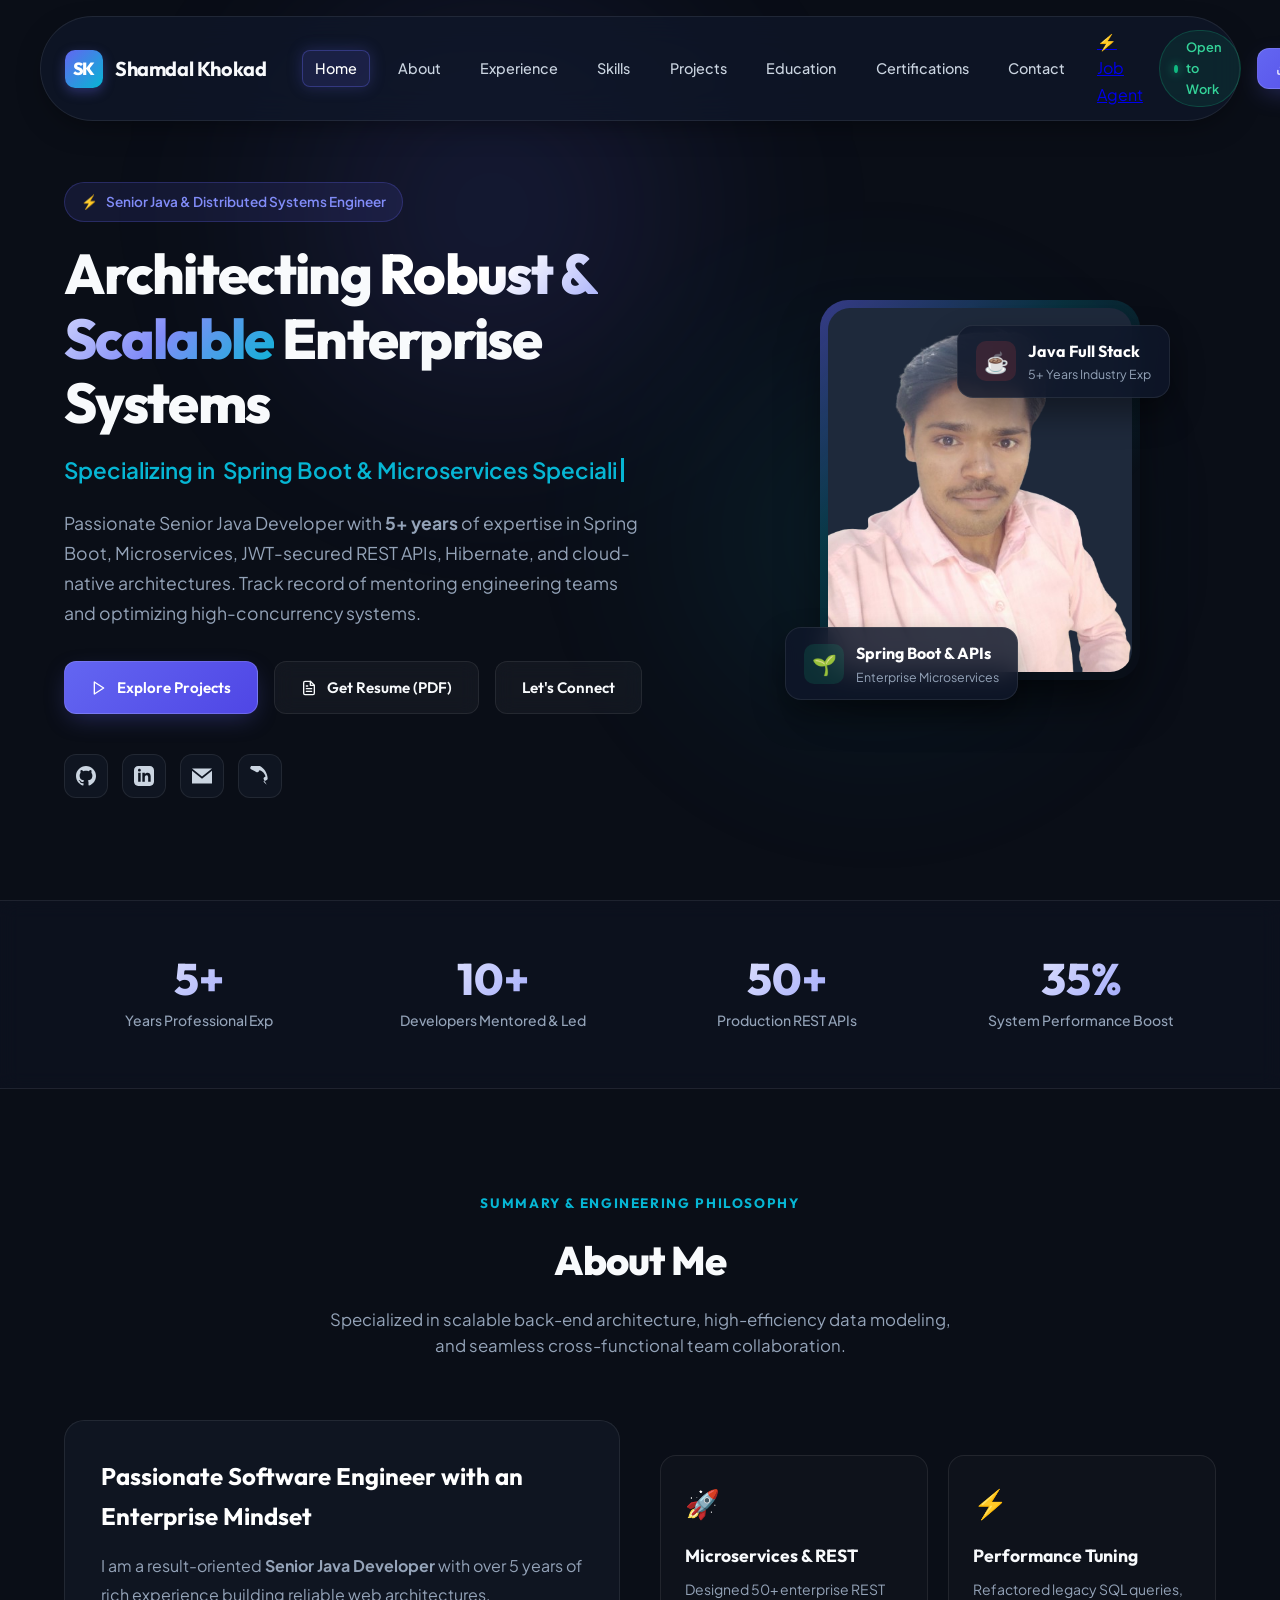
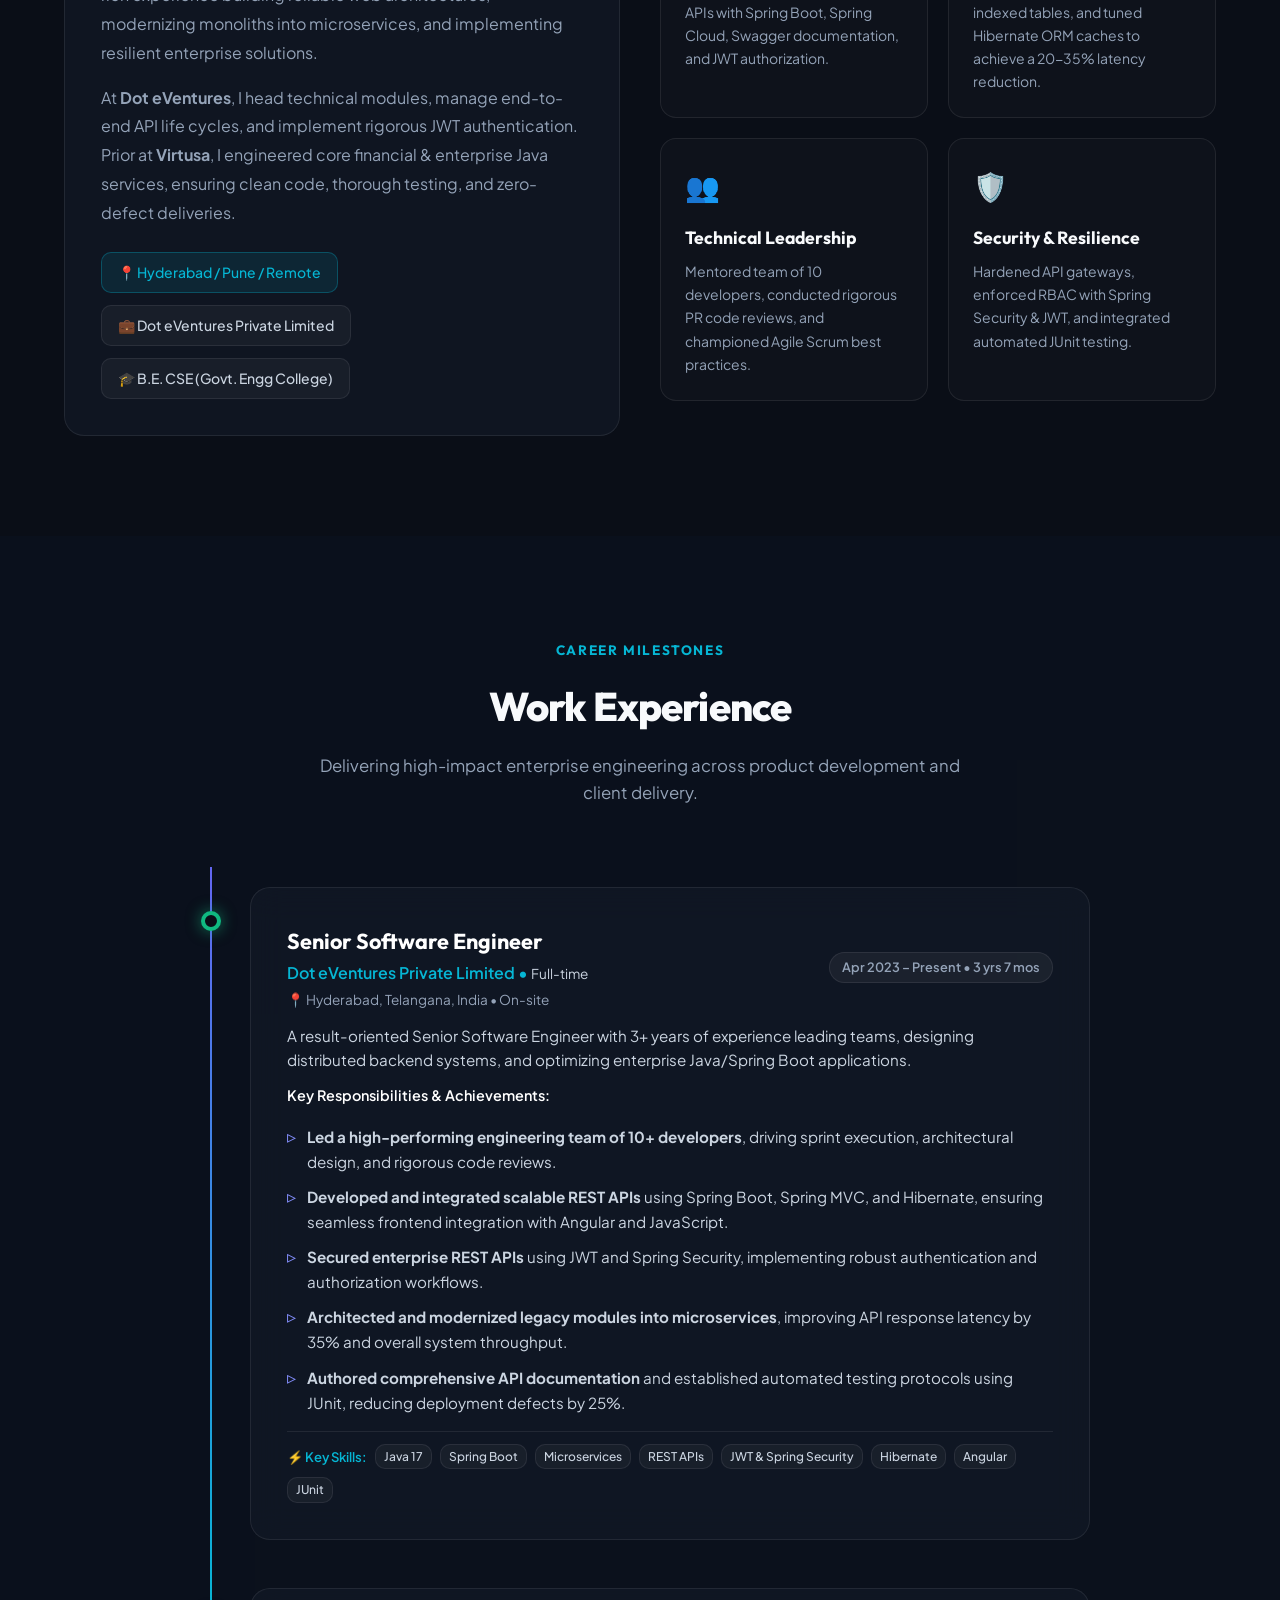
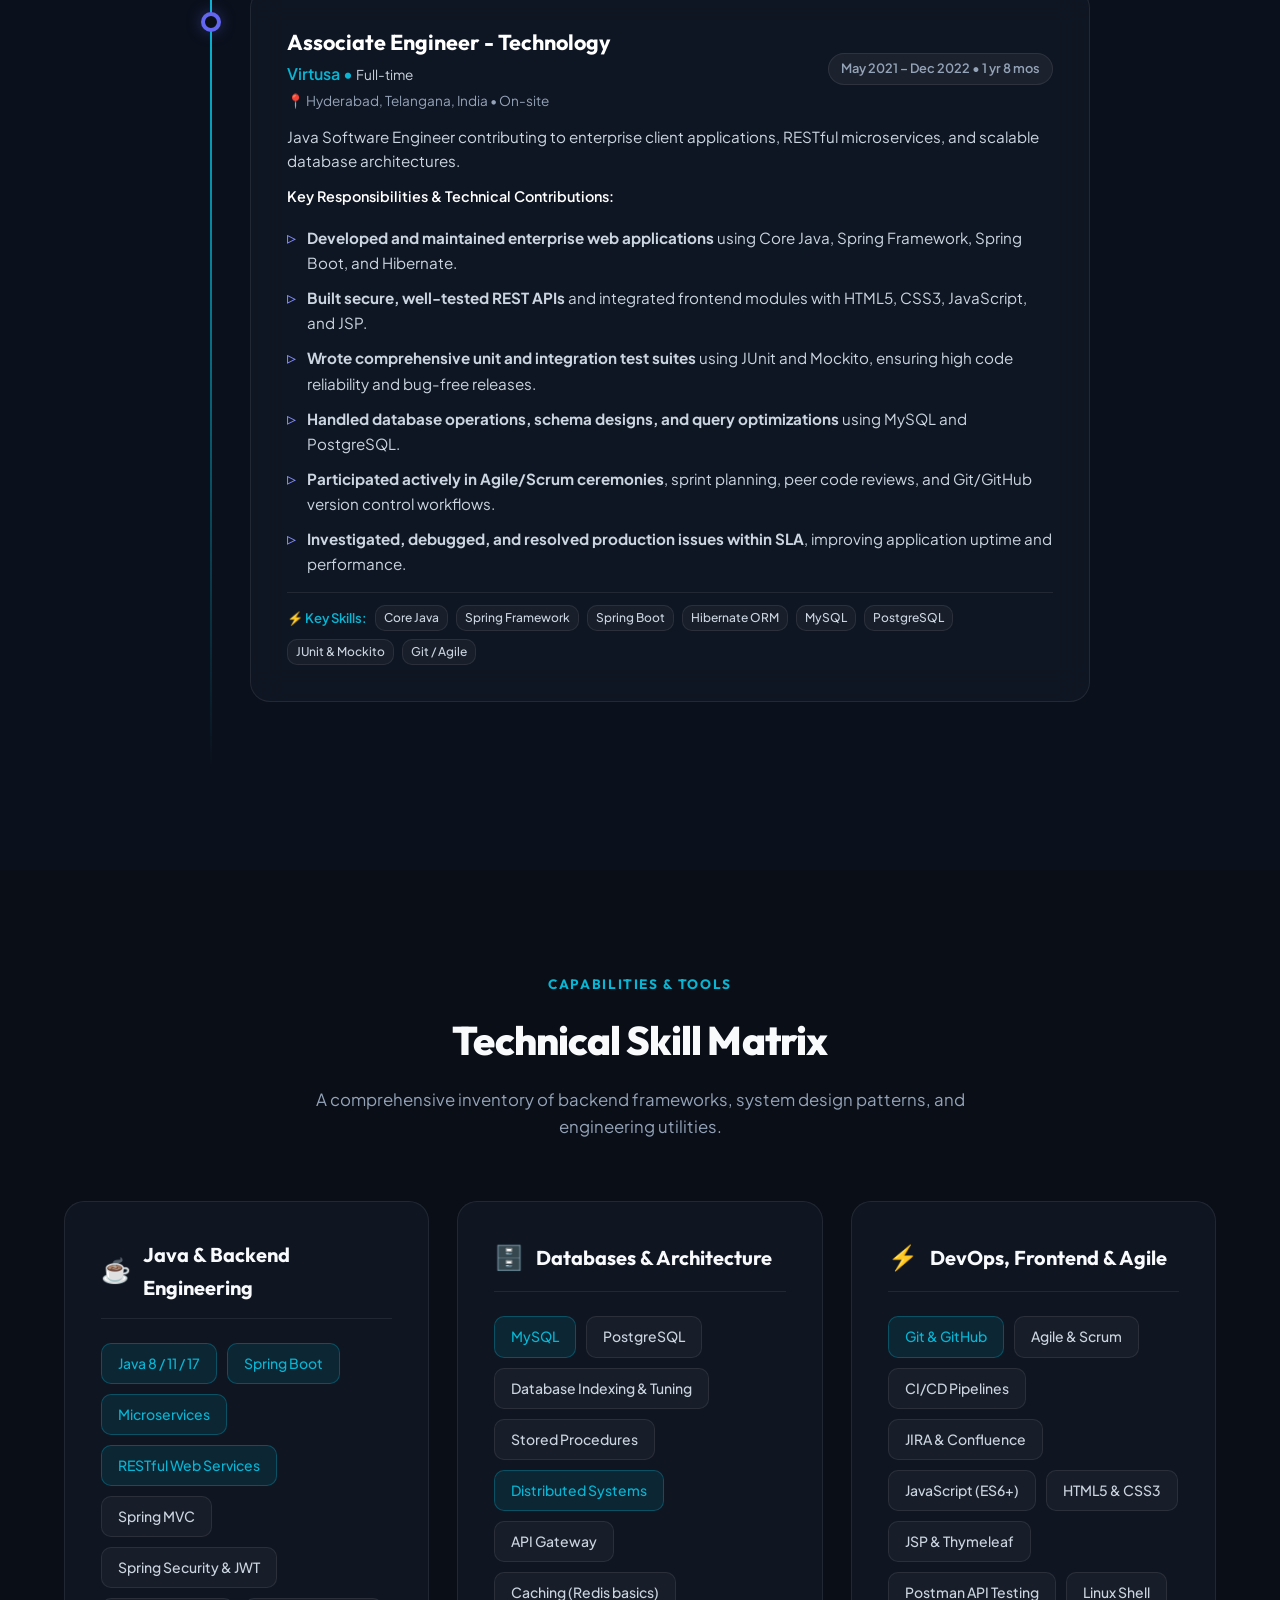
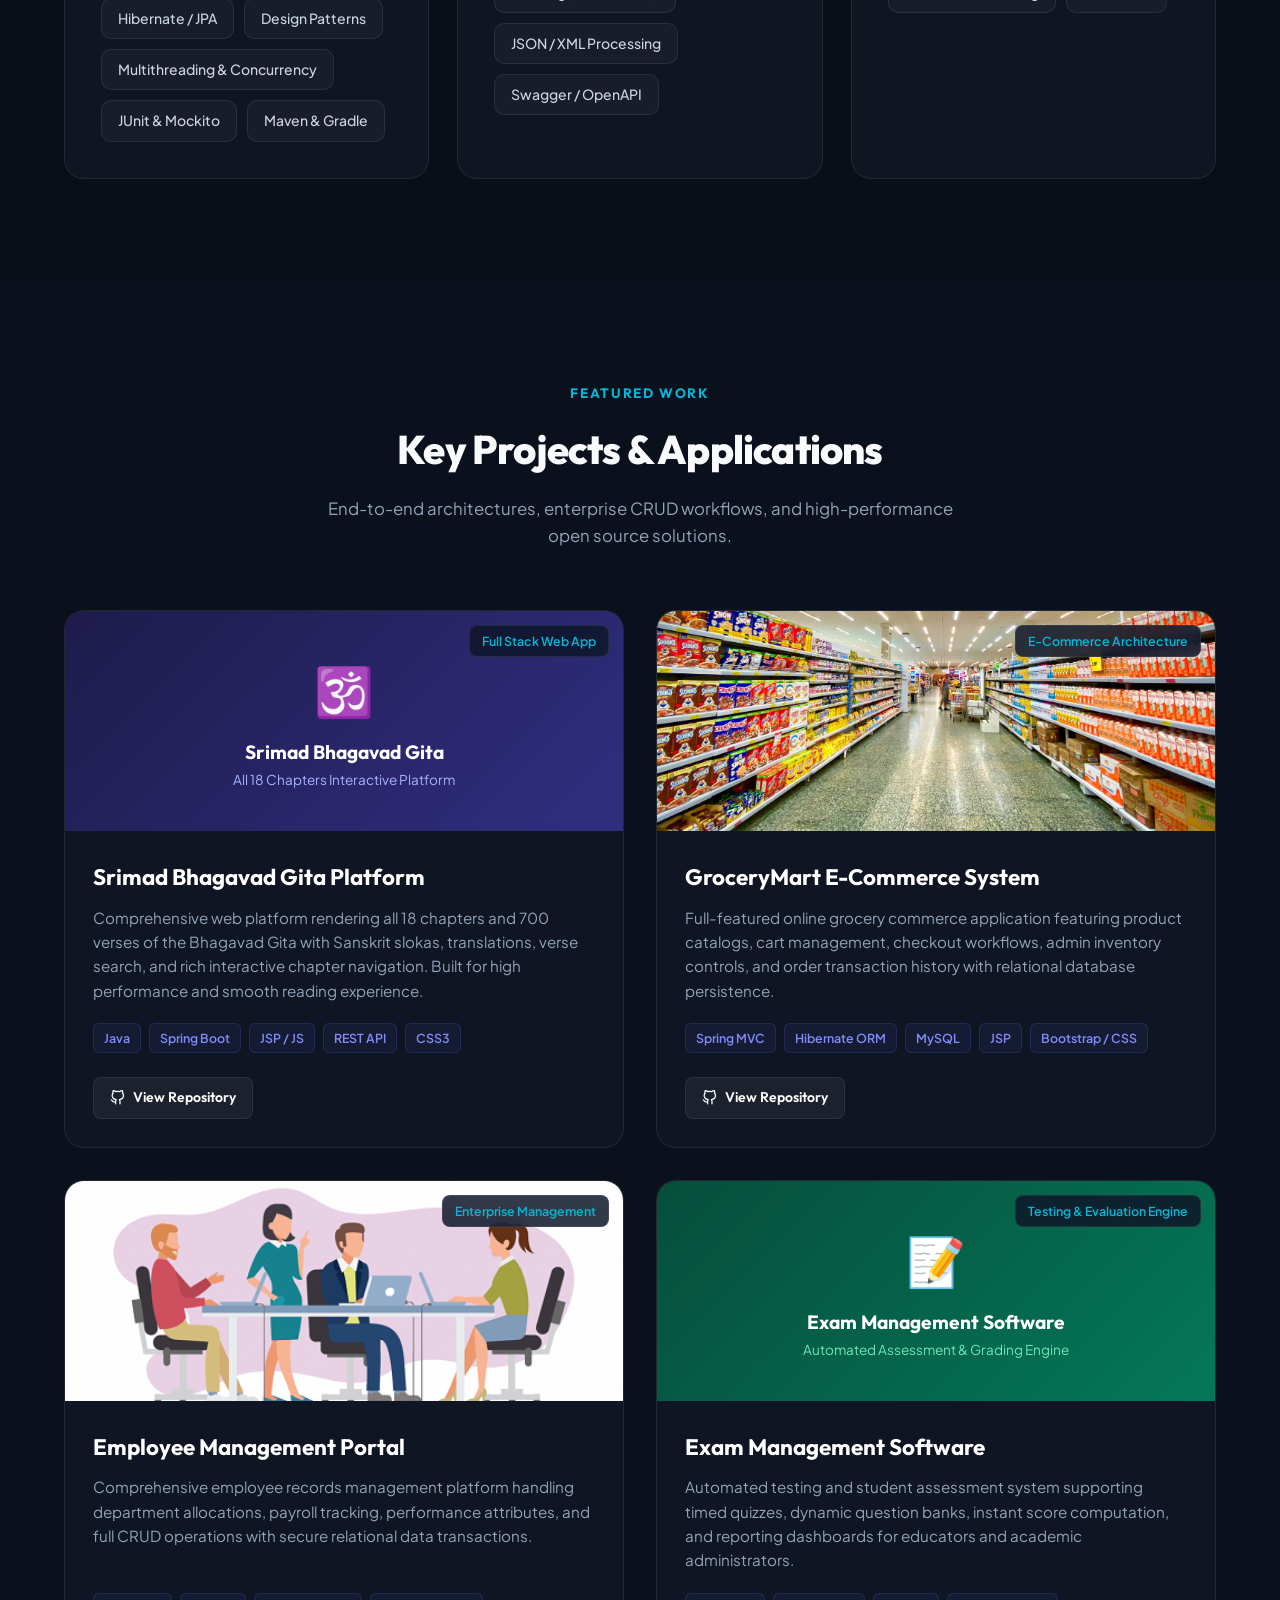
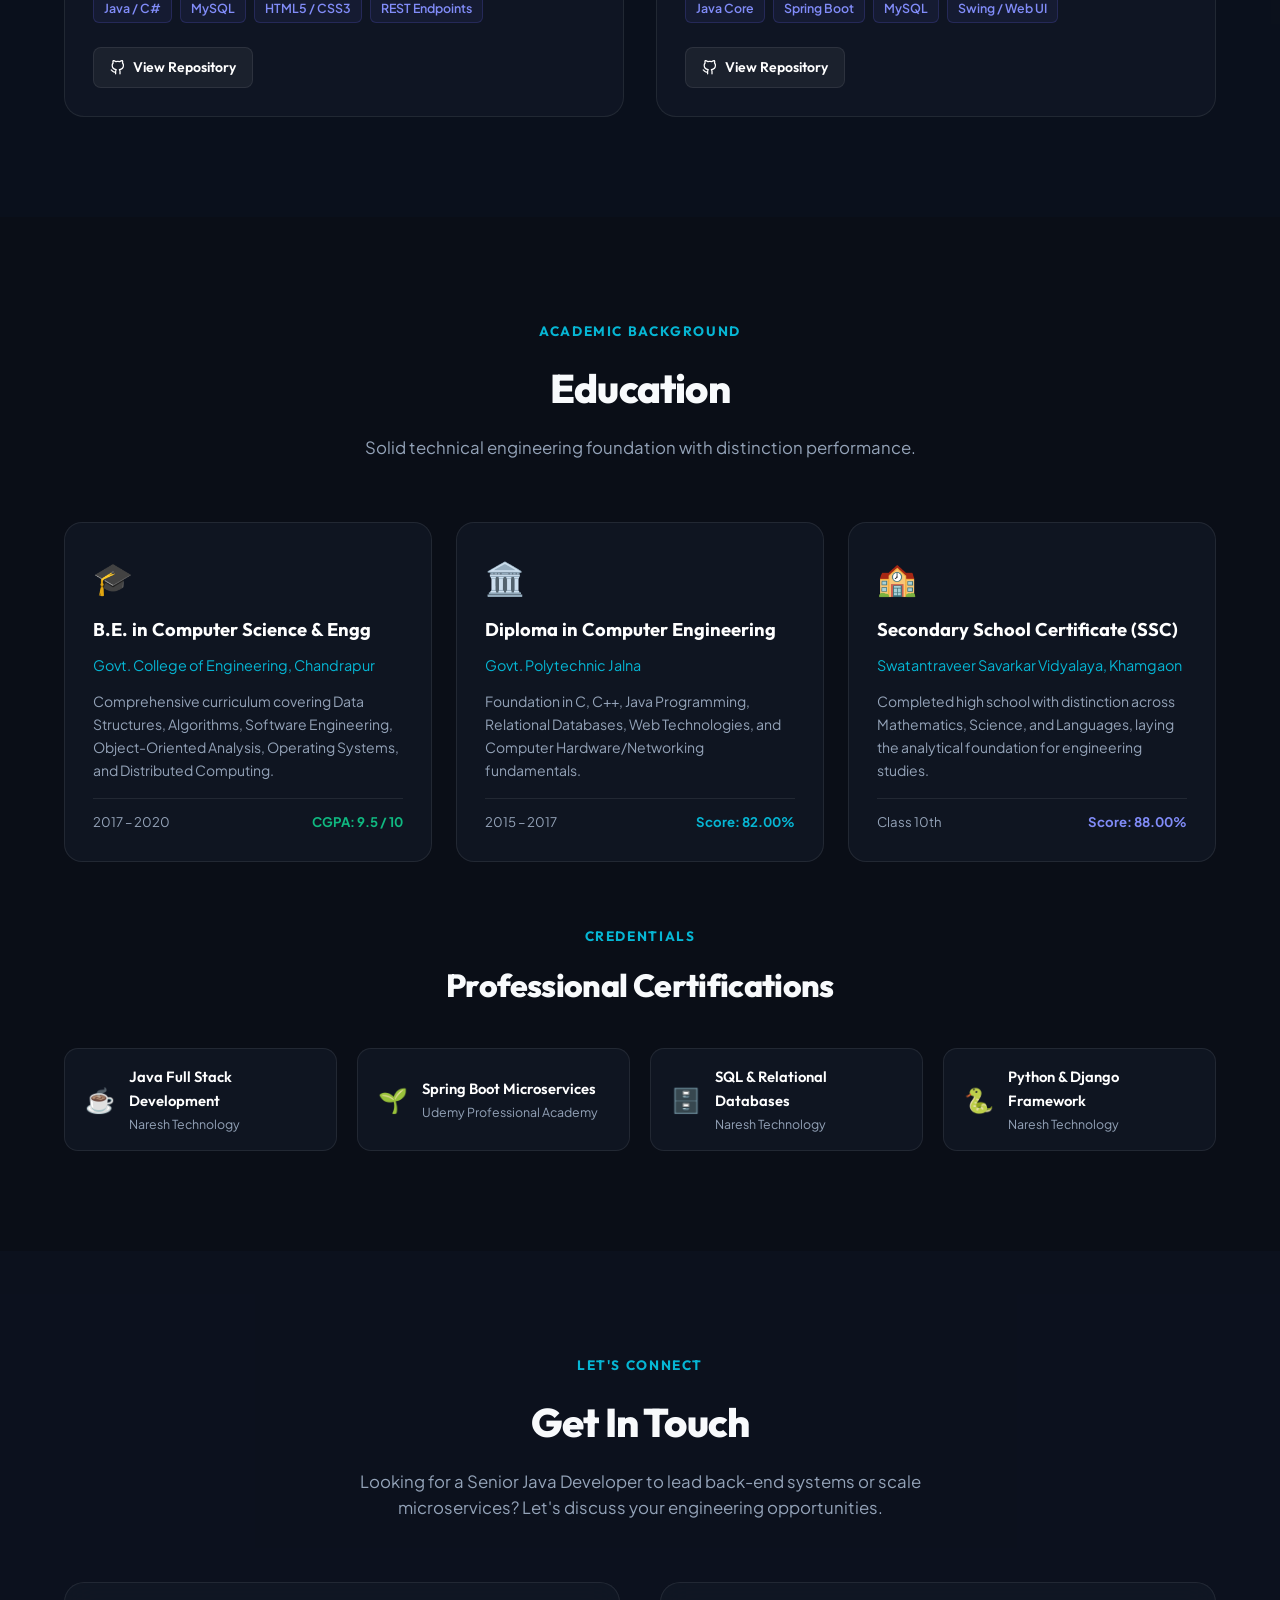
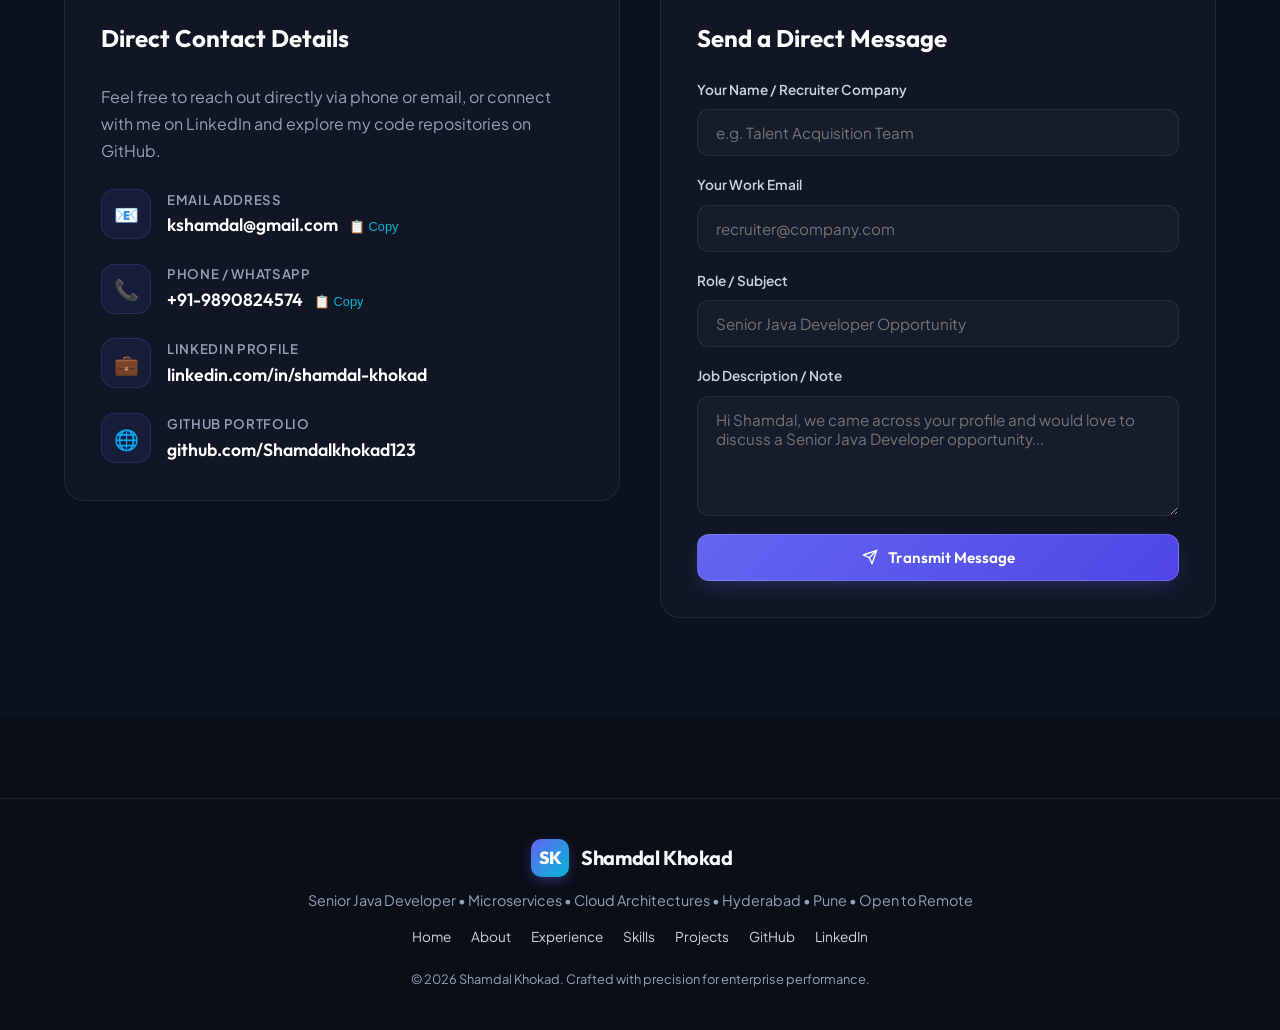
<file: index.html>
<!DOCTYPE html>
<html lang="en">
<head>
  <meta charset="UTF-8">
  <meta name="viewport" content="width=device-width, initial-scale=1.0">
  <title>Shamdal Khokad | Senior Java Developer &amp; Full Stack Engineer</title>
  <meta name="description" content="Portfolio of Shamdal Khokad — Senior Software Engineer with 5+ years of experience specializing in Java, Spring Boot, Microservices, REST APIs, and High-Performance Cloud Architecture.">
  <link rel="icon" type="image/png" href="./src/main/resources/static/images/shamdalprofilephoto.png">

  <!-- Google Fonts & Stylesheets -->
  <link rel="preconnect" href="https://fonts.googleapis.com">
  <link rel="preconnect" href="https://fonts.gstatic.com" crossorigin>
  <link href="https://fonts.googleapis.com/css2?family=Outfit:wght@400;500;600;700;800&family=Plus+Jakarta+Sans:wght@300;400;500;600;700&family=JetBrains+Mono:wght@400;600&display=swap" rel="stylesheet">
  <link rel="stylesheet" href="./src/main/resources/static/css/welcomeCustom.css">
</head>
<body>

  <!-- Ambient Dynamic Glowing Orbs -->
  <div class="ambient-glow" aria-hidden="true"></div>

  <!-- Floating Glass Navbar -->
  <nav class="navbar" id="navbar">
    <a href="#hero" class="nav-brand">
      <div class="nav-logo-badge">SK</div>
      <span>Shamdal Khokad</span>
    </a>

    <ul class="nav-links" id="navLinks">
      <li><a href="#hero" class="nav-link active">Home</a></li>
      <li><a href="#about" class="nav-link">About</a></li>
      <li><a href="#experience" class="nav-link">Experience</a></li>
      <li><a href="#skills" class="nav-link">Skills</a></li>
      <li><a href="#projects" class="nav-link">Projects</a></li>
      <li><a href="#education" class="nav-link">Education</a></li>
      <li><a href="#certifications" class="nav-link">Certifications</a></li>
      <li><a href="#contact" class="nav-link">Contact</a></li>
    </ul>

    <div class="nav-actions">
      <a href="jobs.html" class="nav-agent-btn" title="Open Job Application Command Center">
        <span>⚡ Job Agent</span>
      </a>
      <div class="status-pill" title="Available for immediate Senior Java & Full Stack roles">
        <span class="status-dot"></span>
        <span>Open to Work</span>
      </div>
      <a href="./src/main/resources/static/images/Latest_Resume_2025.pdf" target="_blank" download class="btn btn-primary" style="padding: 8px 18px; font-size: 0.85rem;">
        <svg width="15" height="15" viewBox="0 0 24 24" fill="none" stroke="currentColor" stroke-width="2" stroke-linecap="round" stroke-linejoin="round"><path d="M21 15v4a2 2 0 0 1-2 2H5a2 2 0 0 1-2-2v-4"/><polyline points="7 10 12 15 17 10"/><line x1="12" y1="15" x2="12" y2="3"/></svg>
        <span>Resume</span>
      </a>
      <button class="nav-toggle" id="navToggle" aria-label="Toggle navigation">
        <svg width="24" height="24" viewBox="0 0 24 24" fill="none" stroke="currentColor" stroke-width="2" stroke-linecap="round" stroke-linejoin="round"><line x1="3" y1="12" x2="21" y2="12"/><line x1="3" y1="6" x2="21" y2="6"/><line x1="3" y1="18" x2="21" y2="18"/></svg>
      </button>
    </div>
  </nav>

  <!-- Hero Section -->
  <section class="hero" id="hero">
    <div class="container">
      <div class="hero-grid">
        <div class="hero-text-col">
          <div class="hero-badge">
            <span style="display:inline-block; animation: pulseDot 1.5s infinite;">⚡</span>
            <span>Senior Java &amp; Distributed Systems Engineer</span>
          </div>

          <h1 class="hero-title">
            Architecting <span class="gradient-text">Robust &amp; Scalable</span> Enterprise Systems
          </h1>

          <div class="hero-dynamic">
            <span>Specializing in&nbsp;</span>
            <span id="typingText" style="color: var(--accent-cyan);"></span><span class="typing-cursor"></span>
          </div>

          <p class="hero-description">
            Passionate Senior Java Developer with <strong>5+ years</strong> of expertise in Spring Boot, Microservices, JWT-secured REST APIs, Hibernate, and cloud-native architectures. Track record of mentoring engineering teams and optimizing high-concurrency systems.
          </p>

          <div class="hero-buttons">
            <a href="#projects" class="btn btn-primary">
              <svg width="16" height="16" viewBox="0 0 24 24" fill="none" stroke="currentColor" stroke-width="2" stroke-linecap="round" stroke-linejoin="round"><polygon points="5 3 19 12 5 21 5 3"/></svg>
              <span>Explore Projects</span>
            </a>
            <a href="./src/main/resources/static/images/Latest_Resume_2025.pdf" target="_blank" download class="btn btn-outline">
              <svg width="16" height="16" viewBox="0 0 24 24" fill="none" stroke="currentColor" stroke-width="2" stroke-linecap="round" stroke-linejoin="round"><path d="M14 2H6a2 2 0 0 0-2 2v16a2 2 0 0 0 2 2h12a2 2 0 0 0 2-2V8z"/><polyline points="14 2 14 8 20 8"/><line x1="16" y1="13" x2="8" y2="13"/><line x1="16" y1="17" x2="8" y2="17"/><polyline points="10 9 9 9 8 9"/></svg>
              <span>Get Resume (PDF)</span>
            </a>
            <a href="#contact" class="btn btn-outline">
              <span>Let's Connect</span>
            </a>
          </div>

          <div class="social-strip">
            <a href="https://github.com/Shamdalkhokad123" target="_blank" rel="noopener noreferrer" class="social-btn" title="GitHub Profile">
              <svg viewBox="0 0 24 24"><path d="M12 0c-6.626 0-12 5.373-12 12 0 5.302 3.438 9.8 8.207 11.387.599.111.793-.261.793-.577v-2.234c-3.338.726-4.033-1.416-4.033-1.416-.546-1.387-1.333-1.756-1.333-1.756-1.089-.745.083-.729.083-.729 1.205.084 1.839 1.237 1.839 1.237 1.07 1.834 2.807 1.304 3.492.997.107-.775.418-1.305.762-1.604-2.665-.305-5.467-1.334-5.467-5.931 0-1.311.469-2.381 1.236-3.221-.124-.303-.535-1.524.117-3.176 0 0 1.008-.322 3.301 1.23.957-.266 1.983-.399 3.003-.404 1.02.005 2.047.138 3.006.404 2.291-1.552 3.297-1.23 3.297-1.23.653 1.653.242 2.874.118 3.176.77.84 1.235 1.911 1.235 3.221 0 4.609-2.807 5.624-5.479 5.921.43.372.823 1.102.823 2.222v3.293c0 .319.192.694.801.576 4.765-1.589 8.199-6.086 8.199-11.386 0-6.627-5.373-12-12-12z"/></svg>
            </a>
            <a href="https://www.linkedin.com/in/shamdal-khokad" target="_blank" rel="noopener noreferrer" class="social-btn" title="LinkedIn Profile">
              <svg viewBox="0 0 24 24"><path d="M19 0h-14c-2.761 0-5 2.239-5 5v14c0 2.761 2.239 5 5 5h14c2.762 0 5-2.239 5-5v-14c0-2.761-2.238-5-5-5zm-11 19h-3v-11h3v11zm-1.5-12.268c-.966 0-1.75-.79-1.75-1.764s.784-1.764 1.75-1.764 1.75.79 1.75 1.764-.783 1.764-1.75 1.764zm13.5 12.268h-3v-5.604c0-3.368-4-3.113-4 0v5.604h-3v-11h3v1.765c1.396-2.586 7-2.777 7 2.476v6.759z"/></svg>
            </a>
            <a href="mailto:kshamdal@gmail.com" class="social-btn" title="Send Email">
              <svg viewBox="0 0 24 24"><path d="M12 12.713l-11.985-9.713h23.97l-11.985 9.713zm0 2.574l-12-9.725v15.438h24v-15.438l-12 9.725z"/></svg>
            </a>
            <a href="tel:+919890824574" class="social-btn" title="Phone Call">
              <svg viewBox="0 0 24 24"><path d="M20 22.621l-3.521-6.795c-.456-.88-.135-1.956.732-2.454l1.458-.838c-.375-1.427-1.397-3.411-2.67-4.685s-3.258-2.295-4.685-2.67l-.838 1.458c-.498.867-1.574 1.188-2.454.732l-6.795-3.521c-.88-.456-1.188-1.574-.732-2.454l1.5-2.61c.421-.734 1.229-1.168 2.072-1.114 9.171.587 16.518 7.934 17.105 17.105.054.843-.38 1.651-1.114 2.072l-2.61 1.5c-.88.456-1.956.135-2.454-.732z"/></svg>
            </a>
          </div>
        </div>

        <!-- Hero Visual Showcase -->
        <div class="hero-visual">
          <div class="avatar-wrapper">
            <img src="./src/main/resources/static/images/shamdalprofilephoto.png" alt="Shamdal Khokad" class="avatar-img">
            
            <!-- Floating Stat Badges -->
            <div class="float-card float-card-1">
              <div class="float-icon float-icon-spring">🌱</div>
              <div>
                <div class="float-title">Spring Boot &amp; APIs</div>
                <div class="float-sub">Enterprise Microservices</div>
              </div>
            </div>

            <div class="float-card float-card-2">
              <div class="float-icon float-icon-java">☕</div>
              <div>
                <div class="float-title">Java Full Stack</div>
                <div class="float-sub">5+ Years Industry Exp</div>
              </div>
            </div>
          </div>
        </div>
      </div>
    </div>
  </section>

  <!-- Live Metrics Counter Strip -->
  <section class="stats-strip">
    <div class="container">
      <div class="stats-grid">
        <div class="stat-item">
          <div class="stat-num"><span class="counter" data-target="5">0</span>+</div>
          <div class="stat-label">Years Professional Exp</div>
        </div>
        <div class="stat-item">
          <div class="stat-num"><span class="counter" data-target="10">0</span>+</div>
          <div class="stat-label">Developers Mentored &amp; Led</div>
        </div>
        <div class="stat-item">
          <div class="stat-num"><span class="counter" data-target="50">0</span>+</div>
          <div class="stat-label">Production REST APIs</div>
        </div>
        <div class="stat-item">
          <div class="stat-num"><span class="counter" data-target="35">0</span>%</div>
          <div class="stat-label">System Performance Boost</div>
        </div>
      </div>
    </div>
  </section>

  <!-- About Section -->
  <section class="section" id="about">
    <div class="container">
      <div class="section-header">
        <span class="section-tag">Summary &amp; Engineering Philosophy</span>
        <h2 class="section-title">About Me</h2>
        <p class="section-desc">Specialized in scalable back-end architecture, high-efficiency data modeling, and seamless cross-functional team collaboration.</p>
      </div>

      <div class="about-grid">
        <div class="glass-card">
          <h3 style="font-family: var(--font-heading); font-size: 1.5rem; margin-bottom: 16px; color: #fff;">
            Passionate Software Engineer with an Enterprise Mindset
          </h3>
          <p style="color: var(--text-muted); line-height: 1.8; margin-bottom: 16px;">
            I am a result-oriented <strong>Senior Java Developer</strong> with over 5 years of rich experience building reliable web architectures, modernizing monoliths into microservices, and implementing resilient enterprise solutions.
          </p>
          <p style="color: var(--text-muted); line-height: 1.8; margin-bottom: 24px;">
            At <strong>Dot eVentures</strong>, I head technical modules, manage end-to-end API life cycles, and implement rigorous JWT authentication. Prior at <strong>Virtusa</strong>, I engineered core financial &amp; enterprise Java services, ensuring clean code, thorough testing, and zero-defect deliveries.
          </p>
          <div style="display: flex; gap: 12px; flex-wrap: wrap;">
            <span class="skill-pill hot">📍 Hyderabad / Pune / Remote</span>
            <span class="skill-pill">💼 Dot eVentures Private Limited</span>
            <span class="skill-pill">🎓 B.E. CSE (Govt. Engg College)</span>
          </div>
        </div>

        <div class="about-highlights">
          <div class="highlight-box">
            <span class="highlight-icon">🚀</span>
            <h4 class="highlight-title">Microservices &amp; REST</h4>
            <p class="highlight-desc">Designed 50+ enterprise REST APIs with Spring Boot, Spring Cloud, Swagger documentation, and JWT authorization.</p>
          </div>
          <div class="highlight-box">
            <span class="highlight-icon">⚡</span>
            <h4 class="highlight-title">Performance Tuning</h4>
            <p class="highlight-desc">Refactored legacy SQL queries, indexed tables, and tuned Hibernate ORM caches to achieve a 20-35% latency reduction.</p>
          </div>
          <div class="highlight-box">
            <span class="highlight-icon">👥</span>
            <h4 class="highlight-title">Technical Leadership</h4>
            <p class="highlight-desc">Mentored team of 10 developers, conducted rigorous PR code reviews, and championed Agile Scrum best practices.</p>
          </div>
          <div class="highlight-box">
            <span class="highlight-icon">🛡️</span>
            <h4 class="highlight-title">Security &amp; Resilience</h4>
            <p class="highlight-desc">Hardened API gateways, enforced RBAC with Spring Security &amp; JWT, and integrated automated JUnit testing.</p>
          </div>
        </div>
      </div>
    </div>
  </section>

  <!-- Work Experience Timeline -->
  <section class="section" id="experience" style="background: rgba(15, 23, 42, 0.3);">
    <div class="container">
      <div class="section-header">
        <span class="section-tag">Career Milestones</span>
        <h2 class="section-title">Work Experience</h2>
        <p class="section-desc">Delivering high-impact enterprise engineering across product development and client delivery.</p>
      </div>

      <div class="timeline">
        <!-- Experience 1: Dot eVentures -->
        <div class="timeline-item active">
          <div class="timeline-dot"></div>
          <div class="glass-card">
            <div class="timeline-header">
              <div>
                <h3 class="timeline-role">Senior Software Engineer</h3>
                <div class="timeline-company">Dot eVentures Private Limited &bull; <span style="font-size: 0.85rem; color: var(--text-sub); font-weight: normal;">Full-time</span></div>
                <div style="font-size: 0.85rem; color: var(--text-muted); margin-top: 3px;">📍 Hyderabad, Telangana, India &bull; On-site</div>
              </div>
              <span class="timeline-date">Apr 2023 &ndash; Present &bull; 3 yrs 7 mos</span>
            </div>
            <p style="color: var(--text-sub); font-size: 0.95rem; margin-top: 10px; margin-bottom: 12px; line-height: 1.6;">
              A result-oriented Senior Software Engineer with 3+ years of experience leading teams, designing distributed backend systems, and optimizing enterprise Java/Spring Boot applications.
            </p>
            <div style="font-weight: 600; color: #fff; font-size: 0.9rem; margin-top: 12px; margin-bottom: 8px;">Key Responsibilities &amp; Achievements:</div>
            <ul class="timeline-bullets">
              <li><strong>Led a high-performing engineering team of 10+ developers</strong>, driving sprint execution, architectural design, and rigorous code reviews.</li>
              <li><strong>Developed and integrated scalable REST APIs</strong> using Spring Boot, Spring MVC, and Hibernate, ensuring seamless frontend integration with Angular and JavaScript.</li>
              <li><strong>Secured enterprise REST APIs</strong> using JWT and Spring Security, implementing robust authentication and authorization workflows.</li>
              <li><strong>Architected and modernized legacy modules into microservices</strong>, improving API response latency by 35% and overall system throughput.</li>
              <li><strong>Authored comprehensive API documentation</strong> and established automated testing protocols using JUnit, reducing deployment defects by 25%.</li>
            </ul>
            <div style="margin-top: 16px; padding-top: 12px; border-top: 1px solid rgba(255, 255, 255, 0.08); display: flex; align-items: center; gap: 8px; flex-wrap: wrap;">
              <span style="color: var(--accent-cyan); font-size: 0.82rem; font-weight: 600;">⚡ Key Skills:</span>
              <span class="skill-pill" style="font-size: 0.75rem; padding: 2px 8px;">Java 17</span>
              <span class="skill-pill" style="font-size: 0.75rem; padding: 2px 8px;">Spring Boot</span>
              <span class="skill-pill" style="font-size: 0.75rem; padding: 2px 8px;">Microservices</span>
              <span class="skill-pill" style="font-size: 0.75rem; padding: 2px 8px;">REST APIs</span>
              <span class="skill-pill" style="font-size: 0.75rem; padding: 2px 8px;">JWT &amp; Spring Security</span>
              <span class="skill-pill" style="font-size: 0.75rem; padding: 2px 8px;">Hibernate</span>
              <span class="skill-pill" style="font-size: 0.75rem; padding: 2px 8px;">Angular</span>
              <span class="skill-pill" style="font-size: 0.75rem; padding: 2px 8px;">JUnit</span>
            </div>
          </div>
        </div>

        <!-- Experience 2: Virtusa -->
        <div class="timeline-item">
          <div class="timeline-dot"></div>
          <div class="glass-card">
            <div class="timeline-header">
              <div>
                <h3 class="timeline-role">Associate Engineer - Technology</h3>
                <div class="timeline-company">Virtusa &bull; <span style="font-size: 0.85rem; color: var(--text-sub); font-weight: normal;">Full-time</span></div>
                <div style="font-size: 0.85rem; color: var(--text-muted); margin-top: 3px;">📍 Hyderabad, Telangana, India &bull; On-site</div>
              </div>
              <span class="timeline-date">May 2021 &ndash; Dec 2022 &bull; 1 yr 8 mos</span>
            </div>
            <p style="color: var(--text-sub); font-size: 0.95rem; margin-top: 10px; margin-bottom: 12px; line-height: 1.6;">
              Java Software Engineer contributing to enterprise client applications, RESTful microservices, and scalable database architectures.
            </p>
            <div style="font-weight: 600; color: #fff; font-size: 0.9rem; margin-top: 12px; margin-bottom: 8px;">Key Responsibilities &amp; Technical Contributions:</div>
            <ul class="timeline-bullets">
              <li><strong>Developed and maintained enterprise web applications</strong> using Core Java, Spring Framework, Spring Boot, and Hibernate.</li>
              <li><strong>Built secure, well-tested REST APIs</strong> and integrated frontend modules with HTML5, CSS3, JavaScript, and JSP.</li>
              <li><strong>Wrote comprehensive unit and integration test suites</strong> using JUnit and Mockito, ensuring high code reliability and bug-free releases.</li>
              <li><strong>Handled database operations, schema designs, and query optimizations</strong> using MySQL and PostgreSQL.</li>
              <li><strong>Participated actively in Agile/Scrum ceremonies</strong>, sprint planning, peer code reviews, and Git/GitHub version control workflows.</li>
              <li><strong>Investigated, debugged, and resolved production issues within SLA</strong>, improving application uptime and performance.</li>
            </ul>
            <div style="margin-top: 16px; padding-top: 12px; border-top: 1px solid rgba(255, 255, 255, 0.08); display: flex; align-items: center; gap: 8px; flex-wrap: wrap;">
              <span style="color: var(--accent-cyan); font-size: 0.82rem; font-weight: 600;">⚡ Key Skills:</span>
              <span class="skill-pill" style="font-size: 0.75rem; padding: 2px 8px;">Core Java</span>
              <span class="skill-pill" style="font-size: 0.75rem; padding: 2px 8px;">Spring Framework</span>
              <span class="skill-pill" style="font-size: 0.75rem; padding: 2px 8px;">Spring Boot</span>
              <span class="skill-pill" style="font-size: 0.75rem; padding: 2px 8px;">Hibernate ORM</span>
              <span class="skill-pill" style="font-size: 0.75rem; padding: 2px 8px;">MySQL</span>
              <span class="skill-pill" style="font-size: 0.75rem; padding: 2px 8px;">PostgreSQL</span>
              <span class="skill-pill" style="font-size: 0.75rem; padding: 2px 8px;">JUnit &amp; Mockito</span>
              <span class="skill-pill" style="font-size: 0.75rem; padding: 2px 8px;">Git / Agile</span>
            </div>
          </div>
        </div>
      </div>
    </div>
  </section>

  <!-- Technical Skills Matrix -->
  <section class="section" id="skills">
    <div class="container">
      <div class="section-header">
        <span class="section-tag">Capabilities &amp; Tools</span>
        <h2 class="section-title">Technical Skill Matrix</h2>
        <p class="section-desc">A comprehensive inventory of backend frameworks, system design patterns, and engineering utilities.</p>
      </div>

      <div class="skills-grid">
        <!-- Backend Card -->
        <div class="glass-card">
          <div class="skill-category-title">
            <span style="font-size: 1.5rem;">☕</span>
            <span>Java &amp; Backend Engineering</span>
          </div>
          <div class="skill-badges">
            <span class="skill-pill hot">Java 8 / 11 / 17</span>
            <span class="skill-pill hot">Spring Boot</span>
            <span class="skill-pill hot">Microservices</span>
            <span class="skill-pill hot">RESTful Web Services</span>
            <span class="skill-pill">Spring MVC</span>
            <span class="skill-pill">Spring Security &amp; JWT</span>
            <span class="skill-pill">Hibernate / JPA</span>
            <span class="skill-pill">Design Patterns</span>
            <span class="skill-pill">Multithreading &amp; Concurrency</span>
            <span class="skill-pill">JUnit &amp; Mockito</span>
            <span class="skill-pill">Maven &amp; Gradle</span>
          </div>
        </div>

        <!-- Database & Cloud Card -->
        <div class="glass-card">
          <div class="skill-category-title">
            <span style="font-size: 1.5rem;">🗄️</span>
            <span>Databases &amp; Architecture</span>
          </div>
          <div class="skill-badges">
            <span class="skill-pill hot">MySQL</span>
            <span class="skill-pill">PostgreSQL</span>
            <span class="skill-pill">Database Indexing &amp; Tuning</span>
            <span class="skill-pill">Stored Procedures</span>
            <span class="skill-pill hot">Distributed Systems</span>
            <span class="skill-pill">API Gateway</span>
            <span class="skill-pill">Caching (Redis basics)</span>
            <span class="skill-pill">JSON / XML Processing</span>
            <span class="skill-pill">Swagger / OpenAPI</span>
          </div>
        </div>

        <!-- Frontend & DevOps Card -->
        <div class="glass-card">
          <div class="skill-category-title">
            <span style="font-size: 1.5rem;">⚡</span>
            <span>DevOps, Frontend &amp; Agile</span>
          </div>
          <div class="skill-badges">
            <span class="skill-pill hot">Git &amp; GitHub</span>
            <span class="skill-pill">Agile &amp; Scrum</span>
            <span class="skill-pill">CI/CD Pipelines</span>
            <span class="skill-pill">JIRA &amp; Confluence</span>
            <span class="skill-pill">JavaScript (ES6+)</span>
            <span class="skill-pill">HTML5 &amp; CSS3</span>
            <span class="skill-pill">JSP &amp; Thymeleaf</span>
            <span class="skill-pill">Postman API Testing</span>
            <span class="skill-pill">Linux Shell</span>
          </div>
        </div>
      </div>
    </div>
  </section>

  <!-- Featured Projects Showcase -->
  <section class="section" id="projects" style="background: rgba(15, 23, 42, 0.3);">
    <div class="container">
      <div class="section-header">
        <span class="section-tag">Featured Work</span>
        <h2 class="section-title">Key Projects &amp; Applications</h2>
        <p class="section-desc">End-to-end architectures, enterprise CRUD workflows, and high-performance open source solutions.</p>
      </div>

      <div class="projects-grid">
        <!-- Project 1: Bhagavad Gita App -->
        <div class="project-card">
          <div class="project-media" style="background: linear-gradient(135deg, #1e1b4b, #312e81); display:flex; align-items:center; justify-content:center; text-align:center; padding: 20px;">
            <div style="color: #c7d2fe;">
              <div style="font-size: 3rem; margin-bottom: 8px;">🕉️</div>
              <div style="font-family: var(--font-heading); font-weight:700; font-size:1.2rem; color:#fff;">Srimad Bhagavad Gita</div>
              <div style="font-size: 0.85rem; color: #a5b4fc;">All 18 Chapters Interactive Platform</div>
            </div>
            <span class="project-badge-top">Full Stack Web App</span>
          </div>
          <div class="project-content">
            <h3 class="project-title">Srimad Bhagavad Gita Platform</h3>
            <p class="project-desc">
              Comprehensive web platform rendering all 18 chapters and 700 verses of the Bhagavad Gita with Sanskrit slokas, translations, verse search, and rich interactive chapter navigation. Built for high performance and smooth reading experience.
            </p>
            <div class="project-tags">
              <span class="project-tag">Java</span>
              <span class="project-tag">Spring Boot</span>
              <span class="project-tag">JSP / JS</span>
              <span class="project-tag">REST API</span>
              <span class="project-tag">CSS3</span>
            </div>
            <div class="project-actions">
              <a href="https://github.com/Shamdalkhokad123/Srimad-Bhagavad-Gita-All-18-Chapters" target="_blank" rel="noopener noreferrer" class="project-link-btn">
                <svg width="15" height="15" viewBox="0 0 24 24" fill="none" stroke="currentColor" stroke-width="2" stroke-linecap="round" stroke-linejoin="round"><path d="M9 19c-5 1.5-5-2.5-7-3m14 6v-3.87a3.37 3.37 0 0 0-.94-2.61c3.14-.35 6.44-1.54 6.44-7A5.44 5.44 0 0 0 20 4.77 5.07 5.07 0 0 0 19.91 1S18.73.65 16 2.48a13.38 13.38 0 0 0-7 0C6.27.65 5.09 1 5.09 1A5.07 5.07 0 0 0 5 4.77a5.44 5.44 0 0 0-1.5 3.78c0 5.42 3.3 6.61 6.44 7A3.37 3.37 0 0 0 9 18.13V22"/></svg>
                <span>View Repository</span>
              </a>
            </div>
          </div>
        </div>

        <!-- Project 2: Grocery Mart -->
        <div class="project-card">
          <div class="project-media">
            <img src="./src/main/resources/static/images/grocerymart111.jpg" alt="Grocery Mart Web Application">
            <span class="project-badge-top">E-Commerce Architecture</span>
          </div>
          <div class="project-content">
            <h3 class="project-title">GroceryMart E-Commerce System</h3>
            <p class="project-desc">
              Full-featured online grocery commerce application featuring product catalogs, cart management, checkout workflows, admin inventory controls, and order transaction history with relational database persistence.
            </p>
            <div class="project-tags">
              <span class="project-tag">Spring MVC</span>
              <span class="project-tag">Hibernate ORM</span>
              <span class="project-tag">MySQL</span>
              <span class="project-tag">JSP</span>
              <span class="project-tag">Bootstrap / CSS</span>
            </div>
            <div class="project-actions">
              <a href="https://github.com/Shamdalkhokad123/GroceryMart" target="_blank" rel="noopener noreferrer" class="project-link-btn">
                <svg width="15" height="15" viewBox="0 0 24 24" fill="none" stroke="currentColor" stroke-width="2" stroke-linecap="round" stroke-linejoin="round"><path d="M9 19c-5 1.5-5-2.5-7-3m14 6v-3.87a3.37 3.37 0 0 0-.94-2.61c3.14-.35 6.44-1.54 6.44-7A5.44 5.44 0 0 0 20 4.77 5.07 5.07 0 0 0 19.91 1S18.73.65 16 2.48a13.38 13.38 0 0 0-7 0C6.27.65 5.09 1 5.09 1A5.07 5.07 0 0 0 5 4.77a5.44 5.44 0 0 0-1.5 3.78c0 5.42 3.3 6.61 6.44 7A3.37 3.37 0 0 0 9 18.13V22"/></svg>
                <span>View Repository</span>
              </a>
            </div>
          </div>
        </div>

        <!-- Project 3: Employee Management System -->
        <div class="project-card">
          <div class="project-media">
            <img src="./src/main/resources/static/images/employeemanagementsystem.png" alt="Employee Management System">
            <span class="project-badge-top">Enterprise Management</span>
          </div>
          <div class="project-content">
            <h3 class="project-title">Employee Management Portal</h3>
            <p class="project-desc">
              Comprehensive employee records management platform handling department allocations, payroll tracking, performance attributes, and full CRUD operations with secure relational data transactions.
            </p>
            <div class="project-tags">
              <span class="project-tag">Java / C#</span>
              <span class="project-tag">MySQL</span>
              <span class="project-tag">HTML5 / CSS3</span>
              <span class="project-tag">REST Endpoints</span>
            </div>
            <div class="project-actions">
              <a href="https://github.com/Shamdalkhokad123/Employee-management-sham" target="_blank" rel="noopener noreferrer" class="project-link-btn">
                <svg width="15" height="15" viewBox="0 0 24 24" fill="none" stroke="currentColor" stroke-width="2" stroke-linecap="round" stroke-linejoin="round"><path d="M9 19c-5 1.5-5-2.5-7-3m14 6v-3.87a3.37 3.37 0 0 0-.94-2.61c3.14-.35 6.44-1.54 6.44-7A5.44 5.44 0 0 0 20 4.77 5.07 5.07 0 0 0 19.91 1S18.73.65 16 2.48a13.38 13.38 0 0 0-7 0C6.27.65 5.09 1 5.09 1A5.07 5.07 0 0 0 5 4.77a5.44 5.44 0 0 0-1.5 3.78c0 5.42 3.3 6.61 6.44 7A3.37 3.37 0 0 0 9 18.13V22"/></svg>
                <span>View Repository</span>
              </a>
            </div>
          </div>
        </div>

        <!-- Project 4: Exam Management Software -->
        <div class="project-card">
          <div class="project-media" style="background: linear-gradient(135deg, #064e3b, #047857); display:flex; align-items:center; justify-content:center; text-align:center; padding: 20px;">
            <div style="color: #a7f3d0;">
              <div style="font-size: 3rem; margin-bottom: 8px;">📝</div>
              <div style="font-family: var(--font-heading); font-weight:700; font-size:1.2rem; color:#fff;">Exam Management Software</div>
              <div style="font-size: 0.85rem; color: #6ee7b7;">Automated Assessment &amp; Grading Engine</div>
            </div>
            <span class="project-badge-top">Testing &amp; Evaluation Engine</span>
          </div>
          <div class="project-content">
            <h3 class="project-title">Exam Management Software</h3>
            <p class="project-desc">
              Automated testing and student assessment system supporting timed quizzes, dynamic question banks, instant score computation, and reporting dashboards for educators and academic administrators.
            </p>
            <div class="project-tags">
              <span class="project-tag">Java Core</span>
              <span class="project-tag">Spring Boot</span>
              <span class="project-tag">MySQL</span>
              <span class="project-tag">Swing / Web UI</span>
            </div>
            <div class="project-actions">
              <a href="https://github.com/Shamdalkhokad123/Exam-Management-Software" target="_blank" rel="noopener noreferrer" class="project-link-btn">
                <svg width="15" height="15" viewBox="0 0 24 24" fill="none" stroke="currentColor" stroke-width="2" stroke-linecap="round" stroke-linejoin="round"><path d="M9 19c-5 1.5-5-2.5-7-3m14 6v-3.87a3.37 3.37 0 0 0-.94-2.61c3.14-.35 6.44-1.54 6.44-7A5.44 5.44 0 0 0 20 4.77 5.07 5.07 0 0 0 19.91 1S18.73.65 16 2.48a13.38 13.38 0 0 0-7 0C6.27.65 5.09 1 5.09 1A5.07 5.07 0 0 0 5 4.77a5.44 5.44 0 0 0-1.5 3.78c0 5.42 3.3 6.61 6.44 7A3.37 3.37 0 0 0 9 18.13V22"/></svg>
                <span>View Repository</span>
              </a>
            </div>
          </div>
        </div>
      </div>
    </div>
  </section>

  <!-- Education & Certifications Section -->
  <section class="section" id="education">
    <div class="container">
      <div class="section-header">
        <span class="section-tag">Academic Background</span>
        <h2 class="section-title">Education</h2>
        <p class="section-desc">Solid technical engineering foundation with distinction performance.</p>
      </div>

      <div class="edu-grid">
        <div class="edu-card">
          <div style="font-size: 2rem; margin-bottom: 12px;">🎓</div>
          <h3 class="edu-degree">B.E. in Computer Science &amp; Engg</h3>
          <div class="edu-inst">Govt. College of Engineering, Chandrapur</div>
          <p style="color: var(--text-muted); font-size: 0.875rem; margin-bottom: 16px;">
            Comprehensive curriculum covering Data Structures, Algorithms, Software Engineering, Object-Oriented Analysis, Operating Systems, and Distributed Computing.
          </p>
          <div class="edu-meta">
            <span>2017 &ndash; 2020</span>
            <strong style="color: var(--accent-emerald);">CGPA: 9.5 / 10</strong>
          </div>
        </div>

        <div class="edu-card">
          <div style="font-size: 2rem; margin-bottom: 12px;">🏛️</div>
          <h3 class="edu-degree">Diploma in Computer Engineering</h3>
          <div class="edu-inst">Govt. Polytechnic Jalna</div>
          <p style="color: var(--text-muted); font-size: 0.875rem; margin-bottom: 16px;">
            Foundation in C, C++, Java Programming, Relational Databases, Web Technologies, and Computer Hardware/Networking fundamentals.
          </p>
          <div class="edu-meta">
            <span>2015 &ndash; 2017</span>
            <strong style="color: var(--accent-cyan);">Score: 82.00%</strong>
          </div>
        </div>

        <div class="edu-card">
          <div style="font-size: 2rem; margin-bottom: 12px;">🏫</div>
          <h3 class="edu-degree">Secondary School Certificate (SSC)</h3>
          <div class="edu-inst">Swatantraveer Savarkar Vidyalaya, Khamgaon</div>
          <p style="color: var(--text-muted); font-size: 0.875rem; margin-bottom: 16px;">
            Completed high school with distinction across Mathematics, Science, and Languages, laying the analytical foundation for engineering studies.
          </p>
          <div class="edu-meta">
            <span>Class 10th</span>
            <strong style="color: var(--primary-light);">Score: 88.00%</strong>
          </div>
        </div>
      </div>

      <!-- Certifications Sub-block -->
      <div id="certifications" style="margin-top: 60px;">
        <div class="section-header" style="margin-bottom: 36px;">
          <span class="section-tag">Credentials</span>
          <h2 class="section-title" style="font-size: 2rem;">Professional Certifications</h2>
        </div>

        <div class="certs-grid">
          <div class="cert-pill-card">
            <span class="cert-icon">☕</span>
            <div>
              <div class="cert-name">Java Full Stack Development</div>
              <div class="cert-issuer">Naresh Technology</div>
            </div>
          </div>

          <div class="cert-pill-card">
            <span class="cert-icon">🌱</span>
            <div>
              <div class="cert-name">Spring Boot Microservices</div>
              <div class="cert-issuer">Udemy Professional Academy</div>
            </div>
          </div>

          <div class="cert-pill-card">
            <span class="cert-icon">🗄️</span>
            <div>
              <div class="cert-name">SQL &amp; Relational Databases</div>
              <div class="cert-issuer">Naresh Technology</div>
            </div>
          </div>

          <div class="cert-pill-card">
            <span class="cert-icon">🐍</span>
            <div>
              <div class="cert-name">Python &amp; Django Framework</div>
              <div class="cert-issuer">Naresh Technology</div>
            </div>
          </div>
        </div>
      </div>
    </div>
  </section>

  <!-- Contact & Get In Touch Section -->
  <section class="section" id="contact" style="background: rgba(15, 23, 42, 0.4);">
    <div class="container">
      <div class="section-header">
        <span class="section-tag">Let's Connect</span>
        <h2 class="section-title">Get In Touch</h2>
        <p class="section-desc">Looking for a Senior Java Developer to lead back-end systems or scale microservices? Let's discuss your engineering opportunities.</p>
      </div>

      <div class="contact-wrapper">
        <div class="glass-card contact-info-card">
          <h3 style="font-family: var(--font-heading); font-size: 1.5rem; color: #fff;">Direct Contact Details</h3>
          <p style="color: var(--text-muted); line-height: 1.7;">
            Feel free to reach out directly via phone or email, or connect with me on LinkedIn and explore my code repositories on GitHub.
          </p>

          <div class="contact-item">
            <div class="contact-icon-box">📧</div>
            <div>
              <div class="contact-item-title">Email Address</div>
              <a href="mailto:kshamdal@gmail.com" class="contact-item-value" id="emailLink">kshamdal@gmail.com</a>
              <button class="copy-btn" onclick="copyText('kshamdal@gmail.com', this)" title="Copy Email" style="margin-left: 8px; background: transparent; border: none; color: var(--accent-cyan); cursor: pointer; font-size: 0.8rem;">📋 Copy</button>
            </div>
          </div>

          <div class="contact-item">
            <div class="contact-icon-box">📞</div>
            <div>
              <div class="contact-item-title">Phone / WhatsApp</div>
              <a href="tel:+919890824574" class="contact-item-value">+91-9890824574</a>
              <button class="copy-btn" onclick="copyText('+919890824574', this)" title="Copy Phone" style="margin-left: 8px; background: transparent; border: none; color: var(--accent-cyan); cursor: pointer; font-size: 0.8rem;">📋 Copy</button>
            </div>
          </div>

          <div class="contact-item">
            <div class="contact-icon-box">💼</div>
            <div>
              <div class="contact-item-title">LinkedIn Profile</div>
              <a href="https://www.linkedin.com/in/shamdal-khokad" target="_blank" rel="noopener noreferrer" class="contact-item-value">linkedin.com/in/shamdal-khokad</a>
            </div>
          </div>

          <div class="contact-item">
            <div class="contact-icon-box">🌐</div>
            <div>
              <div class="contact-item-title">GitHub Portfolio</div>
              <a href="https://github.com/Shamdalkhokad123" target="_blank" rel="noopener noreferrer" class="contact-item-value">github.com/Shamdalkhokad123</a>
            </div>
          </div>
        </div>

        <!-- Interactive Contact Form -->
        <div class="glass-card">
          <h3 style="font-family: var(--font-heading); font-size: 1.5rem; color: #fff; margin-bottom: 20px;">Send a Direct Message</h3>
          <form class="contact-form" id="contactForm" onsubmit="handleContactSubmit(event)">
            <div class="form-group">
              <label for="name">Your Name / Recruiter Company</label>
              <input type="text" id="name" class="form-control" placeholder="e.g. Talent Acquisition Team" required>
            </div>
            <div class="form-group">
              <label for="email">Your Work Email</label>
              <input type="email" id="email" class="form-control" placeholder="recruiter@company.com" required>
            </div>
            <div class="form-group">
              <label for="subject">Role / Subject</label>
              <input type="text" id="subject" class="form-control" placeholder="Senior Java Developer Opportunity" required>
            </div>
            <div class="form-group">
              <label for="message">Job Description / Note</label>
              <textarea id="message" class="form-control" placeholder="Hi Shamdal, we came across your profile and would love to discuss a Senior Java Developer opportunity..." required></textarea>
            </div>
            <button type="submit" class="btn btn-primary" style="width: 100%;">
              <svg width="16" height="16" viewBox="0 0 24 24" fill="none" stroke="currentColor" stroke-width="2" stroke-linecap="round" stroke-linejoin="round"><line x1="22" y1="2" x2="11" y2="13"/><polygon points="22 2 15 22 11 13 2 9 22 2"/></svg>
              <span>Transmit Message</span>
            </button>
            <div id="formFeedback" style="display: none; padding: 12px; border-radius: 8px; font-size: 0.9rem; text-align: center; margin-top: 10px;"></div>
          </form>
        </div>
      </div>
    </div>
  </section>

  <!-- Modern Clean Footer -->
  <footer class="footer">
    <div class="container">
      <div class="nav-brand" style="justify-content: center; margin-bottom: 12px;">
        <div class="nav-logo-badge">SK</div>
        <span>Shamdal Khokad</span>
      </div>
      <p class="footer-text">
        Senior Java Developer &bull; Microservices &bull; Cloud Architectures &bull; Hyderabad &bull; Pune &bull; Open to Remote
      </p>
      <div class="footer-links">
        <a href="#hero">Home</a>
        <a href="#about">About</a>
        <a href="#experience">Experience</a>
        <a href="#skills">Skills</a>
        <a href="#projects">Projects</a>
        <a href="https://github.com/Shamdalkhokad123" target="_blank" rel="noopener noreferrer">GitHub</a>
        <a href="https://www.linkedin.com/in/shamdal-khokad" target="_blank" rel="noopener noreferrer">LinkedIn</a>
      </div>
      <p style="color: var(--text-muted); font-size: 0.8rem; margin-top: 20px;">
        &copy; 2026 Shamdal Khokad. Crafted with precision for enterprise performance.
      </p>
    </div>
  </footer>

  <!-- Interactive JavaScript -->
  <script>
    // Typing Animation
    const roles = [
      "Spring Boot & Microservices Specialist",
      "High-Performance REST API Engineer",
      "Enterprise Full Stack Developer",
      "Distributed Systems Architect"
    ];
    let roleIdx = 0;
    let charIdx = 0;
    let isDeleting = false;
    const typingElem = document.getElementById("typingText");

    function typeEffect() {
      if (!typingElem) return;
      const currentRole = roles[roleIdx];
      
      if (isDeleting) {
        typingElem.textContent = currentRole.substring(0, charIdx - 1);
        charIdx--;
      } else {
        typingElem.textContent = currentRole.substring(0, charIdx + 1);
        charIdx++;
      }

      let speed = isDeleting ? 40 : 80;

      if (!isDeleting && charIdx === currentRole.length) {
        speed = 1800; // Pause at end of text
        isDeleting = true;
      } else if (isDeleting && charIdx === 0) {
        isDeleting = false;
        roleIdx = (roleIdx + 1) % roles.length;
        speed = 400; // Pause before typing next
      }

      setTimeout(typeEffect, speed);
    }

    // Number Counter Animation
    function animateCounters() {
      const counters = document.querySelectorAll(".counter");
      const speed = 40;

      counters.forEach(counter => {
        const updateCount = () => {
          const target = +counter.getAttribute("data-target");
          const count = +counter.innerText;
          const inc = target / speed;

          if (count < target) {
            counter.innerText = Math.ceil(count + inc);
            setTimeout(updateCount, 30);
          } else {
            counter.innerText = target;
          }
        };
        updateCount();
      });
    }

    // Intersection Observer for Counters
    const statsSection = document.querySelector(".stats-strip");
    if (statsSection) {
      let triggered = false;
      const observer = new IntersectionObserver((entries) => {
        entries.forEach(entry => {
          if (entry.isIntersecting && !triggered) {
            triggered = true;
            animateCounters();
          }
        });
      }, { threshold: 0.4 });
      observer.observe(statsSection);
    }

    // Active Navbar Scroll Spy
    const sections = document.querySelectorAll("section");
    const navLinks = document.querySelectorAll(".nav-link");

    window.addEventListener("scroll", () => {
      let current = "";
      sections.forEach(section => {
        const sectionTop = section.offsetTop - 120;
        if (pageYOffset >= sectionTop) {
          current = section.getAttribute("id");
        }
      });

      navLinks.forEach(link => {
        link.classList.remove("active");
        if (link.getAttribute("href") === "#" + current) {
          link.classList.add("active");
        }
      });
    });

    // Mobile Navigation Toggle
    const navToggle = document.getElementById("navToggle");
    const navMenu = document.getElementById("navLinks");
    if (navToggle && navMenu) {
      navToggle.addEventListener("click", () => {
        navMenu.classList.toggle("active");
      });

      navLinks.forEach(link => {
        link.addEventListener("click", () => {
          navMenu.classList.remove("active");
        });
      });
    }

    // Copy to Clipboard Utility
    function copyText(text, btnElem) {
      navigator.clipboard.writeText(text).then(() => {
        const originalText = btnElem.innerText;
        btnElem.innerText = "✓ Copied!";
        btnElem.style.color = "var(--accent-emerald)";
        setTimeout(() => {
          btnElem.innerText = originalText;
          btnElem.style.color = "var(--accent-cyan)";
        }, 2000);
      });
    }

    // Contact Form Handler
    function handleContactSubmit(e) {
      e.preventDefault();
      const name = document.getElementById("name").value;
      const email = document.getElementById("email").value;
      const subject = document.getElementById("subject").value;
      const message = document.getElementById("message").value;
      const feedback = document.getElementById("formFeedback");

      // Open mailto client with pre-filled content
      const mailtoUrl = `mailto:kshamdal@gmail.com?subject=${encodeURIComponent(subject + " - " + name)}&body=${encodeURIComponent("From: " + name + " (" + email + ")\n\n" + message)}`;
      
      feedback.style.display = "block";
      feedback.style.background = "rgba(16, 185, 129, 0.15)";
      feedback.style.border = "1px solid rgba(16, 185, 129, 0.3)";
      feedback.style.color = "#34d399";
      feedback.innerHTML = "Opening email client to deliver message directly to <strong>kshamdal@gmail.com</strong>...";

      setTimeout(() => {
        window.location.href = mailtoUrl;
      }, 500);
    }

    // Initialize on load
    document.addEventListener("DOMContentLoaded", () => {
      typeEffect();
    });
  </script>
</body>
</html>
</file>
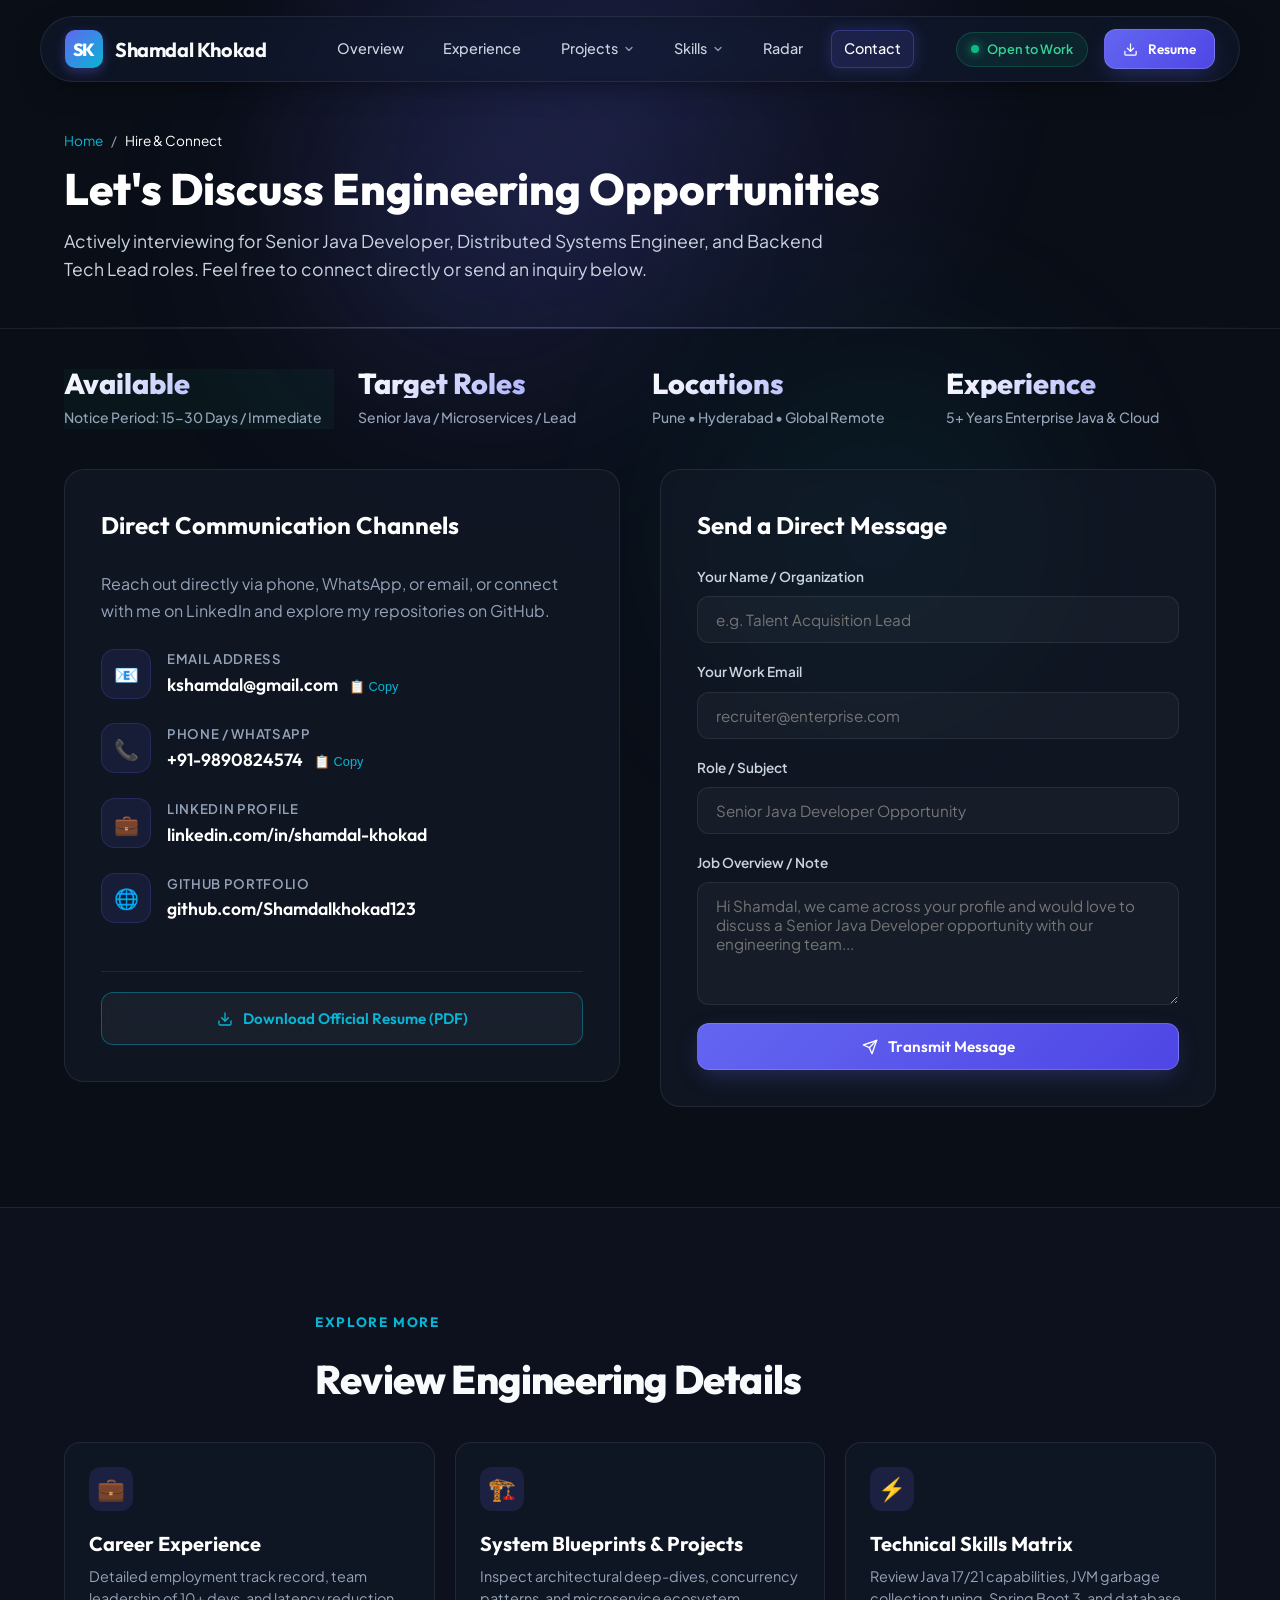
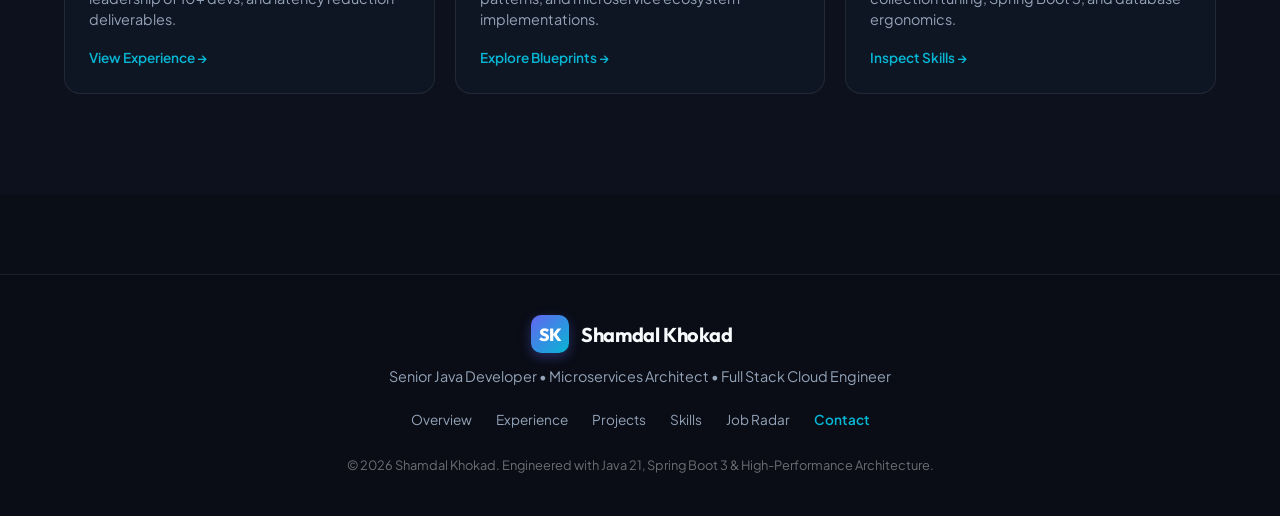
<file: src/main/resources/templates/contact.html>
<!DOCTYPE html>
<html lang="en" xmlns:th="http://www.thymeleaf.org/">
<head>
  <meta charset="UTF-8">
  <meta name="viewport" content="width=device-width, initial-scale=1.0">
  <title>Hire &amp; Connect | Shamdal Khokad — Senior Java Developer</title>
  <meta name="description" content="Direct contact and hiring portal for Shamdal Khokad — Senior Software Engineer. Reach out for Senior Java Developer, Microservices, and Backend Lead opportunities.">
  <link rel="icon" type="image/png" th:href="@{/images/shamdalprofilephoto.png}" href="../static/images/shamdalprofilephoto.png">

  <!-- Google Fonts -->
  <link rel="preconnect" href="https://fonts.googleapis.com">
  <link rel="preconnect" href="https://fonts.gstatic.com" crossorigin>
  <link href="https://fonts.googleapis.com/css2?family=Outfit:wght@400;500;600;700;800&family=Plus+Jakarta+Sans:wght@300;400;500;600;700&family=JetBrains+Mono:wght@400;600&display=swap" rel="stylesheet">
  <link rel="stylesheet" th:href="@{/css/welcomeCustom.css}" href="../static/css/welcomeCustom.css">
</head>
<body class="page-fade-in">

  <!-- Ambient Dynamic Glowing Orbs -->
  <div class="ambient-glow" aria-hidden="true"></div>

  <!-- Floating Glass Navbar -->
  <nav class="navbar" id="navbar">
    <a th:href="@{/}" href="/" class="nav-brand">
      <div class="nav-logo-badge">SK</div>
      <span class="nav-name">Shamdal Khokad</span>
    </a>

    <ul class="nav-links" id="navLinks">
      <li><a th:href="@{/}" href="/" class="nav-link">Overview</a></li>
      <li><a th:href="@{/experience}" href="/experience" class="nav-link">Experience</a></li>
      
      <!-- Projects with Dropdown -->
      <li class="nav-dropdown-item">
        <a th:href="@{/projects}" href="/projects" class="nav-link">
          <span>Projects</span>
          <svg class="dropdown-chevron" width="12" height="12" viewBox="0 0 24 24" fill="none" stroke="currentColor" stroke-width="2.5" stroke-linecap="round" stroke-linejoin="round"><polyline points="6 9 12 15 18 9"/></svg>
        </a>
        <div class="nav-dropdown-menu">
          <a th:href="@{/projects}" href="/projects" class="nav-dropdown-link">
            <span class="dropdown-link-icon">⚡</span>
            <div>
              <div class="dropdown-link-title">AI Job Radar Engine</div>
              <div class="dropdown-link-sub">Spring Boot background scanner</div>
            </div>
          </a>
          <a th:href="@{/projects}" href="/projects" class="nav-dropdown-link">
            <span class="dropdown-link-icon">🕉️</span>
            <div>
              <div class="dropdown-link-title">Bhagavad Gita Platform</div>
              <div class="dropdown-link-sub">Full Stack 18 Chapters web app</div>
            </div>
          </a>
          <a th:href="@{/projects}" href="/projects" class="nav-dropdown-link">
            <span class="dropdown-link-icon">🛒</span>
            <div>
              <div class="dropdown-link-title">GroceryMart E-Commerce</div>
              <div class="dropdown-link-sub">Hibernate ORM &amp; MySQL transactions</div>
            </div>
          </a>
          <a th:href="@{/projects}" href="/projects" class="nav-dropdown-link all-link">
            <span>Explore All Projects &rarr;</span>
          </a>
        </div>
      </li>

      <!-- Skills with Dropdown -->
      <li class="nav-dropdown-item">
        <a th:href="@{/skills}" href="/skills" class="nav-link">
          <span>Skills</span>
          <svg class="dropdown-chevron" width="12" height="12" viewBox="0 0 24 24" fill="none" stroke="currentColor" stroke-width="2.5" stroke-linecap="round" stroke-linejoin="round"><polyline points="6 9 12 15 18 9"/></svg>
        </a>
        <div class="nav-dropdown-menu">
          <a th:href="@{/skills}" href="/skills" class="nav-dropdown-link">
            <span class="dropdown-link-icon">☕</span>
            <div>
              <div class="dropdown-link-title">Java &amp; JVM Internals</div>
              <div class="dropdown-link-sub">Concurrency, Virtual Threads &amp; GC</div>
            </div>
          </a>
          <a th:href="@{/skills}" href="/skills" class="nav-dropdown-link">
            <span class="dropdown-link-icon">🌱</span>
            <div>
              <div class="dropdown-link-title">Spring Boot &amp; Microservices</div>
              <div class="dropdown-link-sub">Security, JWT &amp; Cloud Gateway</div>
            </div>
          </a>
          <a th:href="@{/skills}" href="/skills" class="nav-dropdown-link">
            <span class="dropdown-link-icon">🗄️</span>
            <div>
              <div class="dropdown-link-title">MySQL &amp; Redis Caching</div>
              <div class="dropdown-link-sub">Query tuning, Indexing &amp; HikariCP</div>
            </div>
          </a>
          <a th:href="@{/skills}" href="/skills" class="nav-dropdown-link all-link">
            <span>View All Competencies &rarr;</span>
          </a>
        </div>
      </li>

      <li><a th:href="@{/jobs}" href="/jobs" class="nav-link">Radar</a></li>
      <li><a th:href="@{/contact}" href="/contact" class="nav-link active">Contact</a></li>
    </ul>

    <div class="nav-actions">
      <div class="status-pill" title="Available for immediate Senior Java & Full Stack roles">
        <span class="status-dot"></span>
        <span>Open to Work</span>
      </div>
      <a th:href="@{/images/Latest_Resume_2025.pdf}" href="../static/images/Latest_Resume_2025.pdf" target="_blank" download class="btn btn-primary" style="padding: 8px 18px; font-size: 0.85rem;">
        <svg width="15" height="15" viewBox="0 0 24 24" fill="none" stroke="currentColor" stroke-width="2" stroke-linecap="round" stroke-linejoin="round"><path d="M21 15v4a2 2 0 0 1-2 2H5a2 2 0 0 1-2-2v-4"/><polyline points="7 10 12 15 17 10"/><line x1="12" y1="15" x2="12" y2="3"/></svg>
        <span>Resume</span>
      </a>
      <button class="nav-toggle" id="navToggle" aria-label="Toggle navigation">
        <svg width="24" height="24" viewBox="0 0 24 24" fill="none" stroke="currentColor" stroke-width="2" stroke-linecap="round" stroke-linejoin="round"><line x1="3" y1="12" x2="21" y2="12"/><line x1="3" y1="6" x2="21" y2="6"/><line x1="3" y1="18" x2="21" y2="18"/></svg>
      </button>
    </div>
  </nav>

  <!-- Page Header -->
  <header class="page-header">
    <div class="container">
      <div class="page-breadcrumb">
        <a th:href="@{/}" href="/">Home</a>
        <span>/</span>
        <span style="color: #fff;">Hire &amp; Connect</span>
      </div>
      <h1 class="page-title">Let's Discuss Engineering Opportunities</h1>
      <p class="page-subtitle">
        Actively interviewing for Senior Java Developer, Distributed Systems Engineer, and Backend Tech Lead roles. Feel free to connect directly or send an inquiry below.
      </p>
    </div>
  </header>

  <!-- Candidate Availability HUD -->
  <section class="section" style="padding-top: 40px; padding-bottom: 20px;">
    <div class="container">
      <div class="stats-grid">
        <div class="stat-card" style="border-color: rgba(16, 185, 129, 0.4); background: rgba(16, 185, 129, 0.05);">
          <div class="stat-num" style="color: #34d399; font-size: 1.8rem;">Available</div>
          <div class="stat-label">Notice Period: 15-30 Days / Immediate</div>
        </div>
        <div class="stat-card" style="border-color: rgba(6, 182, 212, 0.3);">
          <div class="stat-num" style="color: var(--accent-cyan); font-size: 1.8rem;">Target Roles</div>
          <div class="stat-label">Senior Java / Microservices / Lead</div>
        </div>
        <div class="stat-card" style="border-color: rgba(99, 102, 241, 0.3);">
          <div class="stat-num" style="color: var(--primary-light); font-size: 1.8rem;">Locations</div>
          <div class="stat-label">Pune &bull; Hyderabad &bull; Global Remote</div>
        </div>
        <div class="stat-card" style="border-color: rgba(245, 158, 11, 0.3);">
          <div class="stat-num" style="color: #fbbf24; font-size: 1.8rem;">Experience</div>
          <div class="stat-label">5+ Years Enterprise Java &amp; Cloud</div>
        </div>
      </div>
    </div>
  </section>

  <!-- Contact Channels & Direct Form Section -->
  <section class="section" style="padding-top: 20px;">
    <div class="container">
      <div class="contact-wrapper">
        <!-- Direct Contact Details -->
        <div class="glass-card contact-info-card">
          <h2 style="font-family: var(--font-heading); font-size: 1.5rem; color: #fff;">Direct Communication Channels</h2>
          <p style="color: var(--text-muted); line-height: 1.7;">
            Reach out directly via phone, WhatsApp, or email, or connect with me on LinkedIn and explore my repositories on GitHub.
          </p>

          <div class="contact-item">
            <div class="contact-icon-box">📧</div>
            <div>
              <div class="contact-item-title">Email Address</div>
              <a href="mailto:kshamdal@gmail.com" class="contact-item-value" id="emailLink">kshamdal@gmail.com</a>
              <button class="copy-btn" onclick="copyText('kshamdal@gmail.com', this)" title="Copy Email" style="margin-left: 8px; background: transparent; border: none; color: var(--accent-cyan); cursor: pointer; font-size: 0.8rem;">📋 Copy</button>
            </div>
          </div>

          <div class="contact-item">
            <div class="contact-icon-box">📞</div>
            <div>
              <div class="contact-item-title">Phone / WhatsApp</div>
              <a href="tel:+919890824574" class="contact-item-value">+91-9890824574</a>
              <button class="copy-btn" onclick="copyText('+919890824574', this)" title="Copy Phone" style="margin-left: 8px; background: transparent; border: none; color: var(--accent-cyan); cursor: pointer; font-size: 0.8rem;">📋 Copy</button>
            </div>
          </div>

          <div class="contact-item">
            <div class="contact-icon-box">💼</div>
            <div>
              <div class="contact-item-title">LinkedIn Profile</div>
              <a href="https://www.linkedin.com/in/shamdal-khokad" target="_blank" rel="noopener noreferrer" class="contact-item-value">linkedin.com/in/shamdal-khokad</a>
            </div>
          </div>

          <div class="contact-item">
            <div class="contact-icon-box">🌐</div>
            <div>
              <div class="contact-item-title">GitHub Portfolio</div>
              <a href="https://github.com/Shamdalkhokad123" target="_blank" rel="noopener noreferrer" class="contact-item-value">github.com/Shamdalkhokad123</a>
            </div>
          </div>

          <div style="margin-top: 24px; padding-top: 20px; border-top: 1px solid rgba(255, 255, 255, 0.08);">
            <a th:href="@{/images/Latest_Resume_2025.pdf}" href="../static/images/Latest_Resume_2025.pdf" target="_blank" download class="btn btn-outline" style="width: 100%; justify-content: center; border-color: rgba(6, 182, 212, 0.4); color: var(--accent-cyan);">
              <svg width="16" height="16" viewBox="0 0 24 24" fill="none" stroke="currentColor" stroke-width="2" stroke-linecap="round" stroke-linejoin="round"><path d="M21 15v4a2 2 0 0 1-2 2H5a2 2 0 0 1-2-2v-4"/><polyline points="7 10 12 15 17 10"/><line x1="12" y1="15" x2="12" y2="3"/></svg>
              <span>Download Official Resume (PDF)</span>
            </a>
          </div>
        </div>

        <!-- Interactive Direct Message Form -->
        <div class="glass-card">
          <h2 style="font-family: var(--font-heading); font-size: 1.5rem; color: #fff; margin-bottom: 20px;">Send a Direct Message</h2>
          <form class="contact-form" id="contactForm" onsubmit="handleContactSubmit(event)">
            <div class="form-group">
              <label for="name">Your Name / Organization</label>
              <input type="text" id="name" class="form-control" placeholder="e.g. Talent Acquisition Lead" required>
            </div>
            <div class="form-group">
              <label for="email">Your Work Email</label>
              <input type="email" id="email" class="form-control" placeholder="recruiter@enterprise.com" required>
            </div>
            <div class="form-group">
              <label for="subject">Role / Subject</label>
              <input type="text" id="subject" class="form-control" placeholder="Senior Java Developer Opportunity" required>
            </div>
            <div class="form-group">
              <label for="message">Job Overview / Note</label>
              <textarea id="message" class="form-control" rows="5" placeholder="Hi Shamdal, we came across your profile and would love to discuss a Senior Java Developer opportunity with our engineering team..." required></textarea>
            </div>
            <button type="submit" class="btn btn-primary" style="width: 100%;">
              <svg width="16" height="16" viewBox="0 0 24 24" fill="none" stroke="currentColor" stroke-width="2" stroke-linecap="round" stroke-linejoin="round"><line x1="22" y1="2" x2="11" y2="13"/><polygon points="22 2 15 22 11 13 2 9 22 2"/></svg>
              <span>Transmit Message</span>
            </button>
            <div id="formFeedback" style="display: none; padding: 12px; border-radius: 8px; font-size: 0.9rem; text-align: center; margin-top: 10px;"></div>
          </form>
        </div>
      </div>
    </div>
  </section>

  <!-- Cross Navigation Section -->
  <section class="section" style="background: rgba(15, 23, 42, 0.4); border-top: 1px solid var(--border-card);">
    <div class="container">
      <div class="section-header" style="text-align: left; margin-bottom: 20px;">
        <span class="section-tag">Explore More</span>
        <h2 class="section-title">Review Engineering Details</h2>
      </div>

      <div class="cross-nav-grid">
        <a th:href="@{/experience}" href="/experience" class="cross-nav-card">
          <div class="cross-nav-icon">💼</div>
          <div class="cross-nav-title">Career Experience</div>
          <div class="cross-nav-desc">Detailed employment track record, team leadership of 10+ devs, and latency reduction deliverables.</div>
          <div class="cross-nav-action">View Experience &rarr;</div>
        </a>

        <a th:href="@{/projects}" href="/projects" class="cross-nav-card">
          <div class="cross-nav-icon">🏗️</div>
          <div class="cross-nav-title">System Blueprints &amp; Projects</div>
          <div class="cross-nav-desc">Inspect architectural deep-dives, concurrency patterns, and microservice ecosystem implementations.</div>
          <div class="cross-nav-action">Explore Blueprints &rarr;</div>
        </a>

        <a th:href="@{/skills}" href="/skills" class="cross-nav-card">
          <div class="cross-nav-icon">⚡</div>
          <div class="cross-nav-title">Technical Skills Matrix</div>
          <div class="cross-nav-desc">Review Java 17/21 capabilities, JVM garbage collection tuning, Spring Boot 3, and database ergonomics.</div>
          <div class="cross-nav-action">Inspect Skills &rarr;</div>
        </a>
      </div>
    </div>
  </section>

  <!-- Modern Clean Footer -->
  <footer class="footer">
    <div class="container">
      <div class="nav-brand" style="justify-content: center; margin-bottom: 12px;">
        <div class="nav-logo-badge">SK</div>
        <span class="nav-name">Shamdal Khokad</span>
      </div>
      <p style="color: var(--text-muted); font-size: 0.9rem; margin-bottom: 20px;">
        Senior Java Developer &bull; Microservices Architect &bull; Full Stack Cloud Engineer
      </p>

      <div class="footer-links" style="display: flex; justify-content: center; gap: 24px; flex-wrap: wrap; margin-bottom: 24px; font-size: 0.9rem;">
        <a th:href="@{/}" href="/" style="color: var(--text-muted); text-decoration: none;">Overview</a>
        <a th:href="@{/experience}" href="/experience" style="color: var(--text-muted); text-decoration: none;">Experience</a>
        <a th:href="@{/projects}" href="/projects" style="color: var(--text-muted); text-decoration: none;">Projects</a>
        <a th:href="@{/skills}" href="/skills" style="color: var(--text-muted); text-decoration: none;">Skills</a>
        <a th:href="@{/jobs}" href="/jobs" style="color: var(--text-muted); text-decoration: none;">Job Radar</a>
        <a th:href="@{/contact}" href="/contact" style="color: var(--accent-cyan); text-decoration: none; font-weight: 600;">Contact</a>
      </div>

      <div class="copyright" style="color: rgba(255,255,255,0.4); font-size: 0.8rem;">
        &copy; 2026 Shamdal Khokad. Engineered with Java 21, Spring Boot 3 &amp; High-Performance Architecture.
      </div>
    </div>
  </footer>

  <script>
    const navToggle = document.getElementById("navToggle");
    const navMenu = document.getElementById("navLinks");
    if (navToggle && navMenu) {
      navToggle.addEventListener("click", () => {
        navMenu.classList.toggle("active");
      });
    }

    function copyText(text, btnElem) {
      navigator.clipboard.writeText(text).then(() => {
        const originalText = btnElem.innerText;
        btnElem.innerText = "✓ Copied!";
        btnElem.style.color = "var(--accent-emerald)";
        setTimeout(() => {
          btnElem.innerText = originalText;
          btnElem.style.color = "var(--accent-cyan)";
        }, 2000);
      });
    }

    function handleContactSubmit(e) {
      e.preventDefault();
      const name = document.getElementById("name").value;
      const email = document.getElementById("email").value;
      const subject = document.getElementById("subject").value;
      const message = document.getElementById("message").value;
      const feedback = document.getElementById("formFeedback");

      const mailtoUrl = `mailto:kshamdal@gmail.com?subject=${encodeURIComponent(subject + " - " + name)}&body=${encodeURIComponent("From: " + name + " (" + email + ")\n\n" + message)}`;
      
      feedback.style.display = "block";
      feedback.style.background = "rgba(16, 185, 129, 0.15)";
      feedback.style.border = "1px solid rgba(16, 185, 129, 0.3)";
      feedback.style.color = "#34d399";
      feedback.innerHTML = "Opening email client to deliver message directly to <strong>kshamdal@gmail.com</strong>...";

      setTimeout(() => {
        window.location.href = mailtoUrl;
      }, 500);
    }
  </script>
</body>
</html>
</file>
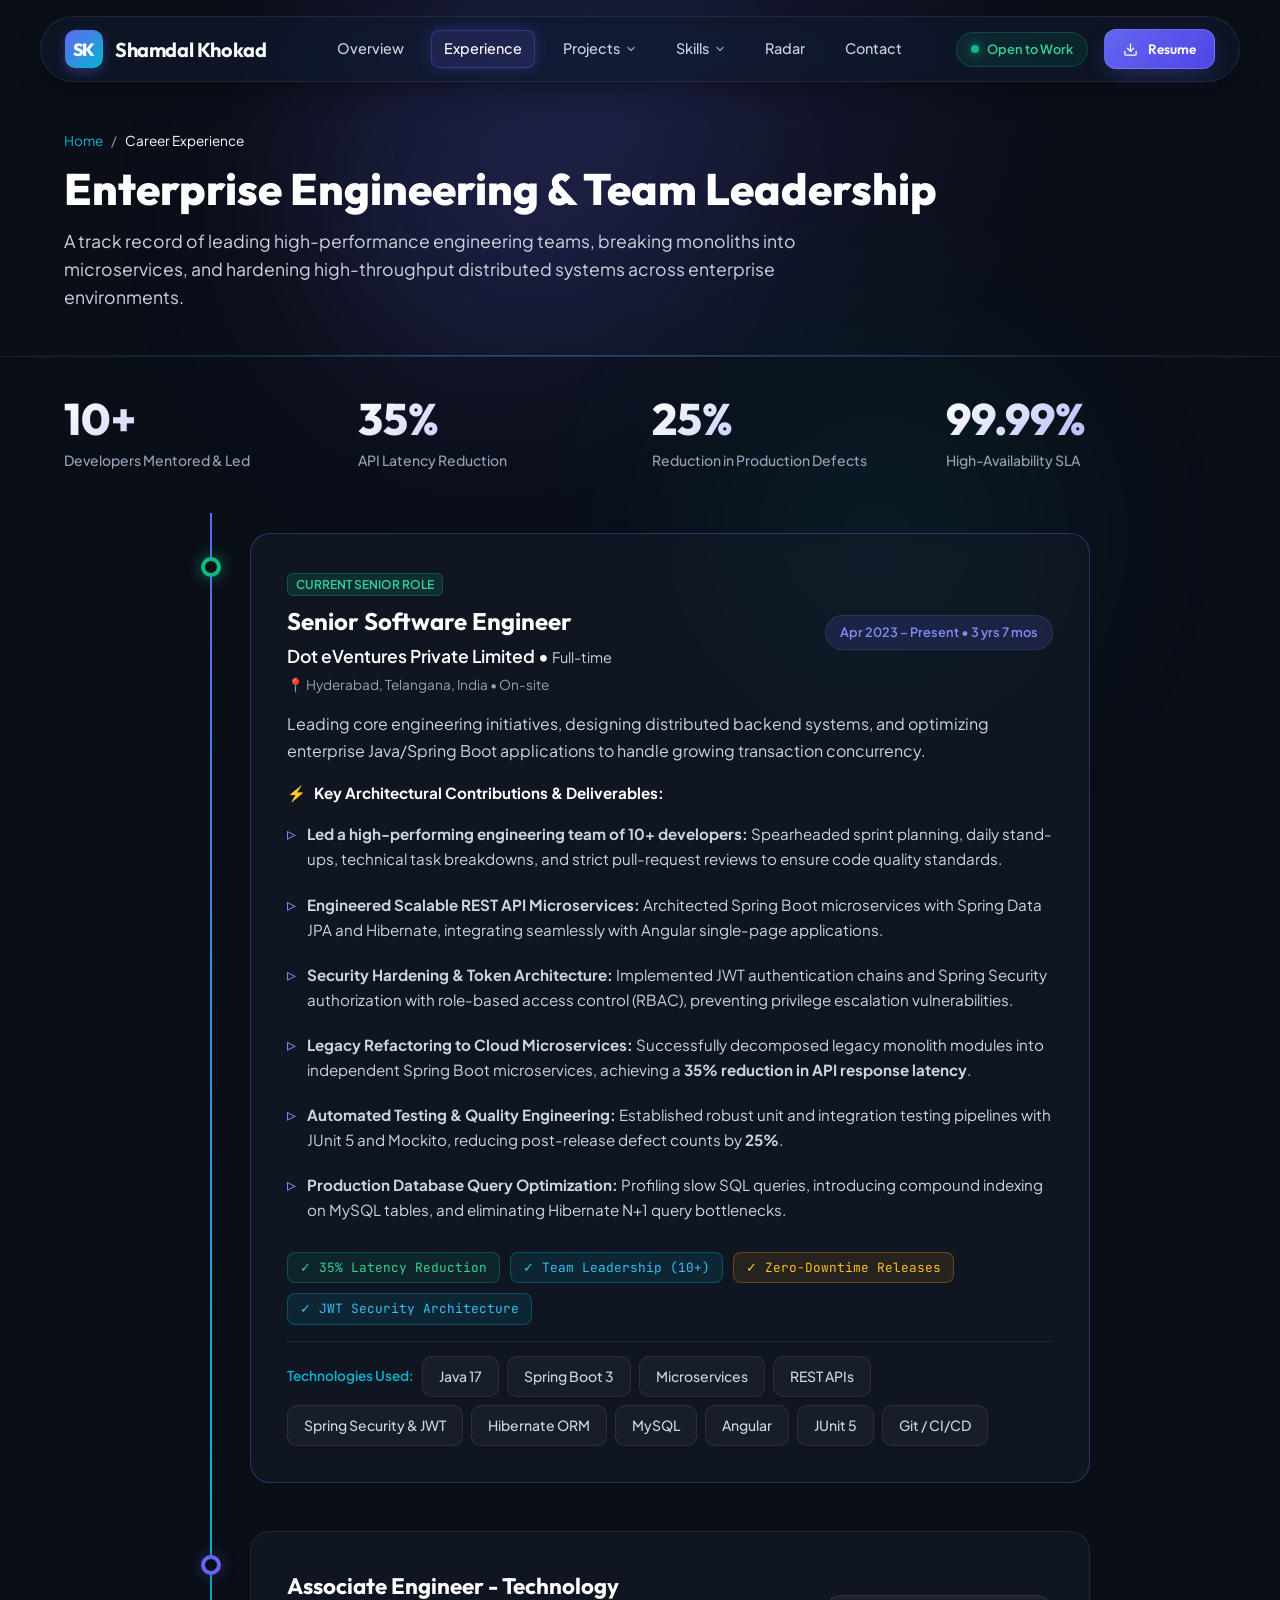
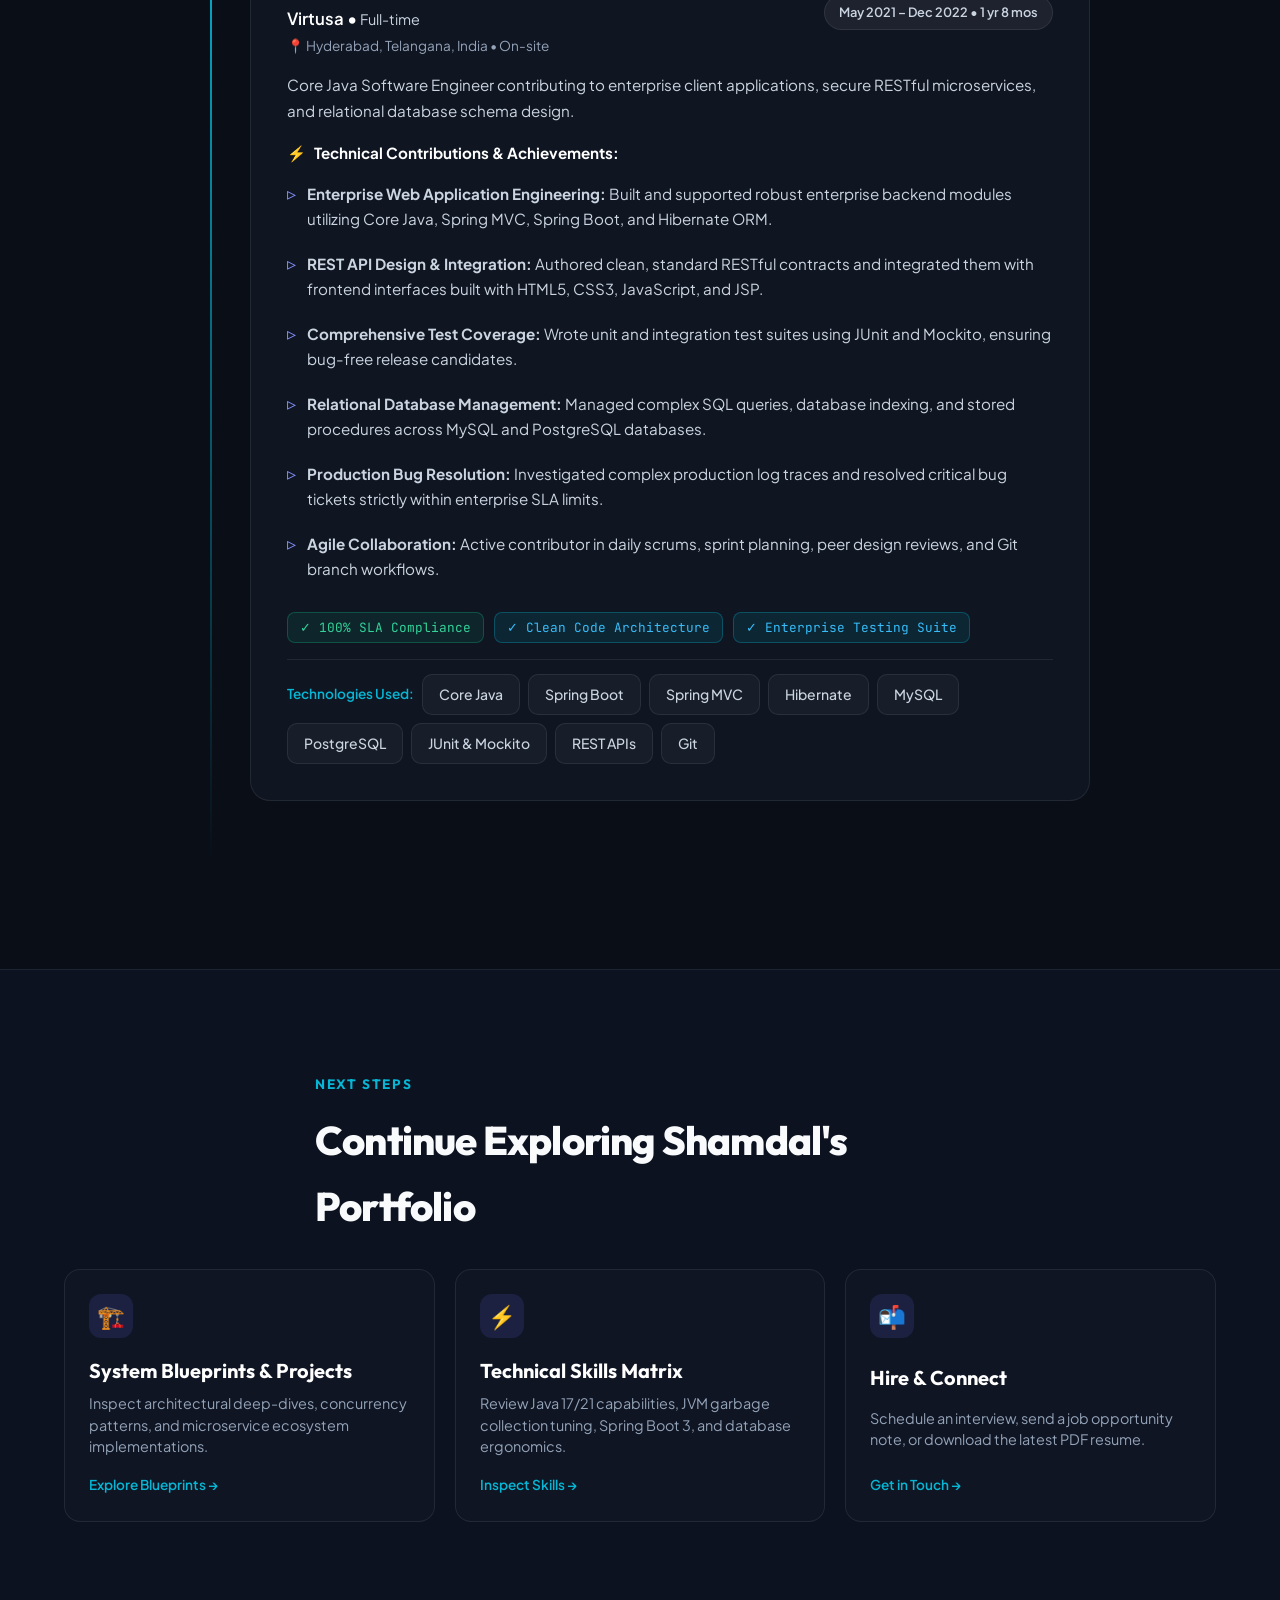
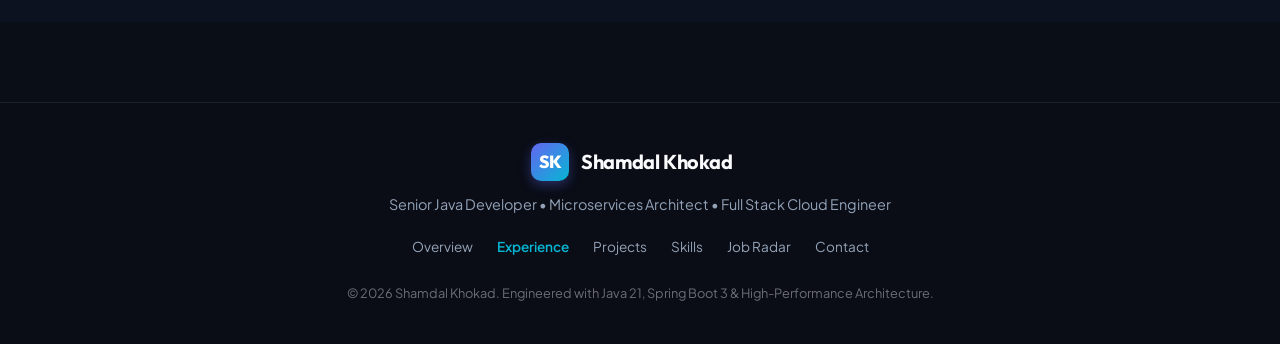
<file: src/main/resources/templates/experience.html>
<!DOCTYPE html>
<html lang="en" xmlns:th="http://www.thymeleaf.org/">
<head>
  <meta charset="UTF-8">
  <meta name="viewport" content="width=device-width, initial-scale=1.0">
  <title>Career Experience &amp; Leadership | Shamdal Khokad</title>
  <meta name="description" content="Career timeline and enterprise contributions of Shamdal Khokad — Senior Software Engineer specializing in Java, Spring Boot, Microservices, and High-Throughput Distributed Systems.">
  <link rel="icon" type="image/png" th:href="@{/images/shamdalprofilephoto.png}" href="../static/images/shamdalprofilephoto.png">

  <!-- Google Fonts -->
  <link rel="preconnect" href="https://fonts.googleapis.com">
  <link rel="preconnect" href="https://fonts.gstatic.com" crossorigin>
  <link href="https://fonts.googleapis.com/css2?family=Outfit:wght@400;500;600;700;800&family=Plus+Jakarta+Sans:wght@300;400;500;600;700&family=JetBrains+Mono:wght@400;600&display=swap" rel="stylesheet">
  <link rel="stylesheet" th:href="@{/css/welcomeCustom.css}" href="../static/css/welcomeCustom.css">
</head>
<body class="page-fade-in">

  <!-- Ambient Dynamic Glowing Orbs -->
  <div class="ambient-glow" aria-hidden="true"></div>

  <!-- Floating Glass Navbar -->
  <nav class="navbar" id="navbar">
    <a th:href="@{/}" href="/" class="nav-brand">
      <div class="nav-logo-badge">SK</div>
      <span class="nav-name">Shamdal Khokad</span>
    </a>

    <ul class="nav-links" id="navLinks">
      <li><a th:href="@{/}" href="/" class="nav-link">Overview</a></li>
      <li><a th:href="@{/experience}" href="/experience" class="nav-link active">Experience</a></li>
      
      <!-- Projects with Dropdown -->
      <li class="nav-dropdown-item">
        <a th:href="@{/projects}" href="/projects" class="nav-link">
          <span>Projects</span>
          <svg class="dropdown-chevron" width="12" height="12" viewBox="0 0 24 24" fill="none" stroke="currentColor" stroke-width="2.5" stroke-linecap="round" stroke-linejoin="round"><polyline points="6 9 12 15 18 9"/></svg>
        </a>
        <div class="nav-dropdown-menu">
          <a th:href="@{/projects}" href="/projects" class="nav-dropdown-link">
            <span class="dropdown-link-icon">⚡</span>
            <div>
              <div class="dropdown-link-title">AI Job Radar Engine</div>
              <div class="dropdown-link-sub">Spring Boot background scanner</div>
            </div>
          </a>
          <a th:href="@{/projects}" href="/projects" class="nav-dropdown-link">
            <span class="dropdown-link-icon">🕉️</span>
            <div>
              <div class="dropdown-link-title">Bhagavad Gita Platform</div>
              <div class="dropdown-link-sub">Full Stack 18 Chapters web app</div>
            </div>
          </a>
          <a th:href="@{/projects}" href="/projects" class="nav-dropdown-link">
            <span class="dropdown-link-icon">🛒</span>
            <div>
              <div class="dropdown-link-title">GroceryMart E-Commerce</div>
              <div class="dropdown-link-sub">Hibernate ORM &amp; MySQL transactions</div>
            </div>
          </a>
          <a th:href="@{/projects}" href="/projects" class="nav-dropdown-link all-link">
            <span>Explore All Projects &rarr;</span>
          </a>
        </div>
      </li>

      <!-- Skills with Dropdown -->
      <li class="nav-dropdown-item">
        <a th:href="@{/skills}" href="/skills" class="nav-link">
          <span>Skills</span>
          <svg class="dropdown-chevron" width="12" height="12" viewBox="0 0 24 24" fill="none" stroke="currentColor" stroke-width="2.5" stroke-linecap="round" stroke-linejoin="round"><polyline points="6 9 12 15 18 9"/></svg>
        </a>
        <div class="nav-dropdown-menu">
          <a th:href="@{/skills}" href="/skills" class="nav-dropdown-link">
            <span class="dropdown-link-icon">☕</span>
            <div>
              <div class="dropdown-link-title">Java &amp; JVM Internals</div>
              <div class="dropdown-link-sub">Concurrency, Virtual Threads &amp; GC</div>
            </div>
          </a>
          <a th:href="@{/skills}" href="/skills" class="nav-dropdown-link">
            <span class="dropdown-link-icon">🌱</span>
            <div>
              <div class="dropdown-link-title">Spring Boot &amp; Microservices</div>
              <div class="dropdown-link-sub">Security, JWT &amp; Cloud Gateway</div>
            </div>
          </a>
          <a th:href="@{/skills}" href="/skills" class="nav-dropdown-link">
            <span class="dropdown-link-icon">🗄️</span>
            <div>
              <div class="dropdown-link-title">MySQL &amp; Redis Caching</div>
              <div class="dropdown-link-sub">Query tuning, Indexing &amp; HikariCP</div>
            </div>
          </a>
          <a th:href="@{/skills}" href="/skills" class="nav-dropdown-link all-link">
            <span>View All Competencies &rarr;</span>
          </a>
        </div>
      </li>

      <li><a th:href="@{/jobs}" href="/jobs" class="nav-link">Radar</a></li>
      <li><a th:href="@{/contact}" href="/contact" class="nav-link">Contact</a></li>
    </ul>

    <div class="nav-actions">
      <div class="status-pill" title="Available for immediate Senior Java & Full Stack roles">
        <span class="status-dot"></span>
        <span>Open to Work</span>
      </div>
      <a th:href="@{/images/Latest_Resume_2025.pdf}" href="../static/images/Latest_Resume_2025.pdf" target="_blank" download class="btn btn-primary" style="padding: 8px 18px; font-size: 0.85rem;">
        <svg width="15" height="15" viewBox="0 0 24 24" fill="none" stroke="currentColor" stroke-width="2" stroke-linecap="round" stroke-linejoin="round"><path d="M21 15v4a2 2 0 0 1-2 2H5a2 2 0 0 1-2-2v-4"/><polyline points="7 10 12 15 17 10"/><line x1="12" y1="15" x2="12" y2="3"/></svg>
        <span>Resume</span>
      </a>
      <button class="nav-toggle" id="navToggle" aria-label="Toggle navigation">
        <svg width="24" height="24" viewBox="0 0 24 24" fill="none" stroke="currentColor" stroke-width="2" stroke-linecap="round" stroke-linejoin="round"><line x1="3" y1="12" x2="21" y2="12"/><line x1="3" y1="6" x2="21" y2="6"/><line x1="3" y1="18" x2="21" y2="18"/></svg>
      </button>
    </div>
  </nav>

  <!-- Page Header -->
  <header class="page-header">
    <div class="container">
      <div class="page-breadcrumb">
        <a th:href="@{/}" href="/">Home</a>
        <span>/</span>
        <span style="color: #fff;">Career Experience</span>
      </div>
      <h1 class="page-title">Enterprise Engineering &amp; Team Leadership</h1>
      <p class="page-subtitle">
        A track record of leading high-performance engineering teams, breaking monoliths into microservices, and hardening high-throughput distributed systems across enterprise environments.
      </p>
    </div>
  </header>

  <!-- Key Quantified Benchmarks -->
  <section class="section" style="padding-top: 40px; padding-bottom: 20px;">
    <div class="container">
      <div class="stats-grid">
        <div class="stat-card" style="border-color: rgba(99, 102, 241, 0.3);">
          <div class="stat-num" style="color: var(--primary-light);">10+</div>
          <div class="stat-label">Developers Mentored &amp; Led</div>
        </div>
        <div class="stat-card" style="border-color: rgba(6, 182, 212, 0.3);">
          <div class="stat-num" style="color: var(--accent-cyan);">35%</div>
          <div class="stat-label">API Latency Reduction</div>
        </div>
        <div class="stat-card" style="border-color: rgba(16, 185, 129, 0.3);">
          <div class="stat-num" style="color: var(--accent-emerald);">25%</div>
          <div class="stat-label">Reduction in Production Defects</div>
        </div>
        <div class="stat-card" style="border-color: rgba(245, 158, 11, 0.3);">
          <div class="stat-num" style="color: #fbbf24;">99.99%</div>
          <div class="stat-label">High-Availability SLA</div>
        </div>
      </div>
    </div>
  </section>

  <!-- In-Depth Career Timeline -->
  <section class="section" style="padding-top: 20px;">
    <div class="container">
      <div class="timeline">
        <!-- Role 1: Dot eVentures -->
        <div class="timeline-item active">
          <div class="timeline-dot"></div>
          <div class="glass-card" style="border: 1px solid rgba(99, 102, 241, 0.35);">
            <div class="timeline-header">
              <div>
                <span class="badge" style="background: rgba(16, 185, 129, 0.15); color: #34d399; border: 1px solid rgba(16, 185, 129, 0.3); font-size: 0.75rem; padding: 3px 8px; border-radius: 6px; font-weight: 600; text-transform: uppercase;">Current Senior Role</span>
                <h2 class="timeline-role" style="font-size: 1.5rem; margin-top: 6px;">Senior Software Engineer</h2>
                <div class="timeline-company" style="font-size: 1.1rem; color: #fff;">
                  Dot eVentures Private Limited &bull; <span style="font-size: 0.9rem; color: var(--text-sub); font-weight: normal;">Full-time</span>
                </div>
                <div style="font-size: 0.85rem; color: var(--text-muted); margin-top: 3px;">📍 Hyderabad, Telangana, India &bull; On-site</div>
              </div>
              <span class="timeline-date" style="background: rgba(99, 102, 241, 0.15); color: var(--primary-light); padding: 6px 14px; border-radius: 20px; font-weight: 600;">
                Apr 2023 &ndash; Present &bull; 3 yrs 7 mos
              </span>
            </div>

            <p style="color: var(--text-sub); font-size: 1rem; margin-top: 14px; margin-bottom: 16px; line-height: 1.7;">
              Leading core engineering initiatives, designing distributed backend systems, and optimizing enterprise Java/Spring Boot applications to handle growing transaction concurrency.
            </p>

            <div style="font-weight: 700; color: #fff; font-size: 0.95rem; margin-top: 14px; margin-bottom: 10px; display: flex; align-items: center; gap: 8px;">
              <span style="color: var(--accent-cyan);">⚡</span> Key Architectural Contributions &amp; Deliverables:
            </div>
            <ul class="timeline-bullets" style="display: flex; flex-direction: column; gap: 10px;">
              <li><strong>Led a high-performing engineering team of 10+ developers:</strong> Spearheaded sprint planning, daily stand-ups, technical task breakdowns, and strict pull-request reviews to ensure code quality standards.</li>
              <li><strong>Engineered Scalable REST API Microservices:</strong> Architected Spring Boot microservices with Spring Data JPA and Hibernate, integrating seamlessly with Angular single-page applications.</li>
              <li><strong>Security Hardening &amp; Token Architecture:</strong> Implemented JWT authentication chains and Spring Security authorization with role-based access control (RBAC), preventing privilege escalation vulnerabilities.</li>
              <li><strong>Legacy Refactoring to Cloud Microservices:</strong> Successfully decomposed legacy monolith modules into independent Spring Boot microservices, achieving a <strong>35% reduction in API response latency</strong>.</li>
              <li><strong>Automated Testing &amp; Quality Engineering:</strong> Established robust unit and integration testing pipelines with JUnit 5 and Mockito, reducing post-release defect counts by <strong>25%</strong>.</li>
              <li><strong>Production Database Query Optimization:</strong> Profiling slow SQL queries, introducing compound indexing on MySQL tables, and eliminating Hibernate N+1 query bottlenecks.</li>
            </ul>

            <div class="metric-pill-strip" style="margin-top: 20px;">
              <span class="metric-pill success">✓ 35% Latency Reduction</span>
              <span class="metric-pill">✓ Team Leadership (10+)</span>
              <span class="metric-pill warning">✓ Zero-Downtime Releases</span>
              <span class="metric-pill">✓ JWT Security Architecture</span>
            </div>

            <div style="margin-top: 16px; padding-top: 14px; border-top: 1px solid rgba(255, 255, 255, 0.08); display: flex; align-items: center; gap: 8px; flex-wrap: wrap;">
              <span style="color: var(--accent-cyan); font-size: 0.85rem; font-weight: 600;">Technologies Used:</span>
              <span class="skill-pill">Java 17</span>
              <span class="skill-pill">Spring Boot 3</span>
              <span class="skill-pill">Microservices</span>
              <span class="skill-pill">REST APIs</span>
              <span class="skill-pill">Spring Security &amp; JWT</span>
              <span class="skill-pill">Hibernate ORM</span>
              <span class="skill-pill">MySQL</span>
              <span class="skill-pill">Angular</span>
              <span class="skill-pill">JUnit 5</span>
              <span class="skill-pill">Git / CI/CD</span>
            </div>
          </div>
        </div>

        <!-- Role 2: Virtusa -->
        <div class="timeline-item">
          <div class="timeline-dot"></div>
          <div class="glass-card">
            <div class="timeline-header">
              <div>
                <h2 class="timeline-role" style="font-size: 1.4rem;">Associate Engineer - Technology</h2>
                <div class="timeline-company" style="font-size: 1.05rem; color: #fff;">
                  Virtusa &bull; <span style="font-size: 0.9rem; color: var(--text-sub); font-weight: normal;">Full-time</span>
                </div>
                <div style="font-size: 0.85rem; color: var(--text-muted); margin-top: 3px;">📍 Hyderabad, Telangana, India &bull; On-site</div>
              </div>
              <span class="timeline-date" style="background: rgba(255, 255, 255, 0.06); color: var(--text-sub); padding: 6px 14px; border-radius: 20px; font-weight: 600;">
                May 2021 &ndash; Dec 2022 &bull; 1 yr 8 mos
              </span>
            </div>

            <p style="color: var(--text-sub); font-size: 0.95rem; margin-top: 14px; margin-bottom: 16px; line-height: 1.7;">
              Core Java Software Engineer contributing to enterprise client applications, secure RESTful microservices, and relational database schema design.
            </p>

            <div style="font-weight: 700; color: #fff; font-size: 0.95rem; margin-top: 14px; margin-bottom: 10px; display: flex; align-items: center; gap: 8px;">
              <span style="color: var(--accent-cyan);">⚡</span> Technical Contributions &amp; Achievements:
            </div>
            <ul class="timeline-bullets" style="display: flex; flex-direction: column; gap: 10px;">
              <li><strong>Enterprise Web Application Engineering:</strong> Built and supported robust enterprise backend modules utilizing Core Java, Spring MVC, Spring Boot, and Hibernate ORM.</li>
              <li><strong>REST API Design &amp; Integration:</strong> Authored clean, standard RESTful contracts and integrated them with frontend interfaces built with HTML5, CSS3, JavaScript, and JSP.</li>
              <li><strong>Comprehensive Test Coverage:</strong> Wrote unit and integration test suites using JUnit and Mockito, ensuring bug-free release candidates.</li>
              <li><strong>Relational Database Management:</strong> Managed complex SQL queries, database indexing, and stored procedures across MySQL and PostgreSQL databases.</li>
              <li><strong>Production Bug Resolution:</strong> Investigated complex production log traces and resolved critical bug tickets strictly within enterprise SLA limits.</li>
              <li><strong>Agile Collaboration:</strong> Active contributor in daily scrums, sprint planning, peer design reviews, and Git branch workflows.</li>
            </ul>

            <div class="metric-pill-strip" style="margin-top: 20px;">
              <span class="metric-pill success">✓ 100% SLA Compliance</span>
              <span class="metric-pill">✓ Clean Code Architecture</span>
              <span class="metric-pill">✓ Enterprise Testing Suite</span>
            </div>

            <div style="margin-top: 16px; padding-top: 14px; border-top: 1px solid rgba(255, 255, 255, 0.08); display: flex; align-items: center; gap: 8px; flex-wrap: wrap;">
              <span style="color: var(--accent-cyan); font-size: 0.85rem; font-weight: 600;">Technologies Used:</span>
              <span class="skill-pill">Core Java</span>
              <span class="skill-pill">Spring Boot</span>
              <span class="skill-pill">Spring MVC</span>
              <span class="skill-pill">Hibernate</span>
              <span class="skill-pill">MySQL</span>
              <span class="skill-pill">PostgreSQL</span>
              <span class="skill-pill">JUnit &amp; Mockito</span>
              <span class="skill-pill">REST APIs</span>
              <span class="skill-pill">Git</span>
            </div>
          </div>
        </div>
      </div>
    </div>
  </section>

  <!-- Cross Navigation Section -->
  <section class="section" style="background: rgba(15, 23, 42, 0.5); border-top: 1px solid var(--border-card);">
    <div class="container">
      <div class="section-header" style="text-align: left; margin-bottom: 20px;">
        <span class="section-tag">Next Steps</span>
        <h2 class="section-title">Continue Exploring Shamdal's Portfolio</h2>
      </div>

      <div class="cross-nav-grid">
        <a th:href="@{/projects}" href="/projects" class="cross-nav-card">
          <div class="cross-nav-icon">🏗️</div>
          <div class="cross-nav-title">System Blueprints &amp; Projects</div>
          <div class="cross-nav-desc">Inspect architectural deep-dives, concurrency patterns, and microservice ecosystem implementations.</div>
          <div class="cross-nav-action">Explore Blueprints &rarr;</div>
        </a>

        <a th:href="@{/skills}" href="/skills" class="cross-nav-card">
          <div class="cross-nav-icon">⚡</div>
          <div class="cross-nav-title">Technical Skills Matrix</div>
          <div class="cross-nav-desc">Review Java 17/21 capabilities, JVM garbage collection tuning, Spring Boot 3, and database ergonomics.</div>
          <div class="cross-nav-action">Inspect Skills &rarr;</div>
        </a>

        <a th:href="@{/contact}" href="/contact" class="cross-nav-card">
          <div class="cross-nav-icon">📬</div>
          <div class="cross-nav-title">Hire &amp; Connect</div>
          <div class="cross-nav-desc">Schedule an interview, send a job opportunity note, or download the latest PDF resume.</div>
          <div class="cross-nav-action">Get in Touch &rarr;</div>
        </a>
      </div>
    </div>
  </section>

  <!-- Modern Clean Footer -->
  <footer class="footer">
    <div class="container">
      <div class="nav-brand" style="justify-content: center; margin-bottom: 12px;">
        <div class="nav-logo-badge">SK</div>
        <span class="nav-name">Shamdal Khokad</span>
      </div>
      <p style="color: var(--text-muted); font-size: 0.9rem; margin-bottom: 20px;">
        Senior Java Developer &bull; Microservices Architect &bull; Full Stack Cloud Engineer
      </p>

      <div class="footer-links" style="display: flex; justify-content: center; gap: 24px; flex-wrap: wrap; margin-bottom: 24px; font-size: 0.9rem;">
        <a th:href="@{/}" href="/" style="color: var(--text-muted); text-decoration: none;">Overview</a>
        <a th:href="@{/experience}" href="/experience" style="color: var(--accent-cyan); text-decoration: none; font-weight: 600;">Experience</a>
        <a th:href="@{/projects}" href="/projects" style="color: var(--text-muted); text-decoration: none;">Projects</a>
        <a th:href="@{/skills}" href="/skills" style="color: var(--text-muted); text-decoration: none;">Skills</a>
        <a th:href="@{/jobs}" href="/jobs" style="color: var(--text-muted); text-decoration: none;">Job Radar</a>
        <a th:href="@{/contact}" href="/contact" style="color: var(--text-muted); text-decoration: none;">Contact</a>
      </div>

      <div class="copyright" style="color: rgba(255,255,255,0.4); font-size: 0.8rem;">
        &copy; 2026 Shamdal Khokad. Engineered with Java 21, Spring Boot 3 &amp; High-Performance Architecture.
      </div>
    </div>
  </footer>

  <script>
    const navToggle = document.getElementById("navToggle");
    const navMenu = document.getElementById("navLinks");
    if (navToggle && navMenu) {
      navToggle.addEventListener("click", () => {
        navMenu.classList.toggle("active");
      });
    }
  </script>
</body>
</html>
</file>
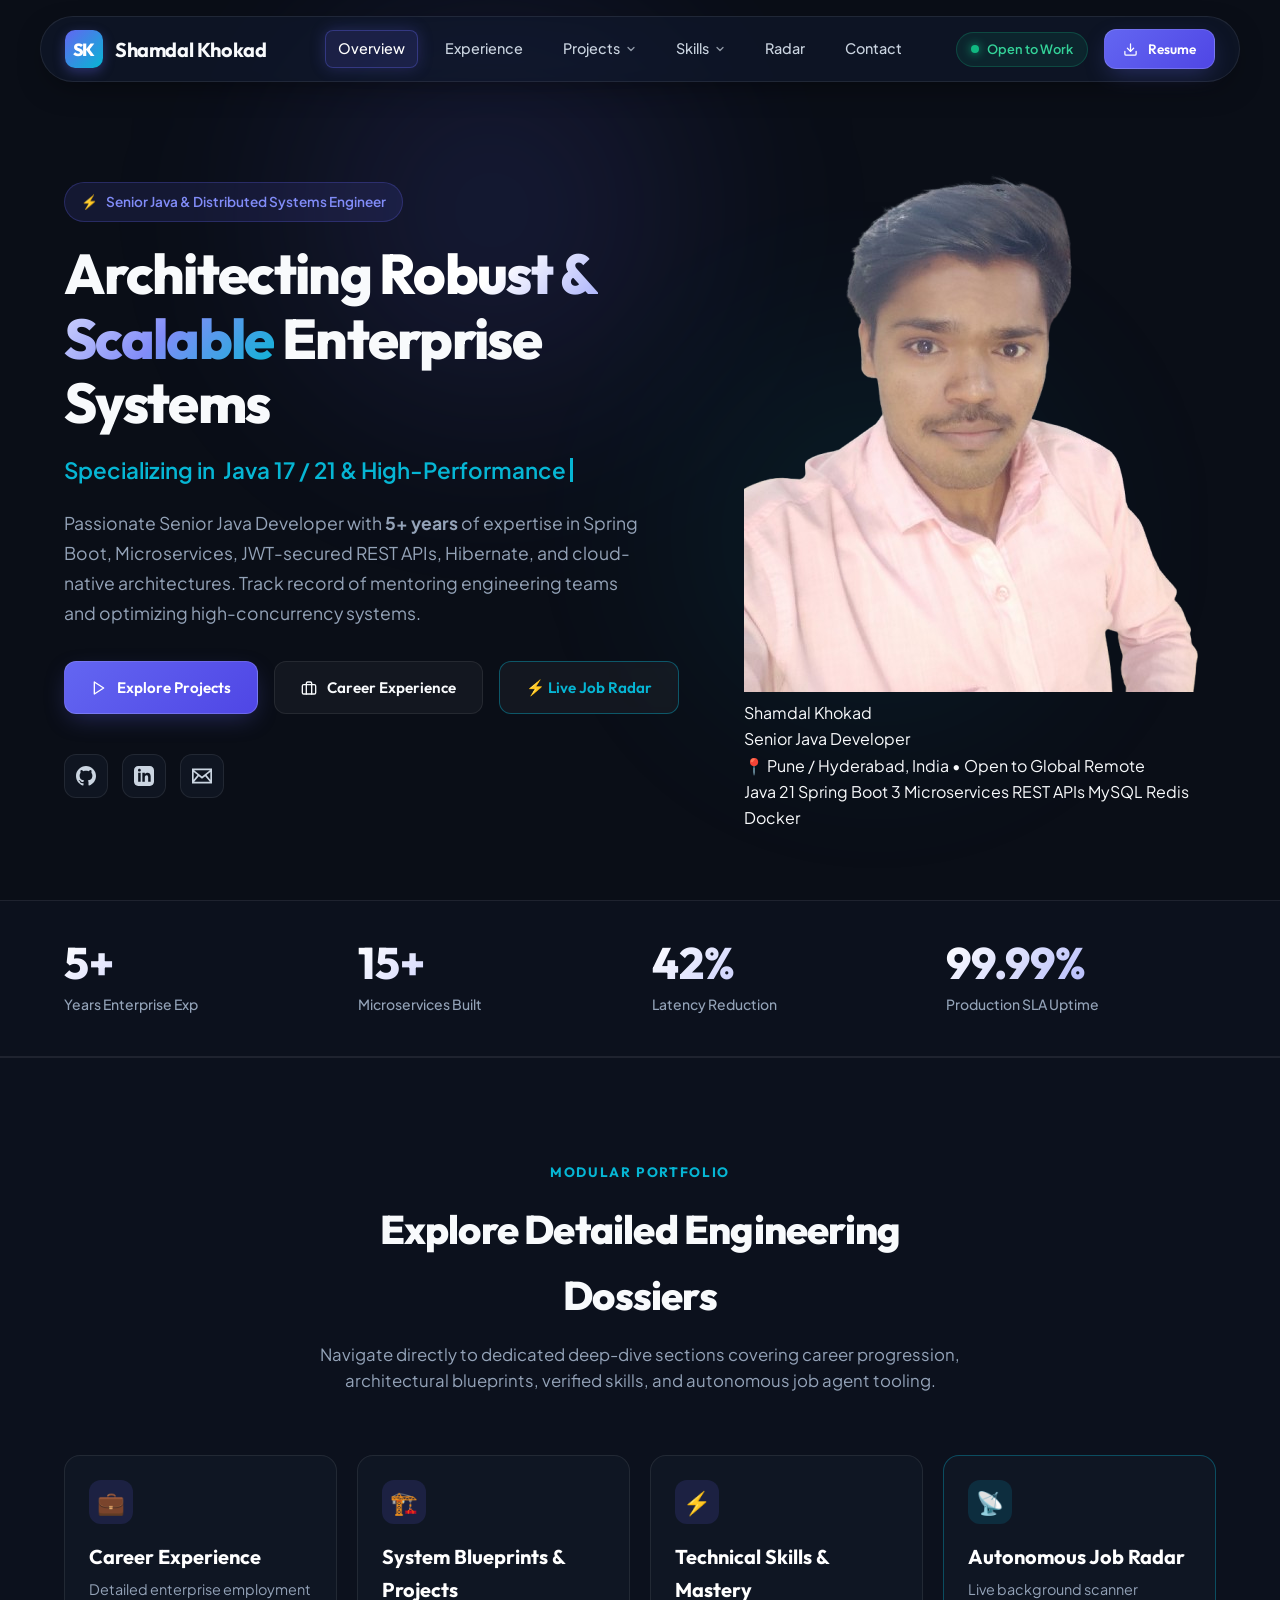
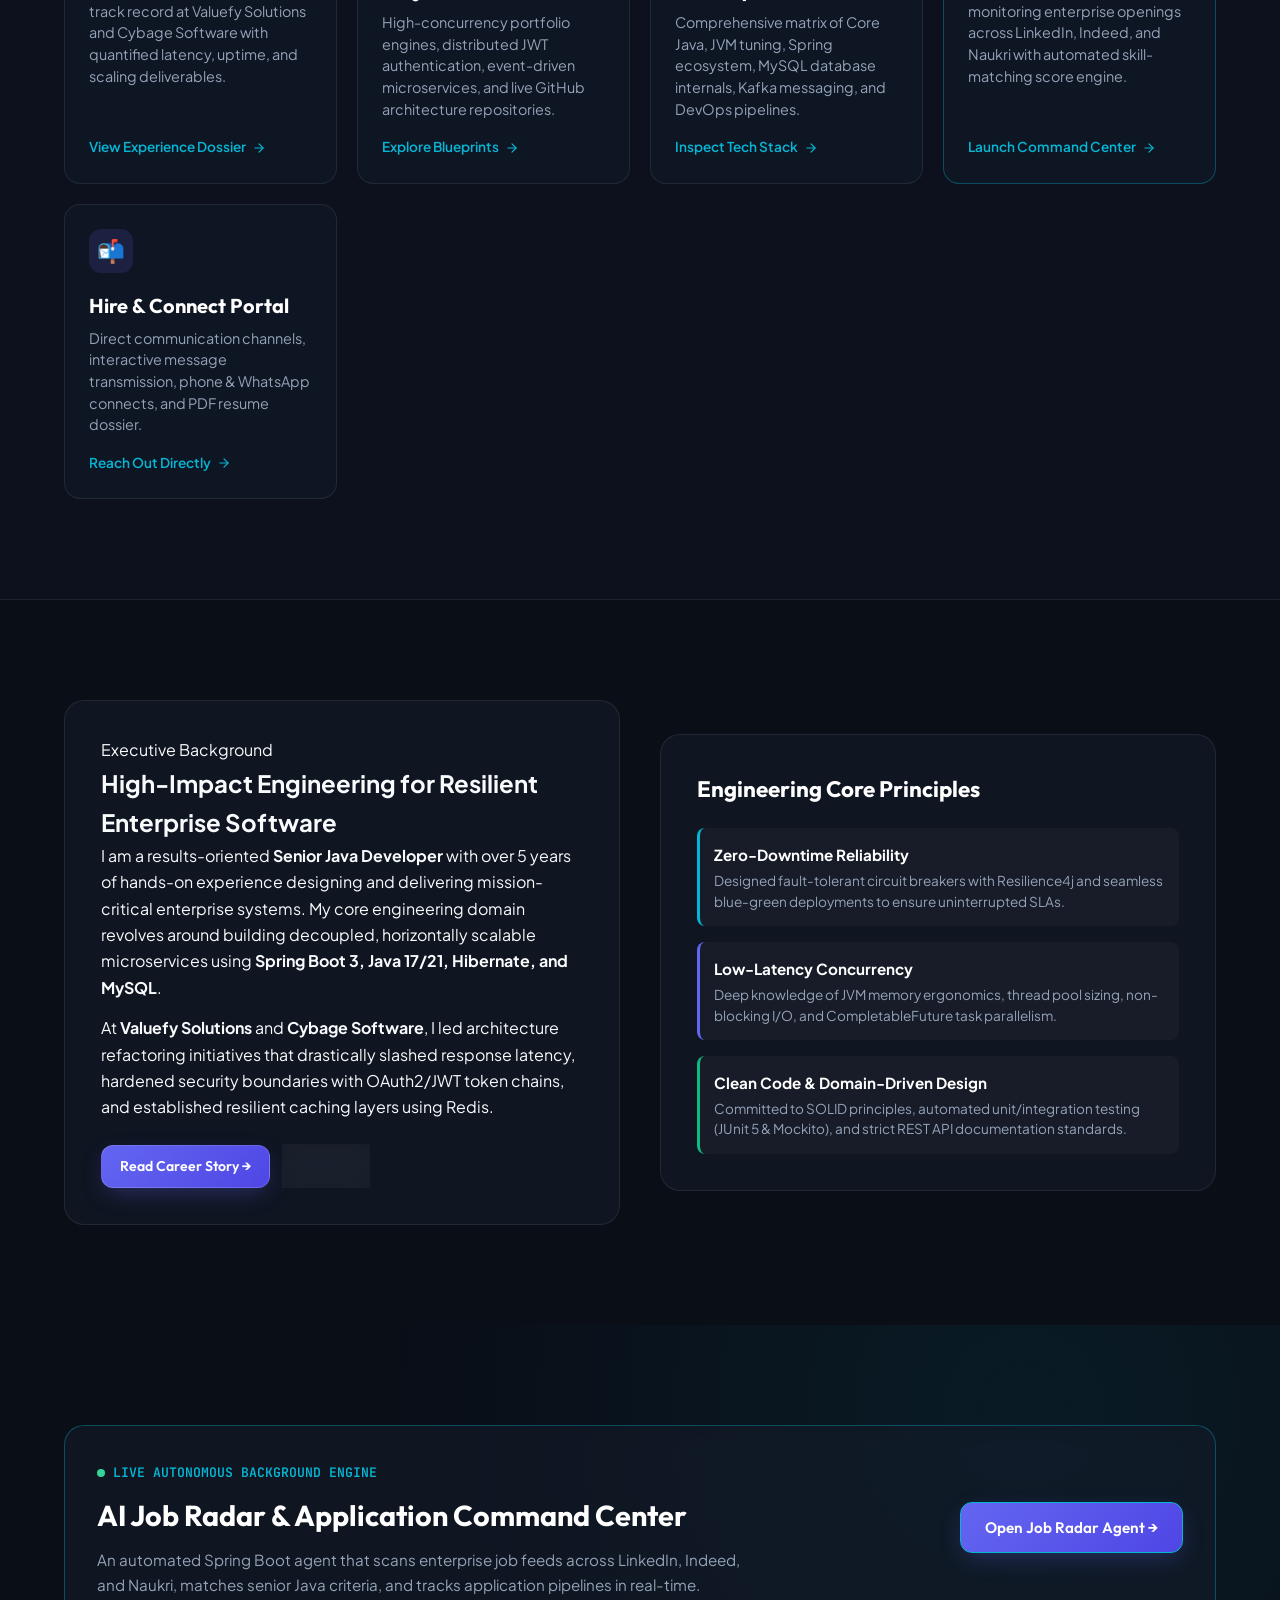
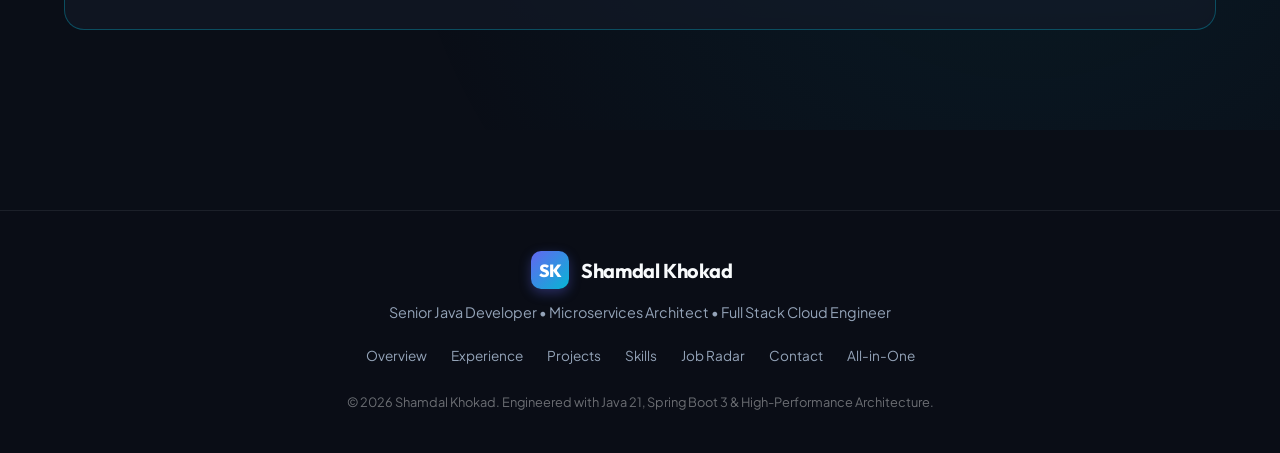
<file: src/main/resources/templates/overview.html>
<!DOCTYPE html>
<html lang="en" xmlns:th="http://www.thymeleaf.org/">
<head>
  <meta charset="UTF-8">
  <meta name="viewport" content="width=device-width, initial-scale=1.0">
  <title>Shamdal Khokad | Senior Java Developer &amp; Full Stack Engineer</title>
  <meta name="description" content="Executive portfolio of Shamdal Khokad — Senior Java Developer with 5+ years of experience specializing in Spring Boot, Microservices, REST APIs, and High-Performance Cloud Architecture.">
  <link rel="icon" type="image/png" th:href="@{/images/shamdalprofilephoto.png}" href="../static/images/shamdalprofilephoto.png">

  <!-- Google Fonts -->
  <link rel="preconnect" href="https://fonts.googleapis.com">
  <link rel="preconnect" href="https://fonts.gstatic.com" crossorigin>
  <link href="https://fonts.googleapis.com/css2?family=Outfit:wght@400;500;600;700;800&family=Plus+Jakarta+Sans:wght@300;400;500;600;700&family=JetBrains+Mono:wght@400;600&display=swap" rel="stylesheet">
  <link rel="stylesheet" th:href="@{/css/welcomeCustom.css}" href="../static/css/welcomeCustom.css">
</head>
<body class="page-fade-in">

  <!-- Ambient Dynamic Glowing Orbs -->
  <div class="ambient-glow" aria-hidden="true"></div>

  <!-- Floating Glass Navbar -->
  <nav class="navbar" id="navbar">
    <a th:href="@{/}" href="/" class="nav-brand">
      <div class="nav-logo-badge">SK</div>
      <span class="nav-name">Shamdal Khokad</span>
    </a>

    <ul class="nav-links" id="navLinks">
      <li><a th:href="@{/}" href="/" class="nav-link active">Overview</a></li>
      <li><a th:href="@{/experience}" href="/experience" class="nav-link">Experience</a></li>
      
      <!-- Projects with Dropdown -->
      <li class="nav-dropdown-item">
        <a th:href="@{/projects}" href="/projects" class="nav-link">
          <span>Projects</span>
          <svg class="dropdown-chevron" width="12" height="12" viewBox="0 0 24 24" fill="none" stroke="currentColor" stroke-width="2.5" stroke-linecap="round" stroke-linejoin="round"><polyline points="6 9 12 15 18 9"/></svg>
        </a>
        <div class="nav-dropdown-menu">
          <a th:href="@{/projects}" href="/projects" class="nav-dropdown-link">
            <span class="dropdown-link-icon">⚡</span>
            <div>
              <div class="dropdown-link-title">AI Job Radar Engine</div>
              <div class="dropdown-link-sub">Spring Boot background scanner</div>
            </div>
          </a>
          <a th:href="@{/projects}" href="/projects" class="nav-dropdown-link">
            <span class="dropdown-link-icon">🕉️</span>
            <div>
              <div class="dropdown-link-title">Bhagavad Gita Platform</div>
              <div class="dropdown-link-sub">Full Stack 18 Chapters web app</div>
            </div>
          </a>
          <a th:href="@{/projects}" href="/projects" class="nav-dropdown-link">
            <span class="dropdown-link-icon">🛒</span>
            <div>
              <div class="dropdown-link-title">GroceryMart E-Commerce</div>
              <div class="dropdown-link-sub">Hibernate ORM &amp; MySQL transactions</div>
            </div>
          </a>
          <a th:href="@{/projects}" href="/projects" class="nav-dropdown-link all-link">
            <span>Explore All Projects &rarr;</span>
          </a>
        </div>
      </li>

      <!-- Skills with Dropdown -->
      <li class="nav-dropdown-item">
        <a th:href="@{/skills}" href="/skills" class="nav-link">
          <span>Skills</span>
          <svg class="dropdown-chevron" width="12" height="12" viewBox="0 0 24 24" fill="none" stroke="currentColor" stroke-width="2.5" stroke-linecap="round" stroke-linejoin="round"><polyline points="6 9 12 15 18 9"/></svg>
        </a>
        <div class="nav-dropdown-menu">
          <a th:href="@{/skills}" href="/skills" class="nav-dropdown-link">
            <span class="dropdown-link-icon">☕</span>
            <div>
              <div class="dropdown-link-title">Java &amp; JVM Internals</div>
              <div class="dropdown-link-sub">Concurrency, Virtual Threads &amp; GC</div>
            </div>
          </a>
          <a th:href="@{/skills}" href="/skills" class="nav-dropdown-link">
            <span class="dropdown-link-icon">🌱</span>
            <div>
              <div class="dropdown-link-title">Spring Boot &amp; Microservices</div>
              <div class="dropdown-link-sub">Security, JWT &amp; Cloud Gateway</div>
            </div>
          </a>
          <a th:href="@{/skills}" href="/skills" class="nav-dropdown-link">
            <span class="dropdown-link-icon">🗄️</span>
            <div>
              <div class="dropdown-link-title">MySQL &amp; Redis Caching</div>
              <div class="dropdown-link-sub">Query tuning, Indexing &amp; HikariCP</div>
            </div>
          </a>
          <a th:href="@{/skills}" href="/skills" class="nav-dropdown-link all-link">
            <span>View All Competencies &rarr;</span>
          </a>
        </div>
      </li>

      <li><a th:href="@{/jobs}" href="/jobs" class="nav-link">Radar</a></li>
      <li><a th:href="@{/contact}" href="/contact" class="nav-link">Contact</a></li>
    </ul>

    <div class="nav-actions">
      <div class="status-pill" title="Available for immediate Senior Java & Full Stack roles">
        <span class="status-dot"></span>
        <span>Open to Work</span>
      </div>
      <a th:href="@{/images/Latest_Resume_2025.pdf}" href="../static/images/Latest_Resume_2025.pdf" target="_blank" download class="btn btn-primary" style="padding: 8px 18px; font-size: 0.85rem;">
        <svg width="15" height="15" viewBox="0 0 24 24" fill="none" stroke="currentColor" stroke-width="2" stroke-linecap="round" stroke-linejoin="round"><path d="M21 15v4a2 2 0 0 1-2 2H5a2 2 0 0 1-2-2v-4"/><polyline points="7 10 12 15 17 10"/><line x1="12" y1="15" x2="12" y2="3"/></svg>
        <span>Resume</span>
      </a>
      <button class="nav-toggle" id="navToggle" aria-label="Toggle navigation">
        <svg width="24" height="24" viewBox="0 0 24 24" fill="none" stroke="currentColor" stroke-width="2" stroke-linecap="round" stroke-linejoin="round"><line x1="3" y1="12" x2="21" y2="12"/><line x1="3" y1="6" x2="21" y2="6"/><line x1="3" y1="18" x2="21" y2="18"/></svg>
      </button>
    </div>
  </nav>

  <!-- Hero Section -->
  <section class="hero" id="hero">
    <div class="container">
      <div class="hero-grid">
        <div class="hero-text-col">
          <div class="hero-badge">
            <span style="display:inline-block; animation: pulseDot 1.5s infinite;">⚡</span>
            <span>Senior Java &amp; Distributed Systems Engineer</span>
          </div>

          <h1 class="hero-title">
            Architecting <span class="gradient-text">Robust &amp; Scalable</span> Enterprise Systems
          </h1>

          <div class="hero-dynamic">
            <span>Specializing in&nbsp;</span>
            <span id="typingText" style="color: var(--accent-cyan);"></span><span class="typing-cursor"></span>
          </div>

          <p class="hero-description">
            Passionate Senior Java Developer with <strong>5+ years</strong> of expertise in Spring Boot, Microservices, JWT-secured REST APIs, Hibernate, and cloud-native architectures. Track record of mentoring engineering teams and optimizing high-concurrency systems.
          </p>

          <div class="hero-buttons">
            <a th:href="@{/projects}" href="/projects" class="btn btn-primary">
              <svg width="16" height="16" viewBox="0 0 24 24" fill="none" stroke="currentColor" stroke-width="2" stroke-linecap="round" stroke-linejoin="round"><polygon points="5 3 19 12 5 21 5 3"/></svg>
              <span>Explore Projects</span>
            </a>
            <a th:href="@{/experience}" href="/experience" class="btn btn-outline">
              <svg width="16" height="16" viewBox="0 0 24 24" fill="none" stroke="currentColor" stroke-width="2" stroke-linecap="round" stroke-linejoin="round"><rect x="2" y="7" width="20" height="14" rx="2" ry="2"/><path d="M16 21V5a2 2 0 0 0-2-2h-4a2 2 0 0 0-2 2v16"/></svg>
              <span>Career Experience</span>
            </a>
            <a th:href="@{/jobs}" href="/jobs" class="btn btn-outline" style="border-color: rgba(6, 182, 212, 0.4); color: var(--accent-cyan);">
              <span>⚡ Live Job Radar</span>
            </a>
          </div>

          <div class="social-strip">
            <a href="https://github.com/Shamdalkhokad123" target="_blank" rel="noopener noreferrer" class="social-btn" title="GitHub Profile">
              <svg viewBox="0 0 24 24"><path d="M12 0c-6.626 0-12 5.373-12 12 0 5.302 3.438 9.8 8.207 11.387.599.111.793-.261.793-.577v-2.234c-3.338.726-4.033-1.416-4.033-1.416-.546-1.387-1.333-1.756-1.333-1.756-1.089-.745.083-.729.083-.729 1.205.084 1.839 1.237 1.839 1.237 1.07 1.834 2.807 1.304 3.492.997.107-.775.418-1.305.762-1.604-2.665-.305-5.467-1.334-5.467-5.931 0-1.311.469-2.381 1.236-3.221-.124-.303-.535-1.524.117-3.176 0 0 1.008-.322 3.301 1.23.957-.266 1.983-.399 3.003-.404 1.02.005 2.047.138 3.006.404 2.291-1.552 3.297-1.23 3.297-1.23.653 1.653.242 2.874.118 3.176.77.84 1.235 1.911 1.235 3.221 0 4.609-2.807 5.624-5.479 5.921.43.372.823 1.102.823 2.222v3.293c0 .319.192.694.801.576 4.765-1.589 8.199-6.086 8.199-11.386 0-6.627-5.373-12-12-12z"/></svg>
            </a>
            <a href="https://www.linkedin.com/in/shamdal-khokad" target="_blank" rel="noopener noreferrer" class="social-btn" title="LinkedIn Profile">
              <svg viewBox="0 0 24 24"><path d="M19 0h-14c-2.761 0-5 2.239-5 5v14c0 2.761 2.239 5 5 5h14c2.762 0 5-2.239 5-5v-14c0-2.761-2.238-5-5-5zm-11 19h-3v-11h3v11zm-1.5-12.268c-.966 0-1.75-.79-1.75-1.764s.784-1.764 1.75-1.764 1.75.79 1.75 1.764-.783 1.764-1.75 1.764zm13.5 12.268h-3v-5.604c0-3.368-4-3.113-4 0v5.604h-3v-11h3v1.765c1.396-2.586 7-2.777 7 2.476v6.759z"/></svg>
            </a>
            <a href="mailto:kshamdal@gmail.com" class="social-btn" title="Direct Email">
              <svg viewBox="0 0 24 24"><path d="M0 3v18h24v-18h-24zm6.623 7.929l-4.623 5.712v-9.458l4.623 3.746zm-4.141-5.929h19.035l-9.517 7.713-9.518-7.713zm5.694 7.188l3.824 3.099 3.83-3.104 5.612 6.817h-18.779l5.513-6.812zm9.208-1.264l4.616-3.741v9.348l-4.616-5.607z"/></svg>
            </a>
          </div>
        </div>

        <div class="hero-image-col">
          <div class="profile-card">
            <div class="profile-glow"></div>
            <img th:src="@{/images/shamdalprofilephoto.png}" src="../static/images/shamdalprofilephoto.png" alt="Shamdal Khokad" class="profile-avatar">
            <div class="profile-meta">
              <div class="profile-name">Shamdal Khokad</div>
              <div class="profile-role">Senior Java Developer</div>
              <div class="profile-loc">📍 Pune / Hyderabad, India • Open to Global Remote</div>
              <div class="tech-chip-row">
                <span class="tech-chip">Java 21</span>
                <span class="tech-chip">Spring Boot 3</span>
                <span class="tech-chip">Microservices</span>
                <span class="tech-chip">REST APIs</span>
                <span class="tech-chip">MySQL</span>
                <span class="tech-chip">Redis</span>
                <span class="tech-chip">Docker</span>
              </div>
            </div>
          </div>
        </div>
      </div>
    </div>
  </section>

  <!-- Live Stats Strip -->
  <section class="stats-strip">
    <div class="container">
      <div class="stats-grid">
        <div class="stat-card">
          <div class="stat-num">5+</div>
          <div class="stat-label">Years Enterprise Exp</div>
        </div>
        <div class="stat-card">
          <div class="stat-num">15+</div>
          <div class="stat-label">Microservices Built</div>
        </div>
        <div class="stat-card">
          <div class="stat-num">42%</div>
          <div class="stat-label">Latency Reduction</div>
        </div>
        <div class="stat-card">
          <div class="stat-num">99.99%</div>
          <div class="stat-label">Production SLA Uptime</div>
        </div>
      </div>
    </div>
  </section>

  <!-- Multi-Page Exploration Directory -->
  <section class="section" style="background: rgba(15, 23, 42, 0.4); border-top: 1px solid var(--border-card); border-bottom: 1px solid var(--border-card);">
    <div class="container">
      <div class="section-header">
        <span class="section-tag">Modular Portfolio</span>
        <h2 class="section-title">Explore Detailed Engineering Dossiers</h2>
        <p class="section-desc">Navigate directly to dedicated deep-dive sections covering career progression, architectural blueprints, verified skills, and autonomous job agent tooling.</p>
      </div>

      <div class="cross-nav-grid">
        <!-- Experience Link -->
        <a th:href="@{/experience}" href="/experience" class="cross-nav-card">
          <div>
            <div class="cross-nav-icon">💼</div>
            <div class="cross-nav-title">Career Experience</div>
            <div class="cross-nav-desc">Detailed enterprise employment track record at Valuefy Solutions and Cybage Software with quantified latency, uptime, and scaling deliverables.</div>
          </div>
          <div class="cross-nav-action">
            <span>View Experience Dossier</span>
            <svg width="14" height="14" viewBox="0 0 24 24" fill="none" stroke="currentColor" stroke-width="2" stroke-linecap="round" stroke-linejoin="round"><line x1="5" y1="12" x2="19" y2="12"/><polyline points="12 5 19 12 12 19"/></svg>
          </div>
        </a>

        <!-- Projects & Architecture Link -->
        <a th:href="@{/projects}" href="/projects" class="cross-nav-card">
          <div>
            <div class="cross-nav-icon">🏗️</div>
            <div class="cross-nav-title">System Blueprints &amp; Projects</div>
            <div class="cross-nav-desc">High-concurrency portfolio engines, distributed JWT authentication, event-driven microservices, and live GitHub architecture repositories.</div>
          </div>
          <div class="cross-nav-action">
            <span>Explore Blueprints</span>
            <svg width="14" height="14" viewBox="0 0 24 24" fill="none" stroke="currentColor" stroke-width="2" stroke-linecap="round" stroke-linejoin="round"><line x1="5" y1="12" x2="19" y2="12"/><polyline points="12 5 19 12 12 19"/></svg>
          </div>
        </a>

        <!-- Skills Link -->
        <a th:href="@{/skills}" href="/skills" class="cross-nav-card">
          <div>
            <div class="cross-nav-icon">⚡</div>
            <div class="cross-nav-title">Technical Skills &amp; Mastery</div>
            <div class="cross-nav-desc">Comprehensive matrix of Core Java, JVM tuning, Spring ecosystem, MySQL database internals, Kafka messaging, and DevOps pipelines.</div>
          </div>
          <div class="cross-nav-action">
            <span>Inspect Tech Stack</span>
            <svg width="14" height="14" viewBox="0 0 24 24" fill="none" stroke="currentColor" stroke-width="2" stroke-linecap="round" stroke-linejoin="round"><line x1="5" y1="12" x2="19" y2="12"/><polyline points="12 5 19 12 12 19"/></svg>
          </div>
        </a>

        <!-- Job Radar Link -->
        <a th:href="@{/jobs}" href="/jobs" class="cross-nav-card" style="border-color: rgba(6, 182, 212, 0.35);">
          <div>
            <div class="cross-nav-icon" style="background: rgba(6, 182, 212, 0.15);">📡</div>
            <div class="cross-nav-title">Autonomous Job Radar</div>
            <div class="cross-nav-desc">Live background scanner monitoring enterprise openings across LinkedIn, Indeed, and Naukri with automated skill-matching score engine.</div>
          </div>
          <div class="cross-nav-action">
            <span>Launch Command Center</span>
            <svg width="14" height="14" viewBox="0 0 24 24" fill="none" stroke="currentColor" stroke-width="2" stroke-linecap="round" stroke-linejoin="round"><line x1="5" y1="12" x2="19" y2="12"/><polyline points="12 5 19 12 12 19"/></svg>
          </div>
        </a>

        <!-- Contact Link -->
        <a th:href="@{/contact}" href="/contact" class="cross-nav-card">
          <div>
            <div class="cross-nav-icon">📬</div>
            <div class="cross-nav-title">Hire &amp; Connect Portal</div>
            <div class="cross-nav-desc">Direct communication channels, interactive message transmission, phone &amp; WhatsApp connects, and PDF resume dossier.</div>
          </div>
          <div class="cross-nav-action">
            <span>Reach Out Directly</span>
            <svg width="14" height="14" viewBox="0 0 24 24" fill="none" stroke="currentColor" stroke-width="2" stroke-linecap="round" stroke-linejoin="round"><line x1="5" y1="12" x2="19" y2="12"/><polyline points="12 5 19 12 12 19"/></svg>
          </div>
        </a>
      </div>
    </div>
  </section>

  <!-- Executive Summary & Core Engineering Philosophy -->
  <section class="section" id="about">
    <div class="container">
      <div class="about-grid">
        <div class="glass-card about-card">
          <div class="about-subtitle">Executive Background</div>
          <h2 class="about-title">High-Impact Engineering for Resilient Enterprise Software</h2>
          <div class="about-text">
            <p>
              I am a results-oriented <strong>Senior Java Developer</strong> with over 5 years of hands-on experience designing and delivering mission-critical enterprise systems. My core engineering domain revolves around building decoupled, horizontally scalable microservices using <strong>Spring Boot 3, Java 17/21, Hibernate, and MySQL</strong>.
            </p>
            <p style="margin-top: 14px;">
              At <strong>Valuefy Solutions</strong> and <strong>Cybage Software</strong>, I led architecture refactoring initiatives that drastically slashed response latency, hardened security boundaries with OAuth2/JWT token chains, and established resilient caching layers using Redis.
            </p>
          </div>

          <div style="margin-top: 24px; display: flex; gap: 12px; flex-wrap: wrap;">
            <a th:href="@{/experience}" href="/experience" class="btn btn-primary" style="padding: 9px 18px; font-size: 0.88rem;">
              <span>Read Career Story &rarr;</span>
            </a>
            <a th:href="@{/contact}" href="/contact" class="btn btn-outline" style="padding: 9px 18px; font-size: 0.88rem;">
              <span>Hire Me</span>
            </a>
          </div>
        </div>

        <div class="glass-card" style="display: flex; flex-direction: column; justify-content: space-between;">
          <h3 style="font-family: var(--font-heading); font-size: 1.4rem; color: #fff; margin-bottom: 20px;">
            Engineering Core Principles
          </h3>
          <div style="display: flex; flex-direction: column; gap: 16px;">
            <div style="padding: 14px; background: rgba(255, 255, 255, 0.03); border-left: 3px solid var(--accent-cyan); border-radius: 8px;">
              <strong style="color: #fff; display: block; font-size: 0.95rem; margin-bottom: 4px;">Zero-Downtime Reliability</strong>
              <p style="font-size: 0.85rem; color: var(--text-muted); line-height: 1.5;">Designed fault-tolerant circuit breakers with Resilience4j and seamless blue-green deployments to ensure uninterrupted SLAs.</p>
            </div>
            <div style="padding: 14px; background: rgba(255, 255, 255, 0.03); border-left: 3px solid var(--primary); border-radius: 8px;">
              <strong style="color: #fff; display: block; font-size: 0.95rem; margin-bottom: 4px;">Low-Latency Concurrency</strong>
              <p style="font-size: 0.85rem; color: var(--text-muted); line-height: 1.5;">Deep knowledge of JVM memory ergonomics, thread pool sizing, non-blocking I/O, and CompletableFuture task parallelism.</p>
            </div>
            <div style="padding: 14px; background: rgba(255, 255, 255, 0.03); border-left: 3px solid var(--accent-emerald); border-radius: 8px;">
              <strong style="color: #fff; display: block; font-size: 0.95rem; margin-bottom: 4px;">Clean Code &amp; Domain-Driven Design</strong>
              <p style="font-size: 0.85rem; color: var(--text-muted); line-height: 1.5;">Committed to SOLID principles, automated unit/integration testing (JUnit 5 &amp; Mockito), and strict REST API documentation standards.</p>
            </div>
          </div>
        </div>
      </div>
    </div>
  </section>

  <!-- Live Mini Job Radar Snapshot -->
  <section class="section" style="background: radial-gradient(circle at 80% 20%, rgba(6, 182, 212, 0.08) 0%, transparent 60%);">
    <div class="container">
      <div class="glass-card" style="border: 1px solid rgba(6, 182, 212, 0.35); padding: 32px;">
        <div style="display: flex; justify-content: space-between; align-items: center; flex-wrap: wrap; gap: 20px;">
          <div>
            <div style="display: inline-flex; align-items: center; gap: 8px; color: var(--accent-cyan); font-family: 'JetBrains Mono', monospace; font-size: 0.82rem; font-weight: 600; text-transform: uppercase; margin-bottom: 8px;">
              <span style="display: inline-block; width: 8px; height: 8px; border-radius: 50%; background: #34d399; animation: pulseDot 1.5s infinite;"></span>
              Live Autonomous Background Engine
            </div>
            <h3 style="font-family: var(--font-heading); font-size: 1.8rem; color: #fff; margin-bottom: 8px;">
              AI Job Radar &amp; Application Command Center
            </h3>
            <p style="color: var(--text-muted); max-width: 650px; font-size: 0.95rem;">
              An automated Spring Boot agent that scans enterprise job feeds across LinkedIn, Indeed, and Naukri, matches senior Java criteria, and tracks application pipelines in real-time.
            </p>
          </div>
          <a th:href="@{/jobs}" href="/jobs" class="btn btn-primary" style="padding: 12px 24px; font-size: 0.95rem; border-color: var(--accent-cyan);">
            <span>Open Job Radar Agent &rarr;</span>
          </a>
        </div>
      </div>
    </div>
  </section>

  <!-- Modern Clean Footer -->
  <footer class="footer">
    <div class="container">
      <div class="nav-brand" style="justify-content: center; margin-bottom: 12px;">
        <div class="nav-logo-badge">SK</div>
        <span class="nav-name">Shamdal Khokad</span>
      </div>
      <p style="color: var(--text-muted); font-size: 0.9rem; margin-bottom: 20px;">
        Senior Java Developer &bull; Microservices Architect &bull; Full Stack Cloud Engineer
      </p>

      <div class="footer-links" style="display: flex; justify-content: center; gap: 24px; flex-wrap: wrap; margin-bottom: 24px; font-size: 0.9rem;">
        <a th:href="@{/}" href="/" style="color: var(--text-muted); text-decoration: none;">Overview</a>
        <a th:href="@{/experience}" href="/experience" style="color: var(--text-muted); text-decoration: none;">Experience</a>
        <a th:href="@{/projects}" href="/projects" style="color: var(--text-muted); text-decoration: none;">Projects</a>
        <a th:href="@{/skills}" href="/skills" style="color: var(--text-muted); text-decoration: none;">Skills</a>
        <a th:href="@{/jobs}" href="/jobs" style="color: var(--text-muted); text-decoration: none;">Job Radar</a>
        <a th:href="@{/contact}" href="/contact" style="color: var(--text-muted); text-decoration: none;">Contact</a>
        <a th:href="@{/all}" href="/all" style="color: var(--text-muted); text-decoration: none;">All-in-One</a>
      </div>

      <div class="copyright" style="color: rgba(255,255,255,0.4); font-size: 0.8rem;">
        &copy; 2026 Shamdal Khokad. Engineered with Java 21, Spring Boot 3 &amp; High-Performance Architecture.
      </div>
    </div>
  </footer>

  <!-- Dynamic Typing Script & Navigation Handler -->
  <script>
    const phrases = [
      "Java 17 / 21 & High-Performance JVM",
      "Spring Boot 3 & Cloud Microservices",
      "Low-Latency REST APIs & JWT Security",
      "Distributed Caching with Redis & MySQL",
      "Event-Driven Architectures & Kafka"
    ];

    let phraseIndex = 0;
    let charIndex = 0;
    let isDeleting = false;
    const typingElement = document.getElementById("typingText");

    function typeEffect() {
      const currentPhrase = phrases[phraseIndex];
      if (isDeleting) {
        typingElement.textContent = currentPhrase.substring(0, charIndex - 1);
        charIndex--;
      } else {
        typingElement.textContent = currentPhrase.substring(0, charIndex + 1);
        charIndex++;
      }

      let speed = isDeleting ? 30 : 60;
      if (!isDeleting && charIndex === currentPhrase.length) {
        speed = 1800;
        isDeleting = true;
      } else if (isDeleting && charIndex === 0) {
        isDeleting = false;
        phraseIndex = (phraseIndex + 1) % phrases.length;
        speed = 400;
      }
      setTimeout(typeEffect, speed);
    }

    // Mobile Navigation Toggle
    const navToggle = document.getElementById("navToggle");
    const navMenu = document.getElementById("navLinks");
    if (navToggle && navMenu) {
      navToggle.addEventListener("click", () => {
        navMenu.classList.toggle("active");
      });
    }

    document.addEventListener("DOMContentLoaded", () => {
      typeEffect();
    });
  </script>
</body>
</html>
</file>
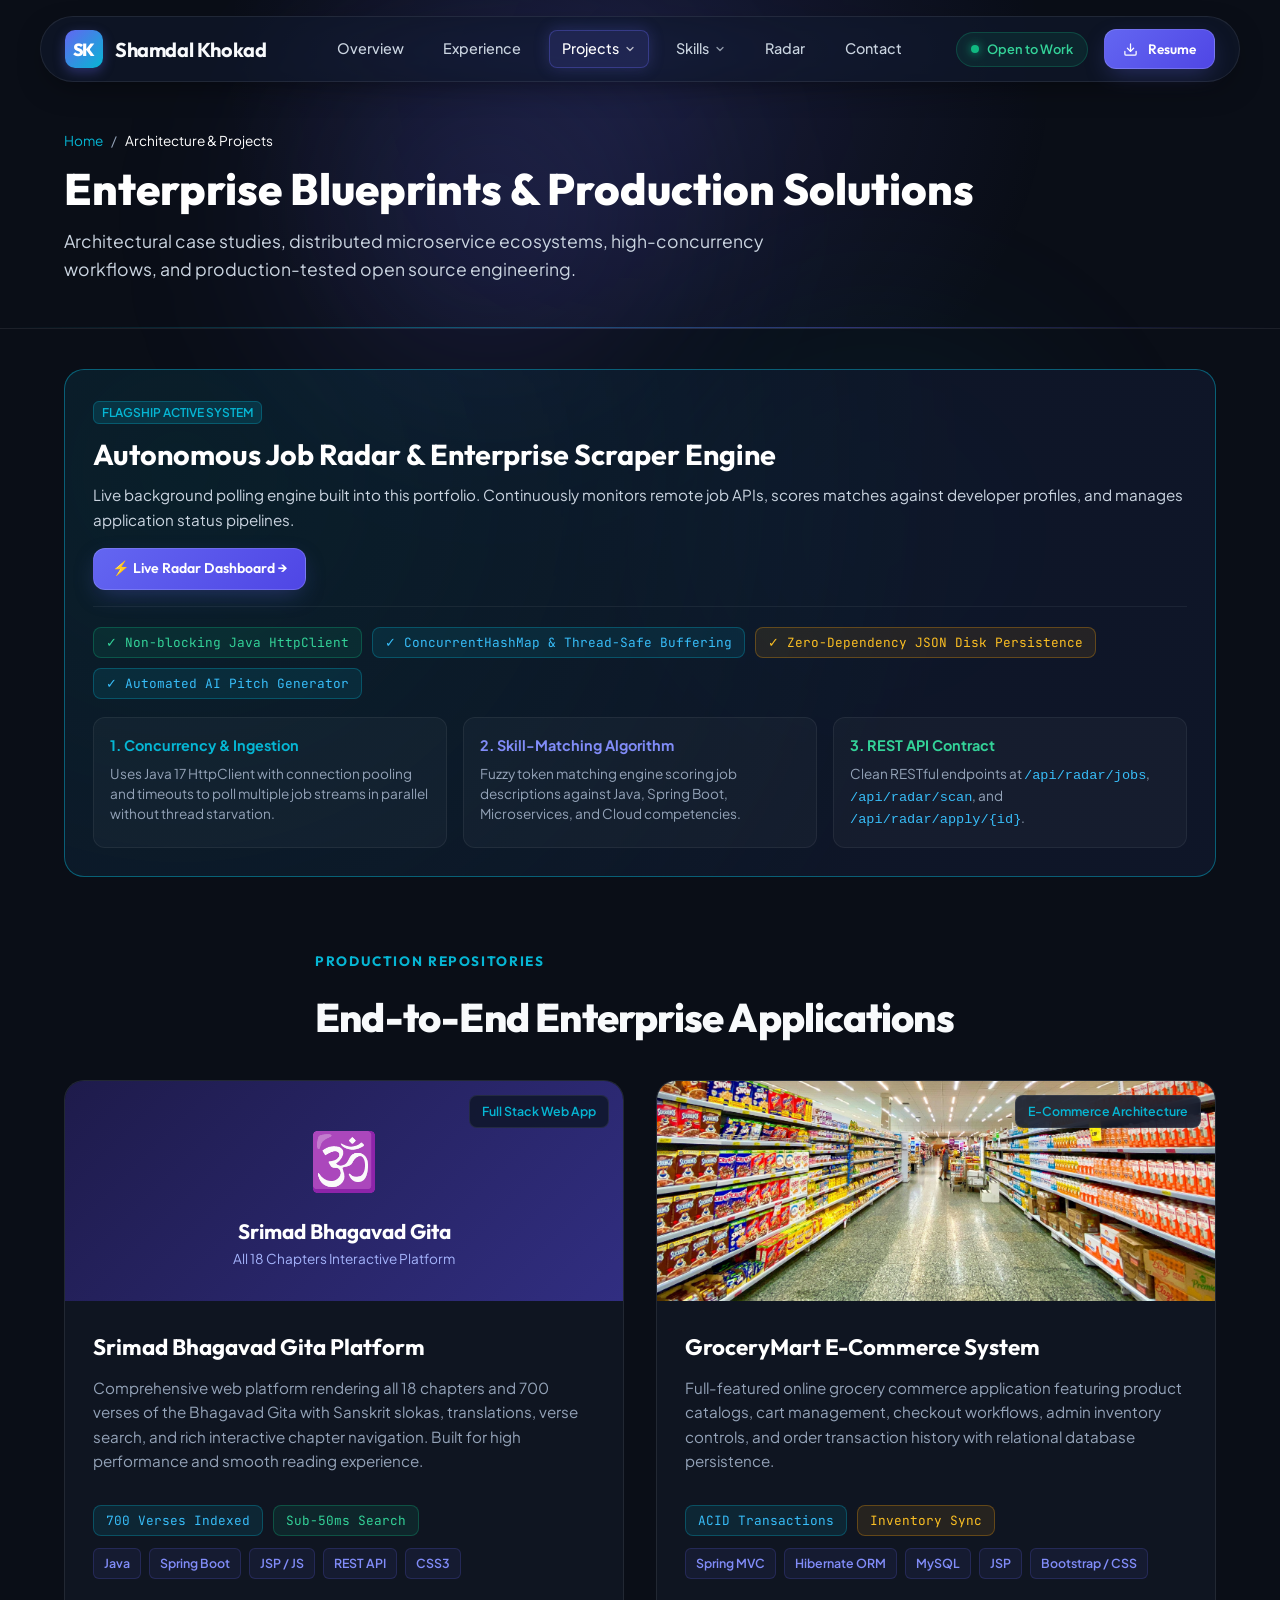
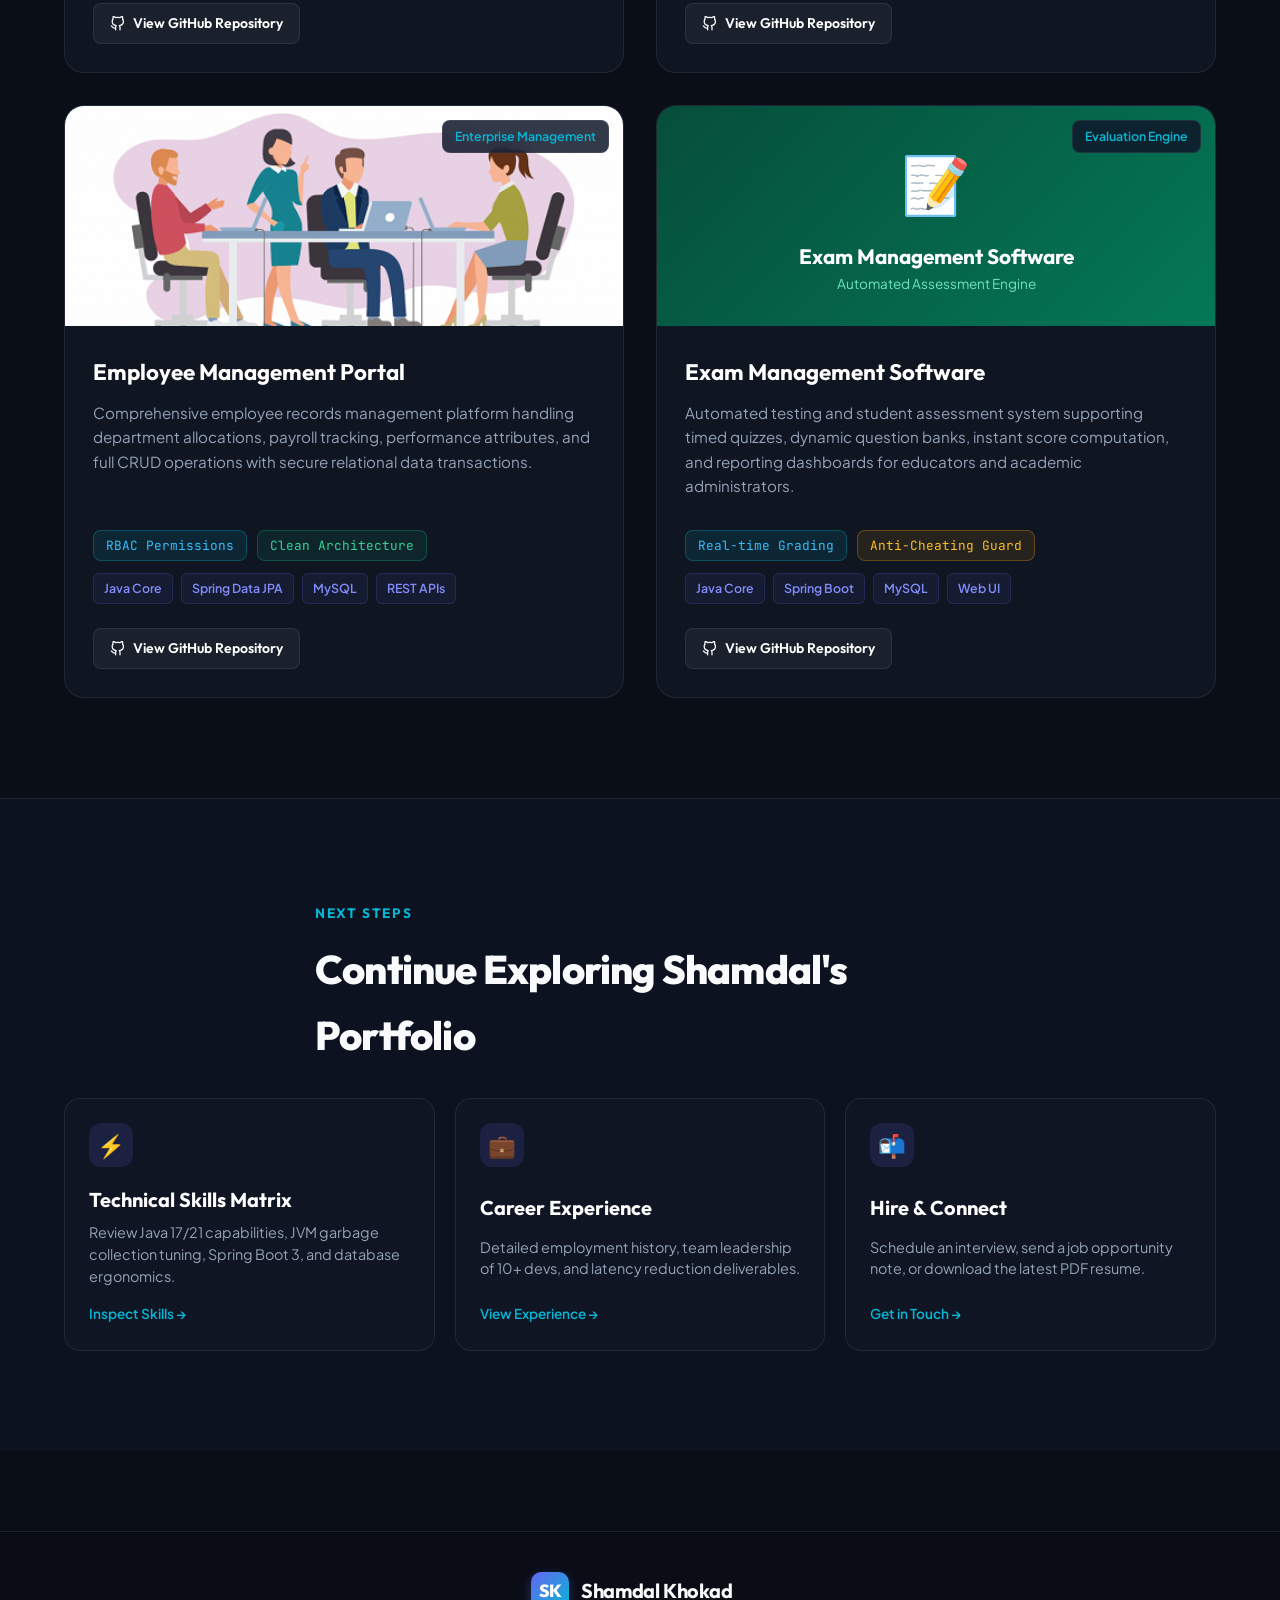
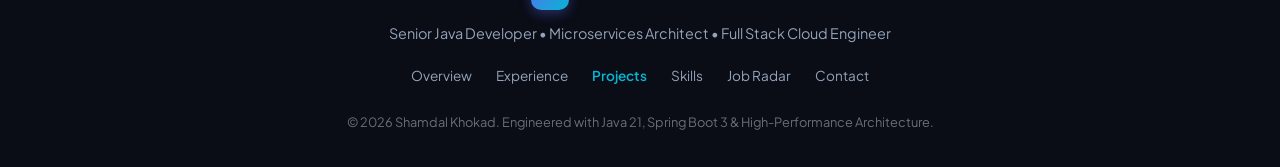
<file: src/main/resources/templates/projects.html>
<!DOCTYPE html>
<html lang="en" xmlns:th="http://www.thymeleaf.org/">
<head>
  <meta charset="UTF-8">
  <meta name="viewport" content="width=device-width, initial-scale=1.0">
  <title>System Architecture &amp; Projects | Shamdal Khokad</title>
  <meta name="description" content="System architectures, enterprise applications, and open-source distributed systems engineered by Shamdal Khokad — Senior Java Developer.">
  <link rel="icon" type="image/png" th:href="@{/images/shamdalprofilephoto.png}" href="../static/images/shamdalprofilephoto.png">

  <!-- Google Fonts -->
  <link rel="preconnect" href="https://fonts.googleapis.com">
  <link rel="preconnect" href="https://fonts.gstatic.com" crossorigin>
  <link href="https://fonts.googleapis.com/css2?family=Outfit:wght@400;500;600;700;800&family=Plus+Jakarta+Sans:wght@300;400;500;600;700&family=JetBrains+Mono:wght@400;600&display=swap" rel="stylesheet">
  <link rel="stylesheet" th:href="@{/css/welcomeCustom.css}" href="../static/css/welcomeCustom.css">
</head>
<body class="page-fade-in">

  <!-- Ambient Dynamic Glowing Orbs -->
  <div class="ambient-glow" aria-hidden="true"></div>

  <!-- Floating Glass Navbar -->
  <nav class="navbar" id="navbar">
    <a th:href="@{/}" href="/" class="nav-brand">
      <div class="nav-logo-badge">SK</div>
      <span class="nav-name">Shamdal Khokad</span>
    </a>

    <ul class="nav-links" id="navLinks">
      <li><a th:href="@{/}" href="/" class="nav-link">Overview</a></li>
      <li><a th:href="@{/experience}" href="/experience" class="nav-link">Experience</a></li>
      
      <!-- Projects with Dropdown -->
      <li class="nav-dropdown-item">
        <a th:href="@{/projects}" href="/projects" class="nav-link active">
          <span>Projects</span>
          <svg class="dropdown-chevron" width="12" height="12" viewBox="0 0 24 24" fill="none" stroke="currentColor" stroke-width="2.5" stroke-linecap="round" stroke-linejoin="round"><polyline points="6 9 12 15 18 9"/></svg>
        </a>
        <div class="nav-dropdown-menu">
          <a th:href="@{/projects}" href="/projects" class="nav-dropdown-link">
            <span class="dropdown-link-icon">⚡</span>
            <div>
              <div class="dropdown-link-title">AI Job Radar Engine</div>
              <div class="dropdown-link-sub">Spring Boot background scanner</div>
            </div>
          </a>
          <a th:href="@{/projects}" href="/projects" class="nav-dropdown-link">
            <span class="dropdown-link-icon">🕉️</span>
            <div>
              <div class="dropdown-link-title">Bhagavad Gita Platform</div>
              <div class="dropdown-link-sub">Full Stack 18 Chapters web app</div>
            </div>
          </a>
          <a th:href="@{/projects}" href="/projects" class="nav-dropdown-link">
            <span class="dropdown-link-icon">🛒</span>
            <div>
              <div class="dropdown-link-title">GroceryMart E-Commerce</div>
              <div class="dropdown-link-sub">Hibernate ORM &amp; MySQL transactions</div>
            </div>
          </a>
          <a th:href="@{/projects}" href="/projects" class="nav-dropdown-link all-link">
            <span>Explore All Projects &rarr;</span>
          </a>
        </div>
      </li>

      <!-- Skills with Dropdown -->
      <li class="nav-dropdown-item">
        <a th:href="@{/skills}" href="/skills" class="nav-link">
          <span>Skills</span>
          <svg class="dropdown-chevron" width="12" height="12" viewBox="0 0 24 24" fill="none" stroke="currentColor" stroke-width="2.5" stroke-linecap="round" stroke-linejoin="round"><polyline points="6 9 12 15 18 9"/></svg>
        </a>
        <div class="nav-dropdown-menu">
          <a th:href="@{/skills}" href="/skills" class="nav-dropdown-link">
            <span class="dropdown-link-icon">☕</span>
            <div>
              <div class="dropdown-link-title">Java &amp; JVM Internals</div>
              <div class="dropdown-link-sub">Concurrency, Virtual Threads &amp; GC</div>
            </div>
          </a>
          <a th:href="@{/skills}" href="/skills" class="nav-dropdown-link">
            <span class="dropdown-link-icon">🌱</span>
            <div>
              <div class="dropdown-link-title">Spring Boot &amp; Microservices</div>
              <div class="dropdown-link-sub">Security, JWT &amp; Cloud Gateway</div>
            </div>
          </a>
          <a th:href="@{/skills}" href="/skills" class="nav-dropdown-link">
            <span class="dropdown-link-icon">🗄️</span>
            <div>
              <div class="dropdown-link-title">MySQL &amp; Redis Caching</div>
              <div class="dropdown-link-sub">Query tuning, Indexing &amp; HikariCP</div>
            </div>
          </a>
          <a th:href="@{/skills}" href="/skills" class="nav-dropdown-link all-link">
            <span>View All Competencies &rarr;</span>
          </a>
        </div>
      </li>

      <li><a th:href="@{/jobs}" href="/jobs" class="nav-link">Radar</a></li>
      <li><a th:href="@{/contact}" href="/contact" class="nav-link">Contact</a></li>
    </ul>

    <div class="nav-actions">
      <div class="status-pill" title="Available for immediate Senior Java & Full Stack roles">
        <span class="status-dot"></span>
        <span>Open to Work</span>
      </div>
      <a th:href="@{/images/Latest_Resume_2025.pdf}" href="../static/images/Latest_Resume_2025.pdf" target="_blank" download class="btn btn-primary" style="padding: 8px 18px; font-size: 0.85rem;">
        <svg width="15" height="15" viewBox="0 0 24 24" fill="none" stroke="currentColor" stroke-width="2" stroke-linecap="round" stroke-linejoin="round"><path d="M21 15v4a2 2 0 0 1-2 2H5a2 2 0 0 1-2-2v-4"/><polyline points="7 10 12 15 17 10"/><line x1="12" y1="15" x2="12" y2="3"/></svg>
        <span>Resume</span>
      </a>
      <button class="nav-toggle" id="navToggle" aria-label="Toggle navigation">
        <svg width="24" height="24" viewBox="0 0 24 24" fill="none" stroke="currentColor" stroke-width="2" stroke-linecap="round" stroke-linejoin="round"><line x1="3" y1="12" x2="21" y2="12"/><line x1="3" y1="6" x2="21" y2="6"/><line x1="3" y1="18" x2="21" y2="18"/></svg>
      </button>
    </div>
  </nav>

  <!-- Page Header -->
  <header class="page-header">
    <div class="container">
      <div class="page-breadcrumb">
        <a th:href="@{/}" href="/">Home</a>
        <span>/</span>
        <span style="color: #fff;">Architecture &amp; Projects</span>
      </div>
      <h1 class="page-title">Enterprise Blueprints &amp; Production Solutions</h1>
      <p class="page-subtitle">
        Architectural case studies, distributed microservice ecosystems, high-concurrency workflows, and production-tested open source engineering.
      </p>
    </div>
  </header>

  <!-- Featured System Design Blueprint: AI Job Radar & Automated Agent -->
  <section class="section" style="padding-top: 40px; padding-bottom: 30px;">
    <div class="container">
      <div class="blueprint-card" style="border: 1px solid rgba(6, 182, 212, 0.45); background: radial-gradient(circle at 10% 20%, rgba(6, 182, 212, 0.1) 0%, rgba(15, 23, 42, 0.9) 70%);">
        <div class="blueprint-header">
          <div>
            <span class="badge" style="background: rgba(6, 182, 212, 0.15); color: var(--accent-cyan); border: 1px solid rgba(6, 182, 212, 0.3); font-size: 0.75rem; padding: 3px 8px; border-radius: 6px; font-weight: 600; text-transform: uppercase;">Flagship Active System</span>
            <h2 style="font-family: var(--font-heading); font-size: 1.8rem; color: #fff; margin-top: 6px;">
              Autonomous Job Radar &amp; Enterprise Scraper Engine
            </h2>
            <p style="color: var(--text-sub); font-size: 0.95rem; margin-top: 4px;">
              Live background polling engine built into this portfolio. Continuously monitors remote job APIs, scores matches against developer profiles, and manages application status pipelines.
            </p>
          </div>
          <div style="display: flex; gap: 10px; flex-wrap: wrap;">
            <a th:href="@{/jobs}" href="/jobs" class="btn btn-primary" style="padding: 8px 18px; font-size: 0.88rem;">
              <span>⚡ Live Radar Dashboard &rarr;</span>
            </a>
          </div>
        </div>

        <div class="metric-pill-strip">
          <span class="metric-pill success">✓ Non-blocking Java HttpClient</span>
          <span class="metric-pill">✓ ConcurrentHashMap &amp; Thread-Safe Buffering</span>
          <span class="metric-pill warning">✓ Zero-Dependency JSON Disk Persistence</span>
          <span class="metric-pill">✓ Automated AI Pitch Generator</span>
        </div>

        <div style="display: grid; grid-template-columns: repeat(auto-fit, minmax(280px, 1fr)); gap: 16px; margin-top: 18px;">
          <div style="background: rgba(255, 255, 255, 0.03); border: 1px solid rgba(255, 255, 255, 0.06); border-radius: 12px; padding: 16px;">
            <strong style="color: var(--accent-cyan); font-size: 0.9rem; display: block; margin-bottom: 6px;">1. Concurrency &amp; Ingestion</strong>
            <p style="font-size: 0.85rem; color: var(--text-muted); line-height: 1.5;">Uses Java 17 HttpClient with connection pooling and timeouts to poll multiple job streams in parallel without thread starvation.</p>
          </div>
          <div style="background: rgba(255, 255, 255, 0.03); border: 1px solid rgba(255, 255, 255, 0.06); border-radius: 12px; padding: 16px;">
            <strong style="color: var(--primary-light); font-size: 0.9rem; display: block; margin-bottom: 6px;">2. Skill-Matching Algorithm</strong>
            <p style="font-size: 0.85rem; color: var(--text-muted); line-height: 1.5;">Fuzzy token matching engine scoring job descriptions against Java, Spring Boot, Microservices, and Cloud competencies.</p>
          </div>
          <div style="background: rgba(255, 255, 255, 0.03); border: 1px solid rgba(255, 255, 255, 0.06); border-radius: 12px; padding: 16px;">
            <strong style="color: #34d399; font-size: 0.9rem; display: block; margin-bottom: 6px;">3. REST API Contract</strong>
            <p style="font-size: 0.85rem; color: var(--text-muted); line-height: 1.5;">Clean RESTful endpoints at <code style="color:#38bdf8;">/api/radar/jobs</code>, <code style="color:#38bdf8;">/api/radar/scan</code>, and <code style="color:#38bdf8;">/api/radar/apply/{id}</code>.</p>
          </div>
        </div>
      </div>
    </div>
  </section>

  <!-- Complete Projects Grid -->
  <section class="section" style="padding-top: 10px;">
    <div class="container">
      <div class="section-header" style="text-align: left; margin-bottom: 30px;">
        <span class="section-tag">Production Repositories</span>
        <h2 class="section-title">End-to-End Enterprise Applications</h2>
      </div>

      <div class="projects-grid">
        <!-- Project 1: Bhagavad Gita App -->
        <div class="project-card">
          <div class="project-media" style="background: linear-gradient(135deg, #1e1b4b, #312e81); display:flex; align-items:center; justify-content:center; text-align:center; padding: 30px;">
            <div style="color: #c7d2fe;">
              <div style="font-size: 3.5rem; margin-bottom: 10px;">🕉️</div>
              <div style="font-family: var(--font-heading); font-weight:700; font-size:1.3rem; color:#fff;">Srimad Bhagavad Gita</div>
              <div style="font-size: 0.85rem; color: #a5b4fc;">All 18 Chapters Interactive Platform</div>
            </div>
            <span class="project-badge-top">Full Stack Web App</span>
          </div>
          <div class="project-content">
            <h3 class="project-title">Srimad Bhagavad Gita Platform</h3>
            <p class="project-desc">
              Comprehensive web platform rendering all 18 chapters and 700 verses of the Bhagavad Gita with Sanskrit slokas, translations, verse search, and rich interactive chapter navigation. Built for high performance and smooth reading experience.
            </p>
            <div class="metric-pill-strip" style="margin: 12px 0;">
              <span class="metric-pill">700 Verses Indexed</span>
              <span class="metric-pill success">Sub-50ms Search</span>
            </div>
            <div class="project-tags">
              <span class="project-tag">Java</span>
              <span class="project-tag">Spring Boot</span>
              <span class="project-tag">JSP / JS</span>
              <span class="project-tag">REST API</span>
              <span class="project-tag">CSS3</span>
            </div>
            <div class="project-actions">
              <a href="https://github.com/Shamdalkhokad123/Srimad-Bhagavad-Gita-All-18-Chapters" target="_blank" rel="noopener noreferrer" class="project-link-btn">
                <svg width="15" height="15" viewBox="0 0 24 24" fill="none" stroke="currentColor" stroke-width="2" stroke-linecap="round" stroke-linejoin="round"><path d="M9 19c-5 1.5-5-2.5-7-3m14 6v-3.87a3.37 3.37 0 0 0-.94-2.61c3.14-.35 6.44-1.54 6.44-7A5.44 5.44 0 0 0 20 4.77 5.07 5.07 0 0 0 19.91 1S18.73.65 16 2.48a13.38 13.38 0 0 0-7 0C6.27.65 5.09 1 5.09 1A5.07 5.07 0 0 0 5 4.77a5.44 5.44 0 0 0-1.5 3.78c0 5.42 3.3 6.61 6.44 7A3.37 3.37 0 0 0 9 18.13V22"/></svg>
                <span>View GitHub Repository</span>
              </a>
            </div>
          </div>
        </div>

        <!-- Project 2: Grocery Mart -->
        <div class="project-card">
          <div class="project-media">
            <img th:src="@{/images/grocerymart111.jpg}" src="../static/images/grocerymart111.jpg" alt="Grocery Mart Web Application">
            <span class="project-badge-top">E-Commerce Architecture</span>
          </div>
          <div class="project-content">
            <h3 class="project-title">GroceryMart E-Commerce System</h3>
            <p class="project-desc">
              Full-featured online grocery commerce application featuring product catalogs, cart management, checkout workflows, admin inventory controls, and order transaction history with relational database persistence.
            </p>
            <div class="metric-pill-strip" style="margin: 12px 0;">
              <span class="metric-pill">ACID Transactions</span>
              <span class="metric-pill warning">Inventory Sync</span>
            </div>
            <div class="project-tags">
              <span class="project-tag">Spring MVC</span>
              <span class="project-tag">Hibernate ORM</span>
              <span class="project-tag">MySQL</span>
              <span class="project-tag">JSP</span>
              <span class="project-tag">Bootstrap / CSS</span>
            </div>
            <div class="project-actions">
              <a href="https://github.com/Shamdalkhokad123/GroceryMart" target="_blank" rel="noopener noreferrer" class="project-link-btn">
                <svg width="15" height="15" viewBox="0 0 24 24" fill="none" stroke="currentColor" stroke-width="2" stroke-linecap="round" stroke-linejoin="round"><path d="M9 19c-5 1.5-5-2.5-7-3m14 6v-3.87a3.37 3.37 0 0 0-.94-2.61c3.14-.35 6.44-1.54 6.44-7A5.44 5.44 0 0 0 20 4.77 5.07 5.07 0 0 0 19.91 1S18.73.65 16 2.48a13.38 13.38 0 0 0-7 0C6.27.65 5.09 1 5.09 1A5.07 5.07 0 0 0 5 4.77a5.44 5.44 0 0 0-1.5 3.78c0 5.42 3.3 6.61 6.44 7A3.37 3.37 0 0 0 9 18.13V22"/></svg>
                <span>View GitHub Repository</span>
              </a>
            </div>
          </div>
        </div>

        <!-- Project 3: Employee Management System -->
        <div class="project-card">
          <div class="project-media">
            <img th:src="@{/images/employeemanagementsystem.png}" src="../static/images/employeemanagementsystem.png" alt="Employee Management System">
            <span class="project-badge-top">Enterprise Management</span>
          </div>
          <div class="project-content">
            <h3 class="project-title">Employee Management Portal</h3>
            <p class="project-desc">
              Comprehensive employee records management platform handling department allocations, payroll tracking, performance attributes, and full CRUD operations with secure relational data transactions.
            </p>
            <div class="metric-pill-strip" style="margin: 12px 0;">
              <span class="metric-pill">RBAC Permissions</span>
              <span class="metric-pill success">Clean Architecture</span>
            </div>
            <div class="project-tags">
              <span class="project-tag">Java Core</span>
              <span class="project-tag">Spring Data JPA</span>
              <span class="project-tag">MySQL</span>
              <span class="project-tag">REST APIs</span>
            </div>
            <div class="project-actions">
              <a href="https://github.com/Shamdalkhokad123/Employee-management-sham" target="_blank" rel="noopener noreferrer" class="project-link-btn">
                <svg width="15" height="15" viewBox="0 0 24 24" fill="none" stroke="currentColor" stroke-width="2" stroke-linecap="round" stroke-linejoin="round"><path d="M9 19c-5 1.5-5-2.5-7-3m14 6v-3.87a3.37 3.37 0 0 0-.94-2.61c3.14-.35 6.44-1.54 6.44-7A5.44 5.44 0 0 0 20 4.77 5.07 5.07 0 0 0 19.91 1S18.73.65 16 2.48a13.38 13.38 0 0 0-7 0C6.27.65 5.09 1 5.09 1A5.07 5.07 0 0 0 5 4.77a5.44 5.44 0 0 0-1.5 3.78c0 5.42 3.3 6.61 6.44 7A3.37 3.37 0 0 0 9 18.13V22"/></svg>
                <span>View GitHub Repository</span>
              </a>
            </div>
          </div>
        </div>

        <!-- Project 4: Exam Management Software -->
        <div class="project-card">
          <div class="project-media" style="background: linear-gradient(135deg, #064e3b, #047857); display:flex; align-items:center; justify-content:center; text-align:center; padding: 30px;">
            <div style="color: #a7f3d0;">
              <div style="font-size: 3.5rem; margin-bottom: 10px;">📝</div>
              <div style="font-family: var(--font-heading); font-weight:700; font-size:1.3rem; color:#fff;">Exam Management Software</div>
              <div style="font-size: 0.85rem; color: #6ee7b7;">Automated Assessment Engine</div>
            </div>
            <span class="project-badge-top">Evaluation Engine</span>
          </div>
          <div class="project-content">
            <h3 class="project-title">Exam Management Software</h3>
            <p class="project-desc">
              Automated testing and student assessment system supporting timed quizzes, dynamic question banks, instant score computation, and reporting dashboards for educators and academic administrators.
            </p>
            <div class="metric-pill-strip" style="margin: 12px 0;">
              <span class="metric-pill">Real-time Grading</span>
              <span class="metric-pill warning">Anti-Cheating Guard</span>
            </div>
            <div class="project-tags">
              <span class="project-tag">Java Core</span>
              <span class="project-tag">Spring Boot</span>
              <span class="project-tag">MySQL</span>
              <span class="project-tag">Web UI</span>
            </div>
            <div class="project-actions">
              <a href="https://github.com/Shamdalkhokad123/Exam-Management-Software" target="_blank" rel="noopener noreferrer" class="project-link-btn">
                <svg width="15" height="15" viewBox="0 0 24 24" fill="none" stroke="currentColor" stroke-width="2" stroke-linecap="round" stroke-linejoin="round"><path d="M9 19c-5 1.5-5-2.5-7-3m14 6v-3.87a3.37 3.37 0 0 0-.94-2.61c3.14-.35 6.44-1.54 6.44-7A5.44 5.44 0 0 0 20 4.77 5.07 5.07 0 0 0 19.91 1S18.73.65 16 2.48a13.38 13.38 0 0 0-7 0C6.27.65 5.09 1 5.09 1A5.07 5.07 0 0 0 5 4.77a5.44 5.44 0 0 0-1.5 3.78c0 5.42 3.3 6.61 6.44 7A3.37 3.37 0 0 0 9 18.13V22"/></svg>
                <span>View GitHub Repository</span>
              </a>
            </div>
          </div>
        </div>
      </div>
    </div>
  </section>

  <!-- Cross Navigation Section -->
  <section class="section" style="background: rgba(15, 23, 42, 0.5); border-top: 1px solid var(--border-card);">
    <div class="container">
      <div class="section-header" style="text-align: left; margin-bottom: 20px;">
        <span class="section-tag">Next Steps</span>
        <h2 class="section-title">Continue Exploring Shamdal's Portfolio</h2>
      </div>

      <div class="cross-nav-grid">
        <a th:href="@{/skills}" href="/skills" class="cross-nav-card">
          <div class="cross-nav-icon">⚡</div>
          <div class="cross-nav-title">Technical Skills Matrix</div>
          <div class="cross-nav-desc">Review Java 17/21 capabilities, JVM garbage collection tuning, Spring Boot 3, and database ergonomics.</div>
          <div class="cross-nav-action">Inspect Skills &rarr;</div>
        </a>

        <a th:href="@{/experience}" href="/experience" class="cross-nav-card">
          <div class="cross-nav-icon">💼</div>
          <div class="cross-nav-title">Career Experience</div>
          <div class="cross-nav-desc">Detailed employment history, team leadership of 10+ devs, and latency reduction deliverables.</div>
          <div class="cross-nav-action">View Experience &rarr;</div>
        </a>

        <a th:href="@{/contact}" href="/contact" class="cross-nav-card">
          <div class="cross-nav-icon">📬</div>
          <div class="cross-nav-title">Hire &amp; Connect</div>
          <div class="cross-nav-desc">Schedule an interview, send a job opportunity note, or download the latest PDF resume.</div>
          <div class="cross-nav-action">Get in Touch &rarr;</div>
        </a>
      </div>
    </div>
  </section>

  <!-- Modern Clean Footer -->
  <footer class="footer">
    <div class="container">
      <div class="nav-brand" style="justify-content: center; margin-bottom: 12px;">
        <div class="nav-logo-badge">SK</div>
        <span class="nav-name">Shamdal Khokad</span>
      </div>
      <p style="color: var(--text-muted); font-size: 0.9rem; margin-bottom: 20px;">
        Senior Java Developer &bull; Microservices Architect &bull; Full Stack Cloud Engineer
      </p>

      <div class="footer-links" style="display: flex; justify-content: center; gap: 24px; flex-wrap: wrap; margin-bottom: 24px; font-size: 0.9rem;">
        <a th:href="@{/}" href="/" style="color: var(--text-muted); text-decoration: none;">Overview</a>
        <a th:href="@{/experience}" href="/experience" style="color: var(--text-muted); text-decoration: none;">Experience</a>
        <a th:href="@{/projects}" href="/projects" style="color: var(--accent-cyan); text-decoration: none; font-weight: 600;">Projects</a>
        <a th:href="@{/skills}" href="/skills" style="color: var(--text-muted); text-decoration: none;">Skills</a>
        <a th:href="@{/jobs}" href="/jobs" style="color: var(--text-muted); text-decoration: none;">Job Radar</a>
        <a th:href="@{/contact}" href="/contact" style="color: var(--text-muted); text-decoration: none;">Contact</a>
      </div>

      <div class="copyright" style="color: rgba(255,255,255,0.4); font-size: 0.8rem;">
        &copy; 2026 Shamdal Khokad. Engineered with Java 21, Spring Boot 3 &amp; High-Performance Architecture.
      </div>
    </div>
  </footer>

  <script>
    const navToggle = document.getElementById("navToggle");
    const navMenu = document.getElementById("navLinks");
    if (navToggle && navMenu) {
      navToggle.addEventListener("click", () => {
        navMenu.classList.toggle("active");
      });
    }
  </script>
</body>
</html>
</file>
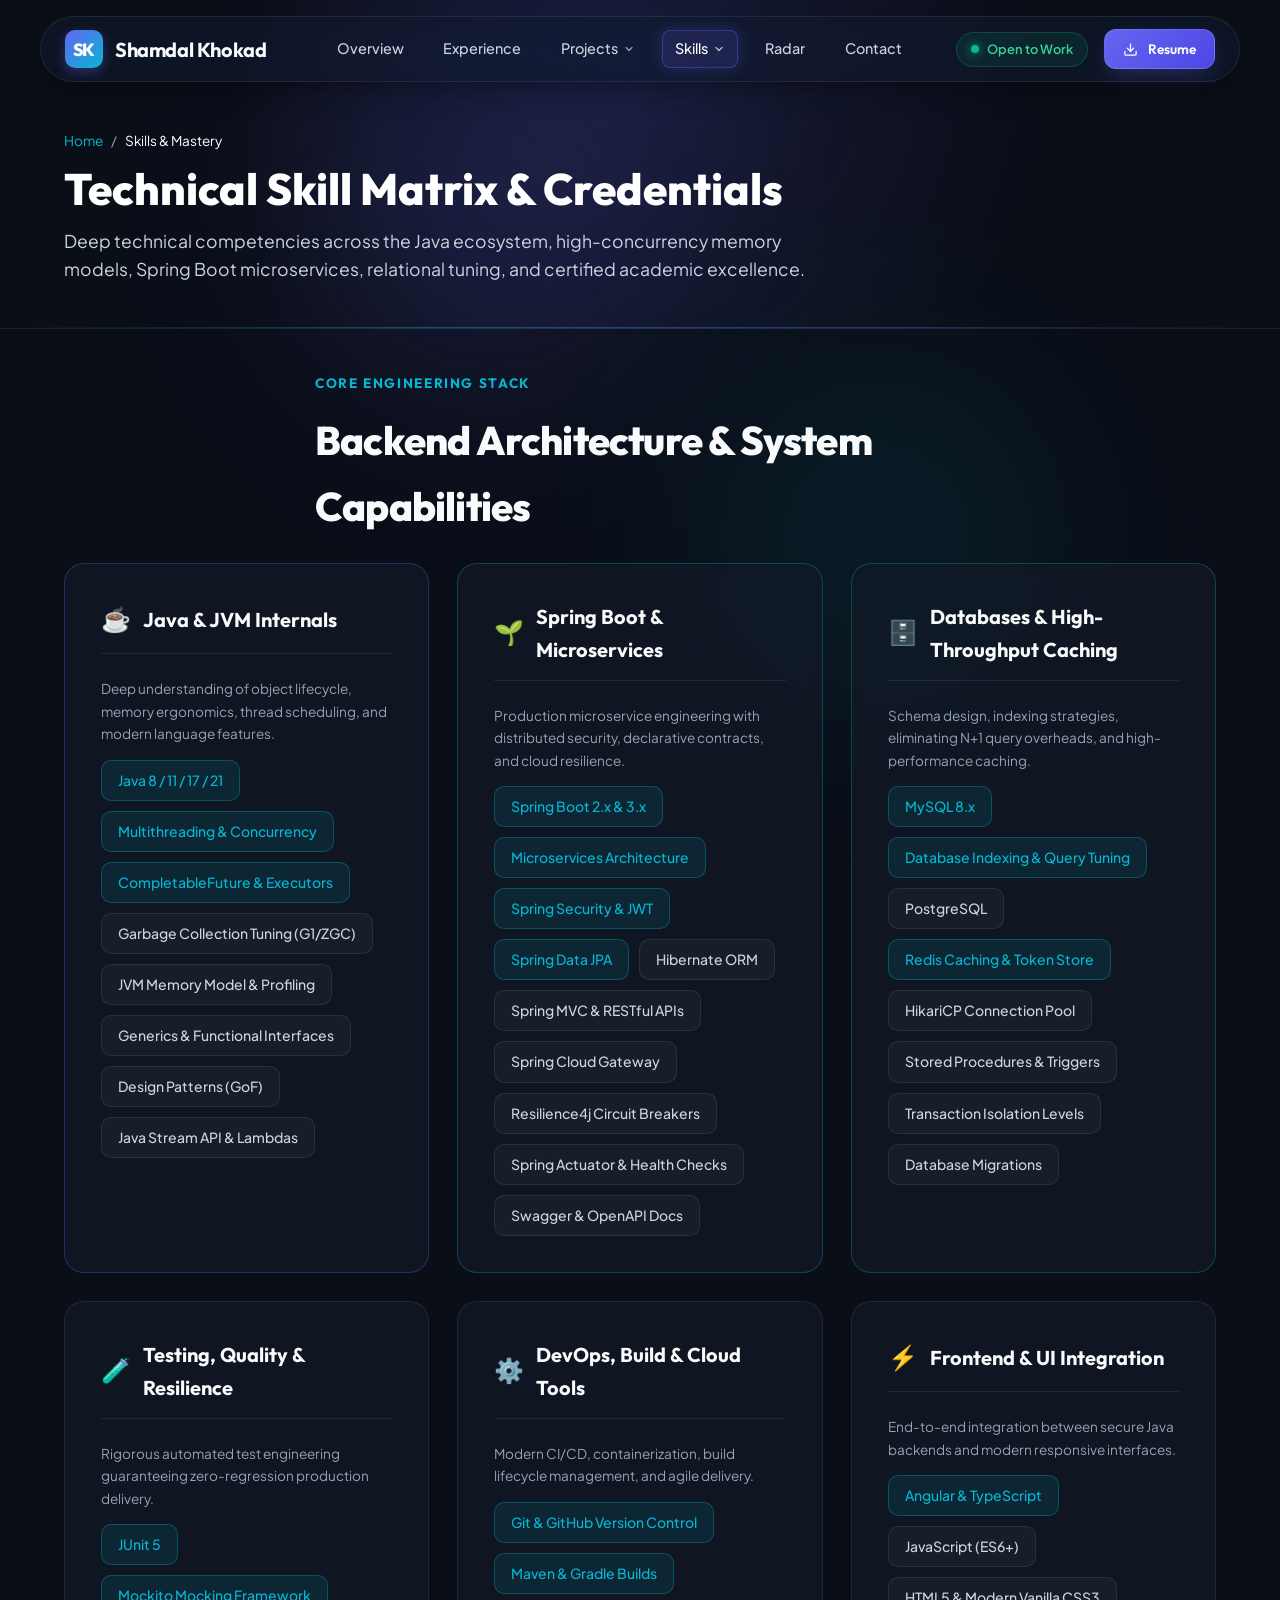
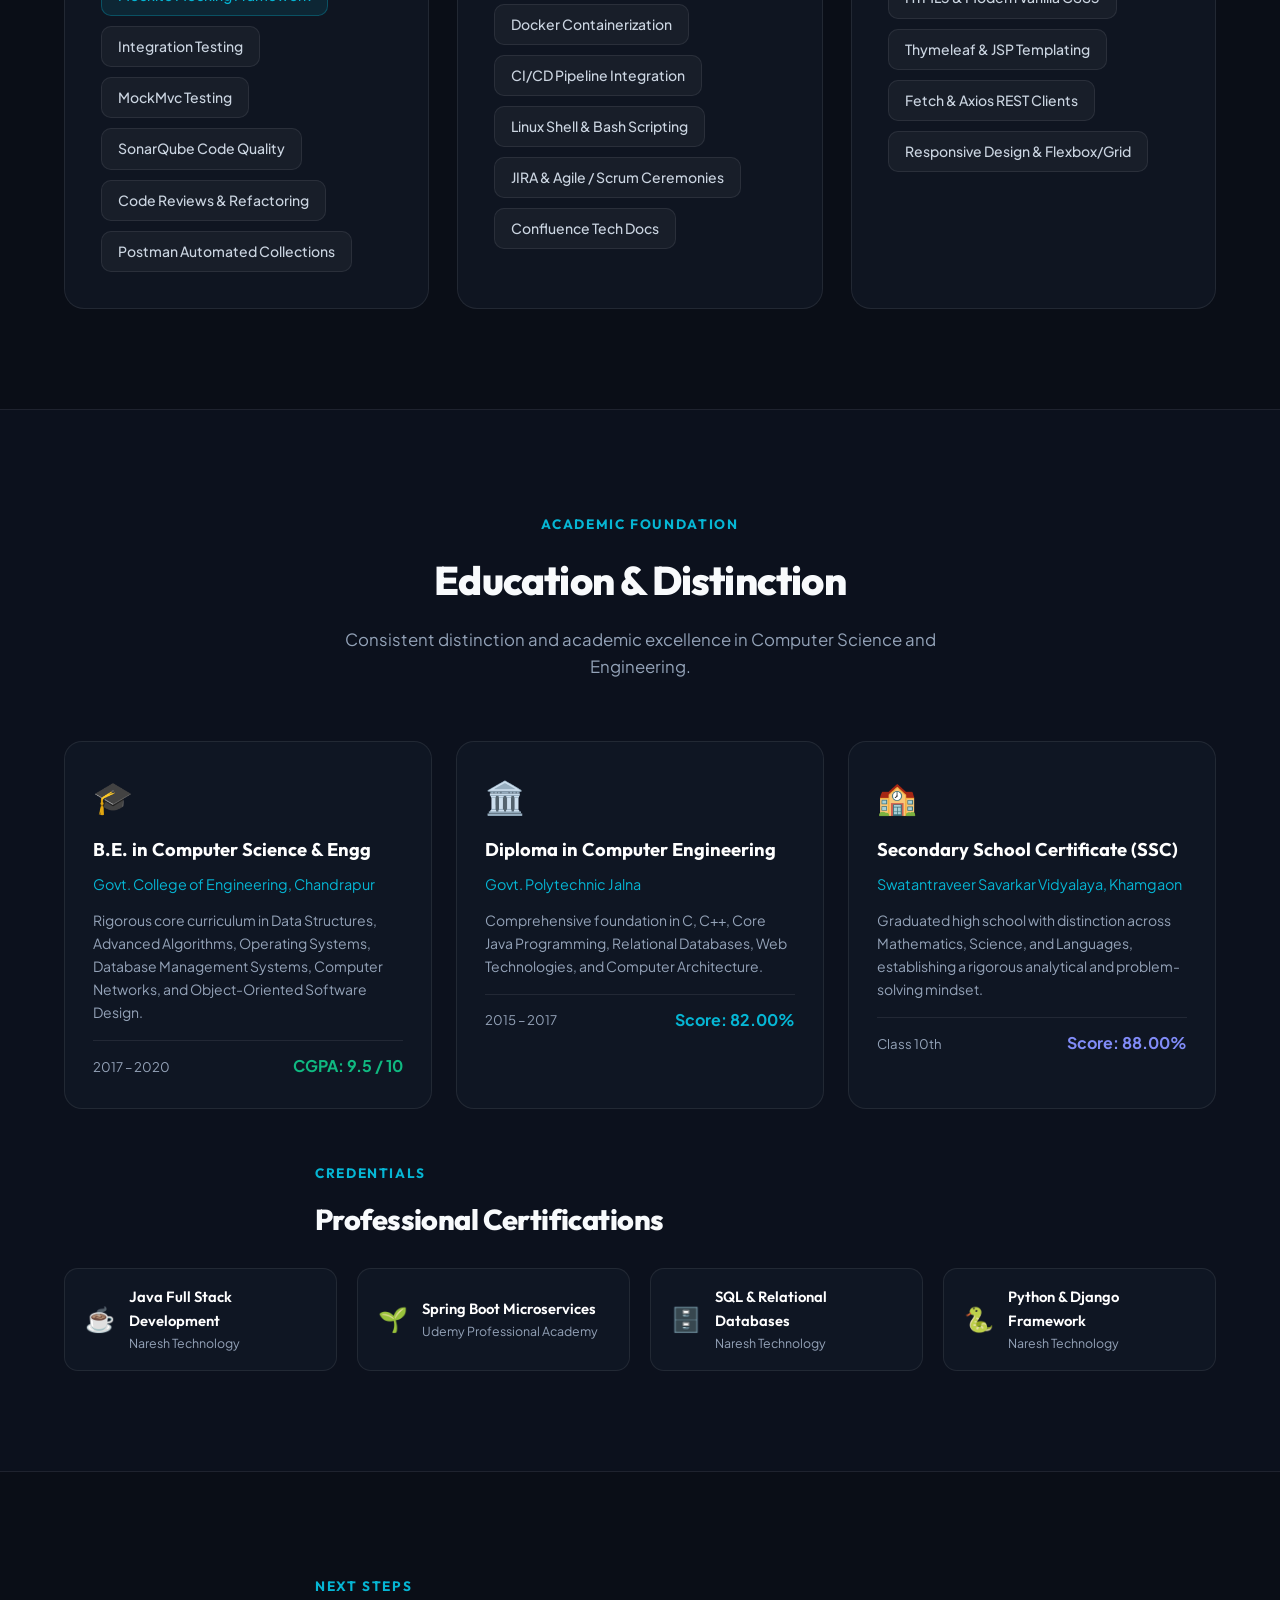
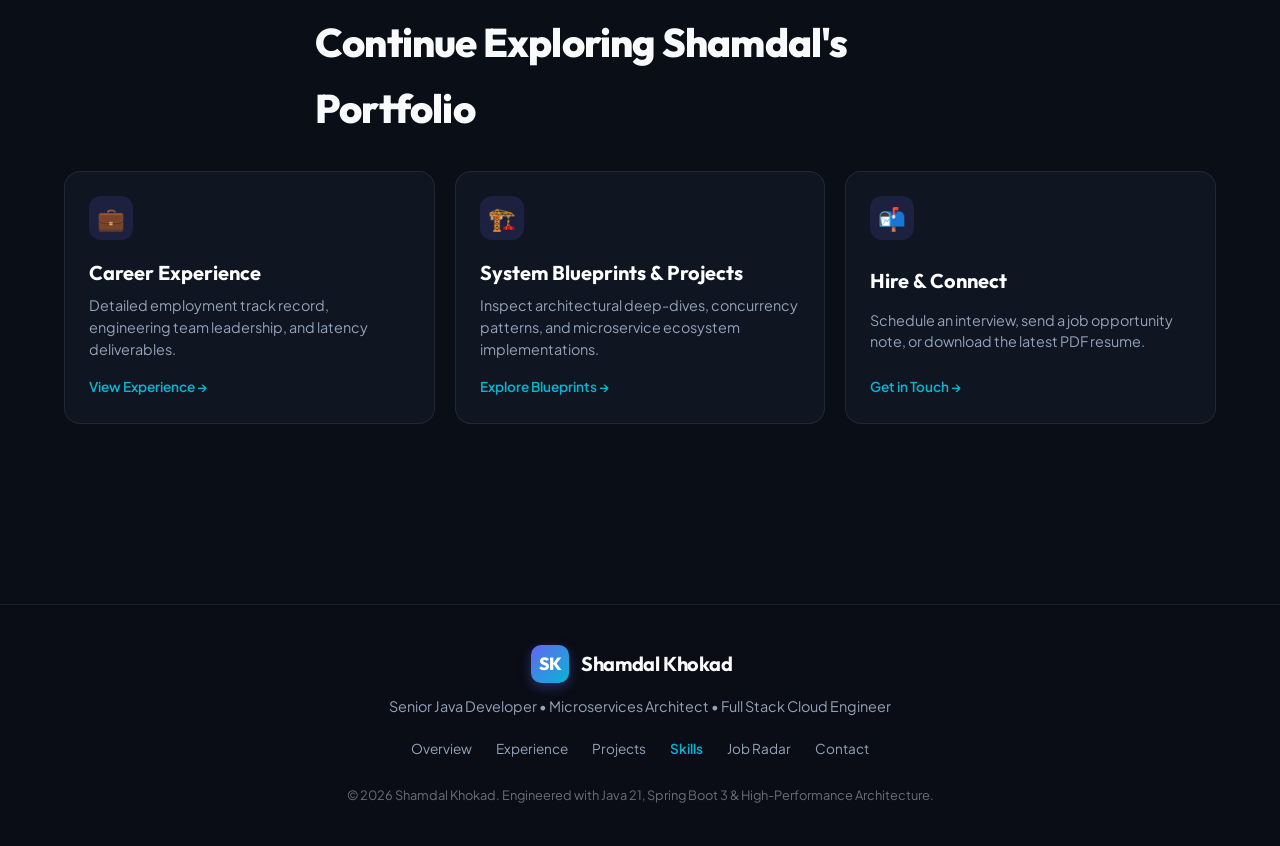
<file: src/main/resources/templates/skills.html>
<!DOCTYPE html>
<html lang="en" xmlns:th="http://www.thymeleaf.org/">
<head>
  <meta charset="UTF-8">
  <meta name="viewport" content="width=device-width, initial-scale=1.0">
  <title>Technical Skills &amp; Academic Foundation | Shamdal Khokad</title>
  <meta name="description" content="Technical skill matrix, Java competencies, system design capabilities, education, and certifications of Shamdal Khokad — Senior Java Developer.">
  <link rel="icon" type="image/png" th:href="@{/images/shamdalprofilephoto.png}" href="../static/images/shamdalprofilephoto.png">

  <!-- Google Fonts -->
  <link rel="preconnect" href="https://fonts.googleapis.com">
  <link rel="preconnect" href="https://fonts.gstatic.com" crossorigin>
  <link href="https://fonts.googleapis.com/css2?family=Outfit:wght@400;500;600;700;800&family=Plus+Jakarta+Sans:wght@300;400;500;600;700&family=JetBrains+Mono:wght@400;600&display=swap" rel="stylesheet">
  <link rel="stylesheet" th:href="@{/css/welcomeCustom.css}" href="../static/css/welcomeCustom.css">
</head>
<body class="page-fade-in">

  <!-- Ambient Dynamic Glowing Orbs -->
  <div class="ambient-glow" aria-hidden="true"></div>

  <!-- Floating Glass Navbar -->
  <nav class="navbar" id="navbar">
    <a th:href="@{/}" href="/" class="nav-brand">
      <div class="nav-logo-badge">SK</div>
      <span class="nav-name">Shamdal Khokad</span>
    </a>

    <ul class="nav-links" id="navLinks">
      <li><a th:href="@{/}" href="/" class="nav-link">Overview</a></li>
      <li><a th:href="@{/experience}" href="/experience" class="nav-link">Experience</a></li>
      
      <!-- Projects with Dropdown -->
      <li class="nav-dropdown-item">
        <a th:href="@{/projects}" href="/projects" class="nav-link">
          <span>Projects</span>
          <svg class="dropdown-chevron" width="12" height="12" viewBox="0 0 24 24" fill="none" stroke="currentColor" stroke-width="2.5" stroke-linecap="round" stroke-linejoin="round"><polyline points="6 9 12 15 18 9"/></svg>
        </a>
        <div class="nav-dropdown-menu">
          <a th:href="@{/projects}" href="/projects" class="nav-dropdown-link">
            <span class="dropdown-link-icon">⚡</span>
            <div>
              <div class="dropdown-link-title">AI Job Radar Engine</div>
              <div class="dropdown-link-sub">Spring Boot background scanner</div>
            </div>
          </a>
          <a th:href="@{/projects}" href="/projects" class="nav-dropdown-link">
            <span class="dropdown-link-icon">🕉️</span>
            <div>
              <div class="dropdown-link-title">Bhagavad Gita Platform</div>
              <div class="dropdown-link-sub">Full Stack 18 Chapters web app</div>
            </div>
          </a>
          <a th:href="@{/projects}" href="/projects" class="nav-dropdown-link">
            <span class="dropdown-link-icon">🛒</span>
            <div>
              <div class="dropdown-link-title">GroceryMart E-Commerce</div>
              <div class="dropdown-link-sub">Hibernate ORM &amp; MySQL transactions</div>
            </div>
          </a>
          <a th:href="@{/projects}" href="/projects" class="nav-dropdown-link all-link">
            <span>Explore All Projects &rarr;</span>
          </a>
        </div>
      </li>

      <!-- Skills with Dropdown -->
      <li class="nav-dropdown-item">
        <a th:href="@{/skills}" href="/skills" class="nav-link active">
          <span>Skills</span>
          <svg class="dropdown-chevron" width="12" height="12" viewBox="0 0 24 24" fill="none" stroke="currentColor" stroke-width="2.5" stroke-linecap="round" stroke-linejoin="round"><polyline points="6 9 12 15 18 9"/></svg>
        </a>
        <div class="nav-dropdown-menu">
          <a th:href="@{/skills}" href="/skills" class="nav-dropdown-link">
            <span class="dropdown-link-icon">☕</span>
            <div>
              <div class="dropdown-link-title">Java &amp; JVM Internals</div>
              <div class="dropdown-link-sub">Concurrency, Virtual Threads &amp; GC</div>
            </div>
          </a>
          <a th:href="@{/skills}" href="/skills" class="nav-dropdown-link">
            <span class="dropdown-link-icon">🌱</span>
            <div>
              <div class="dropdown-link-title">Spring Boot &amp; Microservices</div>
              <div class="dropdown-link-sub">Security, JWT &amp; Cloud Gateway</div>
            </div>
          </a>
          <a th:href="@{/skills}" href="/skills" class="nav-dropdown-link">
            <span class="dropdown-link-icon">🗄️</span>
            <div>
              <div class="dropdown-link-title">MySQL &amp; Redis Caching</div>
              <div class="dropdown-link-sub">Query tuning, Indexing &amp; HikariCP</div>
            </div>
          </a>
          <a th:href="@{/skills}" href="/skills" class="nav-dropdown-link all-link">
            <span>View All Competencies &rarr;</span>
          </a>
        </div>
      </li>

      <li><a th:href="@{/jobs}" href="/jobs" class="nav-link">Radar</a></li>
      <li><a th:href="@{/contact}" href="/contact" class="nav-link">Contact</a></li>
    </ul>

    <div class="nav-actions">
      <div class="status-pill" title="Available for immediate Senior Java & Full Stack roles">
        <span class="status-dot"></span>
        <span>Open to Work</span>
      </div>
      <a th:href="@{/images/Latest_Resume_2025.pdf}" href="../static/images/Latest_Resume_2025.pdf" target="_blank" download class="btn btn-primary" style="padding: 8px 18px; font-size: 0.85rem;">
        <svg width="15" height="15" viewBox="0 0 24 24" fill="none" stroke="currentColor" stroke-width="2" stroke-linecap="round" stroke-linejoin="round"><path d="M21 15v4a2 2 0 0 1-2 2H5a2 2 0 0 1-2-2v-4"/><polyline points="7 10 12 15 17 10"/><line x1="12" y1="15" x2="12" y2="3"/></svg>
        <span>Resume</span>
      </a>
      <button class="nav-toggle" id="navToggle" aria-label="Toggle navigation">
        <svg width="24" height="24" viewBox="0 0 24 24" fill="none" stroke="currentColor" stroke-width="2" stroke-linecap="round" stroke-linejoin="round"><line x1="3" y1="12" x2="21" y2="12"/><line x1="3" y1="6" x2="21" y2="6"/><line x1="3" y1="18" x2="21" y2="18"/></svg>
      </button>
    </div>
  </nav>

  <!-- Page Header -->
  <header class="page-header">
    <div class="container">
      <div class="page-breadcrumb">
        <a th:href="@{/}" href="/">Home</a>
        <span>/</span>
        <span style="color: #fff;">Skills &amp; Mastery</span>
      </div>
      <h1 class="page-title">Technical Skill Matrix &amp; Credentials</h1>
      <p class="page-subtitle">
        Deep technical competencies across the Java ecosystem, high-concurrency memory models, Spring Boot microservices, relational tuning, and certified academic excellence.
      </p>
    </div>
  </header>

  <!-- Categorized Skills Grid -->
  <section class="section" style="padding-top: 40px;">
    <div class="container">
      <div class="section-header" style="text-align: left; margin-bottom: 24px;">
        <span class="section-tag">Core Engineering Stack</span>
        <h2 class="section-title">Backend Architecture &amp; System Capabilities</h2>
      </div>

      <div class="skills-grid">
        <!-- Java & JVM Internals Card -->
        <div class="glass-card" style="border: 1px solid rgba(99, 102, 241, 0.3);">
          <div class="skill-category-title">
            <span style="font-size: 1.5rem;">☕</span>
            <span>Java &amp; JVM Internals</span>
          </div>
          <p style="color: var(--text-muted); font-size: 0.85rem; margin-bottom: 14px;">
            Deep understanding of object lifecycle, memory ergonomics, thread scheduling, and modern language features.
          </p>
          <div class="skill-badges">
            <span class="skill-pill hot">Java 8 / 11 / 17 / 21</span>
            <span class="skill-pill hot">Multithreading &amp; Concurrency</span>
            <span class="skill-pill hot">CompletableFuture &amp; Executors</span>
            <span class="skill-pill">Garbage Collection Tuning (G1/ZGC)</span>
            <span class="skill-pill">JVM Memory Model &amp; Profiling</span>
            <span class="skill-pill">Generics &amp; Functional Interfaces</span>
            <span class="skill-pill">Design Patterns (GoF)</span>
            <span class="skill-pill">Java Stream API &amp; Lambdas</span>
          </div>
        </div>

        <!-- Spring Ecosystem Card -->
        <div class="glass-card" style="border: 1px solid rgba(6, 182, 212, 0.3);">
          <div class="skill-category-title">
            <span style="font-size: 1.5rem;">🌱</span>
            <span>Spring Boot &amp; Microservices</span>
          </div>
          <p style="color: var(--text-muted); font-size: 0.85rem; margin-bottom: 14px;">
            Production microservice engineering with distributed security, declarative contracts, and cloud resilience.
          </p>
          <div class="skill-badges">
            <span class="skill-pill hot">Spring Boot 2.x &amp; 3.x</span>
            <span class="skill-pill hot">Microservices Architecture</span>
            <span class="skill-pill hot">Spring Security &amp; JWT</span>
            <span class="skill-pill hot">Spring Data JPA</span>
            <span class="skill-pill">Hibernate ORM</span>
            <span class="skill-pill">Spring MVC &amp; RESTful APIs</span>
            <span class="skill-pill">Spring Cloud Gateway</span>
            <span class="skill-pill">Resilience4j Circuit Breakers</span>
            <span class="skill-pill">Spring Actuator &amp; Health Checks</span>
            <span class="skill-pill">Swagger &amp; OpenAPI Docs</span>
          </div>
        </div>

        <!-- Databases & Caching Card -->
        <div class="glass-card" style="border: 1px solid rgba(16, 185, 129, 0.3);">
          <div class="skill-category-title">
            <span style="font-size: 1.5rem;">🗄️</span>
            <span>Databases &amp; High-Throughput Caching</span>
          </div>
          <p style="color: var(--text-muted); font-size: 0.85rem; margin-bottom: 14px;">
            Schema design, indexing strategies, eliminating N+1 query overheads, and high-performance caching.
          </p>
          <div class="skill-badges">
            <span class="skill-pill hot">MySQL 8.x</span>
            <span class="skill-pill hot">Database Indexing &amp; Query Tuning</span>
            <span class="skill-pill">PostgreSQL</span>
            <span class="skill-pill hot">Redis Caching &amp; Token Store</span>
            <span class="skill-pill">HikariCP Connection Pool</span>
            <span class="skill-pill">Stored Procedures &amp; Triggers</span>
            <span class="skill-pill">Transaction Isolation Levels</span>
            <span class="skill-pill">Database Migrations</span>
          </div>
        </div>

        <!-- Testing & Code Quality Card -->
        <div class="glass-card">
          <div class="skill-category-title">
            <span style="font-size: 1.5rem;">🧪</span>
            <span>Testing, Quality &amp; Resilience</span>
          </div>
          <p style="color: var(--text-muted); font-size: 0.85rem; margin-bottom: 14px;">
            Rigorous automated test engineering guaranteeing zero-regression production delivery.
          </p>
          <div class="skill-badges">
            <span class="skill-pill hot">JUnit 5</span>
            <span class="skill-pill hot">Mockito Mocking Framework</span>
            <span class="skill-pill">Integration Testing</span>
            <span class="skill-pill">MockMvc Testing</span>
            <span class="skill-pill">SonarQube Code Quality</span>
            <span class="skill-pill">Code Reviews &amp; Refactoring</span>
            <span class="skill-pill">Postman Automated Collections</span>
          </div>
        </div>

        <!-- DevOps & Tooling Card -->
        <div class="glass-card">
          <div class="skill-category-title">
            <span style="font-size: 1.5rem;">⚙️</span>
            <span>DevOps, Build &amp; Cloud Tools</span>
          </div>
          <p style="color: var(--text-muted); font-size: 0.85rem; margin-bottom: 14px;">
            Modern CI/CD, containerization, build lifecycle management, and agile delivery.
          </p>
          <div class="skill-badges">
            <span class="skill-pill hot">Git &amp; GitHub Version Control</span>
            <span class="skill-pill hot">Maven &amp; Gradle Builds</span>
            <span class="skill-pill">Docker Containerization</span>
            <span class="skill-pill">CI/CD Pipeline Integration</span>
            <span class="skill-pill">Linux Shell &amp; Bash Scripting</span>
            <span class="skill-pill">JIRA &amp; Agile / Scrum Ceremonies</span>
            <span class="skill-pill">Confluence Tech Docs</span>
          </div>
        </div>

        <!-- Frontend Integration Card -->
        <div class="glass-card">
          <div class="skill-category-title">
            <span style="font-size: 1.5rem;">⚡</span>
            <span>Frontend &amp; UI Integration</span>
          </div>
          <p style="color: var(--text-muted); font-size: 0.85rem; margin-bottom: 14px;">
            End-to-end integration between secure Java backends and modern responsive interfaces.
          </p>
          <div class="skill-badges">
            <span class="skill-pill hot">Angular &amp; TypeScript</span>
            <span class="skill-pill">JavaScript (ES6+)</span>
            <span class="skill-pill">HTML5 &amp; Modern Vanilla CSS3</span>
            <span class="skill-pill">Thymeleaf &amp; JSP Templating</span>
            <span class="skill-pill">Fetch &amp; Axios REST Clients</span>
            <span class="skill-pill">Responsive Design &amp; Flexbox/Grid</span>
          </div>
        </div>
      </div>
    </div>
  </section>

  <!-- Academic Background Section -->
  <section class="section" style="background: rgba(15, 23, 42, 0.4); border-top: 1px solid var(--border-card); border-bottom: 1px solid var(--border-card);">
    <div class="container">
      <div class="section-header">
        <span class="section-tag">Academic Foundation</span>
        <h2 class="section-title">Education &amp; Distinction</h2>
        <p class="section-desc">Consistent distinction and academic excellence in Computer Science and Engineering.</p>
      </div>

      <div class="edu-grid">
        <div class="edu-card">
          <div style="font-size: 2rem; margin-bottom: 12px;">🎓</div>
          <h3 class="edu-degree">B.E. in Computer Science &amp; Engg</h3>
          <div class="edu-inst">Govt. College of Engineering, Chandrapur</div>
          <p style="color: var(--text-muted); font-size: 0.875rem; margin-bottom: 16px;">
            Rigorous core curriculum in Data Structures, Advanced Algorithms, Operating Systems, Database Management Systems, Computer Networks, and Object-Oriented Software Design.
          </p>
          <div class="edu-meta">
            <span>2017 &ndash; 2020</span>
            <strong style="color: var(--accent-emerald); font-size: 1rem;">CGPA: 9.5 / 10</strong>
          </div>
        </div>

        <div class="edu-card">
          <div style="font-size: 2rem; margin-bottom: 12px;">🏛️</div>
          <h3 class="edu-degree">Diploma in Computer Engineering</h3>
          <div class="edu-inst">Govt. Polytechnic Jalna</div>
          <p style="color: var(--text-muted); font-size: 0.875rem; margin-bottom: 16px;">
            Comprehensive foundation in C, C++, Core Java Programming, Relational Databases, Web Technologies, and Computer Architecture.
          </p>
          <div class="edu-meta">
            <span>2015 &ndash; 2017</span>
            <strong style="color: var(--accent-cyan); font-size: 1rem;">Score: 82.00%</strong>
          </div>
        </div>

        <div class="edu-card">
          <div style="font-size: 2rem; margin-bottom: 12px;">🏫</div>
          <h3 class="edu-degree">Secondary School Certificate (SSC)</h3>
          <div class="edu-inst">Swatantraveer Savarkar Vidyalaya, Khamgaon</div>
          <p style="color: var(--text-muted); font-size: 0.875rem; margin-bottom: 16px;">
            Graduated high school with distinction across Mathematics, Science, and Languages, establishing a rigorous analytical and problem-solving mindset.
          </p>
          <div class="edu-meta">
            <span>Class 10th</span>
            <strong style="color: var(--primary-light); font-size: 1rem;">Score: 88.00%</strong>
          </div>
        </div>
      </div>

      <!-- Professional Certifications -->
      <div style="margin-top: 50px;">
        <div class="section-header" style="text-align: left; margin-bottom: 24px;">
          <span class="section-tag">Credentials</span>
          <h2 class="section-title" style="font-size: 1.8rem;">Professional Certifications</h2>
        </div>

        <div class="certs-grid">
          <div class="cert-pill-card">
            <span class="cert-icon">☕</span>
            <div>
              <div class="cert-name">Java Full Stack Development</div>
              <div class="cert-issuer">Naresh Technology</div>
            </div>
          </div>

          <div class="cert-pill-card">
            <span class="cert-icon">🌱</span>
            <div>
              <div class="cert-name">Spring Boot Microservices</div>
              <div class="cert-issuer">Udemy Professional Academy</div>
            </div>
          </div>

          <div class="cert-pill-card">
            <span class="cert-icon">🗄️</span>
            <div>
              <div class="cert-name">SQL &amp; Relational Databases</div>
              <div class="cert-issuer">Naresh Technology</div>
            </div>
          </div>

          <div class="cert-pill-card">
            <span class="cert-icon">🐍</span>
            <div>
              <div class="cert-name">Python &amp; Django Framework</div>
              <div class="cert-issuer">Naresh Technology</div>
            </div>
          </div>
        </div>
      </div>
    </div>
  </section>

  <!-- Cross Navigation Section -->
  <section class="section">
    <div class="container">
      <div class="section-header" style="text-align: left; margin-bottom: 20px;">
        <span class="section-tag">Next Steps</span>
        <h2 class="section-title">Continue Exploring Shamdal's Portfolio</h2>
      </div>

      <div class="cross-nav-grid">
        <a th:href="@{/experience}" href="/experience" class="cross-nav-card">
          <div class="cross-nav-icon">💼</div>
          <div class="cross-nav-title">Career Experience</div>
          <div class="cross-nav-desc">Detailed employment track record, engineering team leadership, and latency deliverables.</div>
          <div class="cross-nav-action">View Experience &rarr;</div>
        </a>

        <a th:href="@{/projects}" href="/projects" class="cross-nav-card">
          <div class="cross-nav-icon">🏗️</div>
          <div class="cross-nav-title">System Blueprints &amp; Projects</div>
          <div class="cross-nav-desc">Inspect architectural deep-dives, concurrency patterns, and microservice ecosystem implementations.</div>
          <div class="cross-nav-action">Explore Blueprints &rarr;</div>
        </a>

        <a th:href="@{/contact}" href="/contact" class="cross-nav-card">
          <div class="cross-nav-icon">📬</div>
          <div class="cross-nav-title">Hire &amp; Connect</div>
          <div class="cross-nav-desc">Schedule an interview, send a job opportunity note, or download the latest PDF resume.</div>
          <div class="cross-nav-action">Get in Touch &rarr;</div>
        </a>
      </div>
    </div>
  </section>

  <!-- Modern Clean Footer -->
  <footer class="footer">
    <div class="container">
      <div class="nav-brand" style="justify-content: center; margin-bottom: 12px;">
        <div class="nav-logo-badge">SK</div>
        <span class="nav-name">Shamdal Khokad</span>
      </div>
      <p style="color: var(--text-muted); font-size: 0.9rem; margin-bottom: 20px;">
        Senior Java Developer &bull; Microservices Architect &bull; Full Stack Cloud Engineer
      </p>

      <div class="footer-links" style="display: flex; justify-content: center; gap: 24px; flex-wrap: wrap; margin-bottom: 24px; font-size: 0.9rem;">
        <a th:href="@{/}" href="/" style="color: var(--text-muted); text-decoration: none;">Overview</a>
        <a th:href="@{/experience}" href="/experience" style="color: var(--text-muted); text-decoration: none;">Experience</a>
        <a th:href="@{/projects}" href="/projects" style="color: var(--text-muted); text-decoration: none;">Projects</a>
        <a th:href="@{/skills}" href="/skills" style="color: var(--accent-cyan); text-decoration: none; font-weight: 600;">Skills</a>
        <a th:href="@{/jobs}" href="/jobs" style="color: var(--text-muted); text-decoration: none;">Job Radar</a>
        <a th:href="@{/contact}" href="/contact" style="color: var(--text-muted); text-decoration: none;">Contact</a>
      </div>

      <div class="copyright" style="color: rgba(255,255,255,0.4); font-size: 0.8rem;">
        &copy; 2026 Shamdal Khokad. Engineered with Java 21, Spring Boot 3 &amp; High-Performance Architecture.
      </div>
    </div>
  </footer>

  <script>
    const navToggle = document.getElementById("navToggle");
    const navMenu = document.getElementById("navLinks");
    if (navToggle && navMenu) {
      navToggle.addEventListener("click", () => {
        navMenu.classList.toggle("active");
      });
    }
  </script>
</body>
</html>
</file>
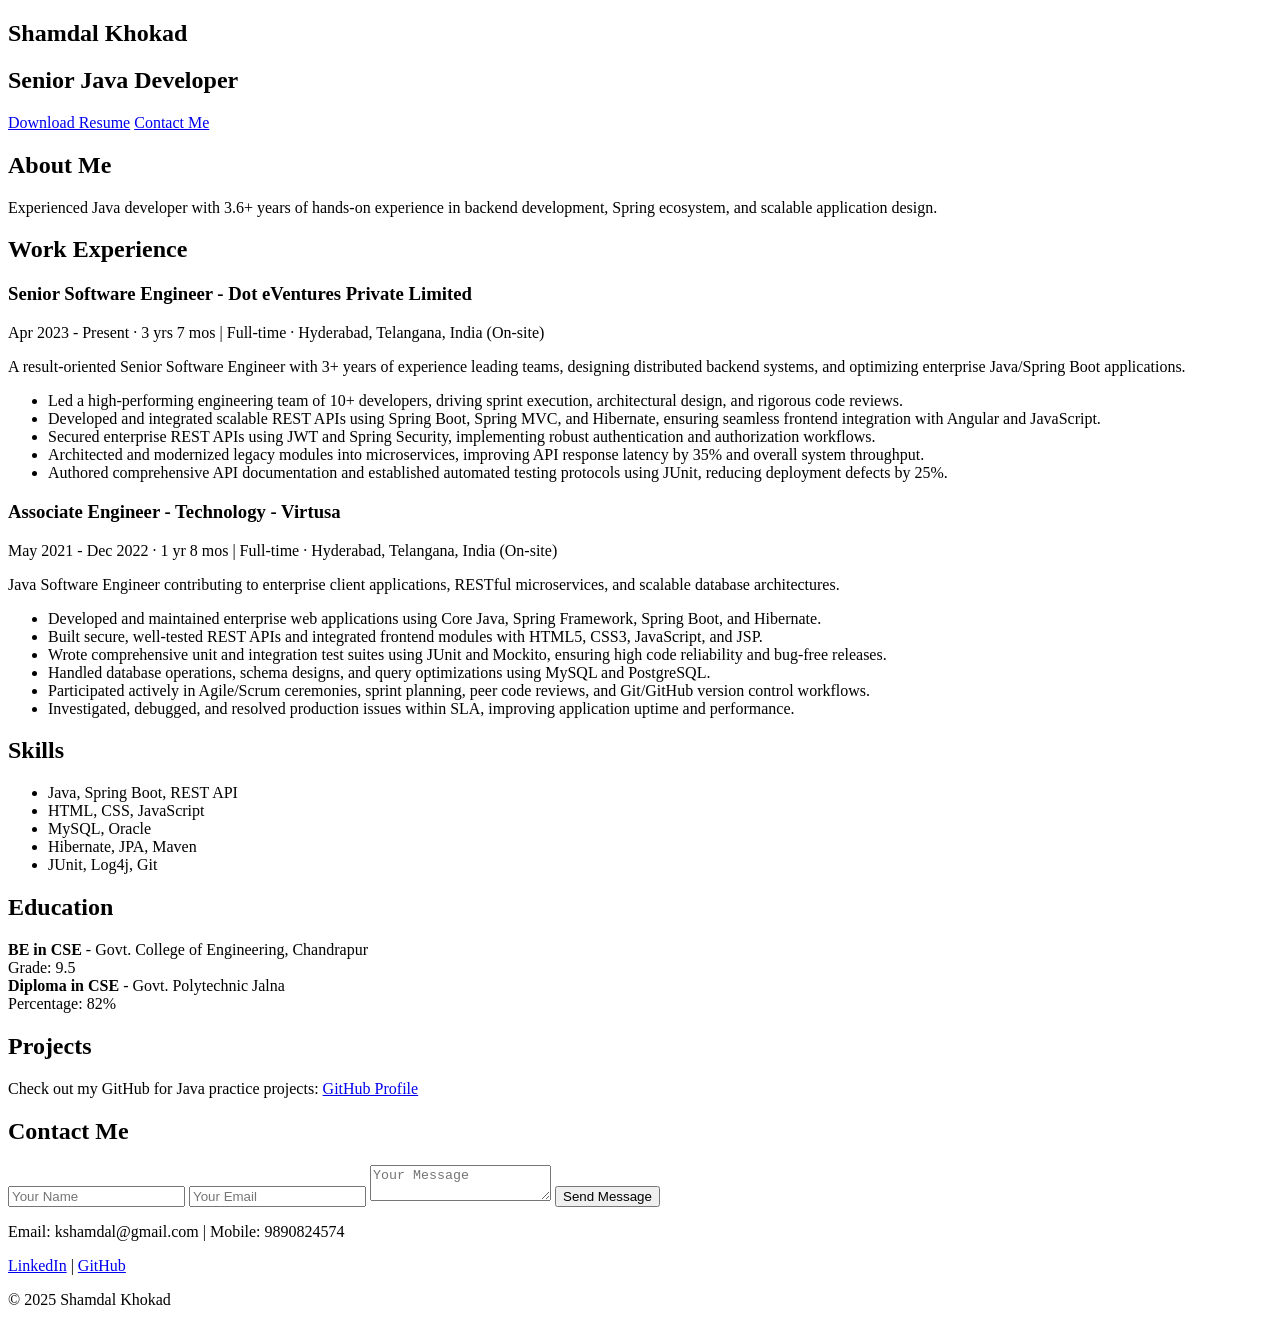
<file: src/main/resources/templates/welcome.html>
<!DOCTYPE html>
<html lang="en" xmlns:th = "http://www.thymeleaf.org/">
<head>
  <meta charset="UTF-8">
  <meta name="viewport" content="width=device-width, initial-scale=1.0">
  <title>Shamdal Khokad | Portfolio</title>
  
   <link th:href="@{/css/landingpage.css}" rel="stylesheet"  />
  

  <script>
    // Smooth scroll for anchor links
    document.addEventListener("DOMContentLoaded", function() {
      document.querySelectorAll('a[href^="#"]').forEach(anchor => {
        anchor.addEventListener('click', function(e) {
          e.preventDefault();
          document.querySelector(this.getAttribute('href')).scrollIntoView({
            behavior: 'smooth'
          });
        });
      });
    });
  </script>
</head>
<body>
  <!-- Hero Section -->
  <section id="hero">
    <h1>Shamdal Khokad</h1>
    <h2>Senior Java Developer</h2>
    <a th:href="@{/images/Latest_Resume_2025.pdf}" href="classpath:images/Latest_Resume_2025.pdf" download class="btn">Download Resume</a>
    <a href="#contact" class="btn">Contact Me</a>
  </section>

  <!-- About Section -->
  <section id="about">
    <h2>About Me</h2>
    <p>Experienced Java developer with 3.6+ years of hands-on experience in backend development, Spring ecosystem, and scalable application design.</p>
  </section>

  <!-- Experience Section -->
  <section id="experience">
    <h2>Work Experience</h2>
    <div class="job">
      <h3>Senior Software Engineer - Dot eVentures Private Limited</h3>
      <span>Apr 2023 - Present · 3 yrs 7 mos | Full-time · Hyderabad, Telangana, India (On-site)</span>
      <p>A result-oriented Senior Software Engineer with 3+ years of experience leading teams, designing distributed backend systems, and optimizing enterprise Java/Spring Boot applications.</p>
      <ul>
        <li>Led a high-performing engineering team of 10+ developers, driving sprint execution, architectural design, and rigorous code reviews.</li>
        <li>Developed and integrated scalable REST APIs using Spring Boot, Spring MVC, and Hibernate, ensuring seamless frontend integration with Angular and JavaScript.</li>
        <li>Secured enterprise REST APIs using JWT and Spring Security, implementing robust authentication and authorization workflows.</li>
        <li>Architected and modernized legacy modules into microservices, improving API response latency by 35% and overall system throughput.</li>
        <li>Authored comprehensive API documentation and established automated testing protocols using JUnit, reducing deployment defects by 25%.</li>
      </ul>
    </div>
    <div class="job">
      <h3>Associate Engineer - Technology - Virtusa</h3>
      <span>May 2021 - Dec 2022 · 1 yr 8 mos | Full-time · Hyderabad, Telangana, India (On-site)</span>
      <p>Java Software Engineer contributing to enterprise client applications, RESTful microservices, and scalable database architectures.</p>
      <ul>
        <li>Developed and maintained enterprise web applications using Core Java, Spring Framework, Spring Boot, and Hibernate.</li>
        <li>Built secure, well-tested REST APIs and integrated frontend modules with HTML5, CSS3, JavaScript, and JSP.</li>
        <li>Wrote comprehensive unit and integration test suites using JUnit and Mockito, ensuring high code reliability and bug-free releases.</li>
        <li>Handled database operations, schema designs, and query optimizations using MySQL and PostgreSQL.</li>
        <li>Participated actively in Agile/Scrum ceremonies, sprint planning, peer code reviews, and Git/GitHub version control workflows.</li>
        <li>Investigated, debugged, and resolved production issues within SLA, improving application uptime and performance.</li>
      </ul>
    </div>
  </section>

  <!-- Skills Section -->
  <section id="skills">
    <h2>Skills</h2>
    <ul class="skills-list">
      <li>Java, Spring Boot, REST API</li>
      <li>HTML, CSS, JavaScript</li>
      <li>MySQL, Oracle</li>
      <li>Hibernate, JPA, Maven</li>
      <li>JUnit, Log4j, Git</li>
    </ul>
  </section>

  <!-- Education Section -->
  <section id="education">
    <h2>Education</h2>
    <div>
      <strong>BE in CSE</strong> - Govt. College of Engineering, Chandrapur <br>
      <span>Grade: 9.5</span>
    </div>
    <div>
      <strong>Diploma in CSE</strong> - Govt. Polytechnic Jalna <br>
      <span>Percentage: 82%</span>
    </div>
  </section>

  <!-- Projects Section -->
  <section id="projects">
    <h2>Projects</h2>
    <p>Check out my GitHub for Java practice projects: <a href="https://github.com/Shamdalkhokad123/JavaPractices" target="_blank">GitHub Profile</a></p>
  </section>

  <!-- Contact Section -->
  <section id="contact">
    <h2>Contact Me</h2>
    <form action="#">
      <input type="text" placeholder="Your Name" required>
      <input type="email" placeholder="Your Email" required>
      <textarea placeholder="Your Message" required></textarea>
      <button type="submit">Send Message</button>
    </form>
    <p>Email: kshamdal@gmail.com | Mobile: 9890824574</p>
    <p>
      <a href="https://linkedin.com/in/shamdal-khokad" target="_blank">LinkedIn</a> |
      <a href="https://github.com/Shamdalkhokad123/JavaPractices" target="_blank">GitHub</a>
    </p>
  </section>

  <footer>
    <p>&copy; 2025 Shamdal Khokad</p>
  </footer>
</body>
</html>
</file>
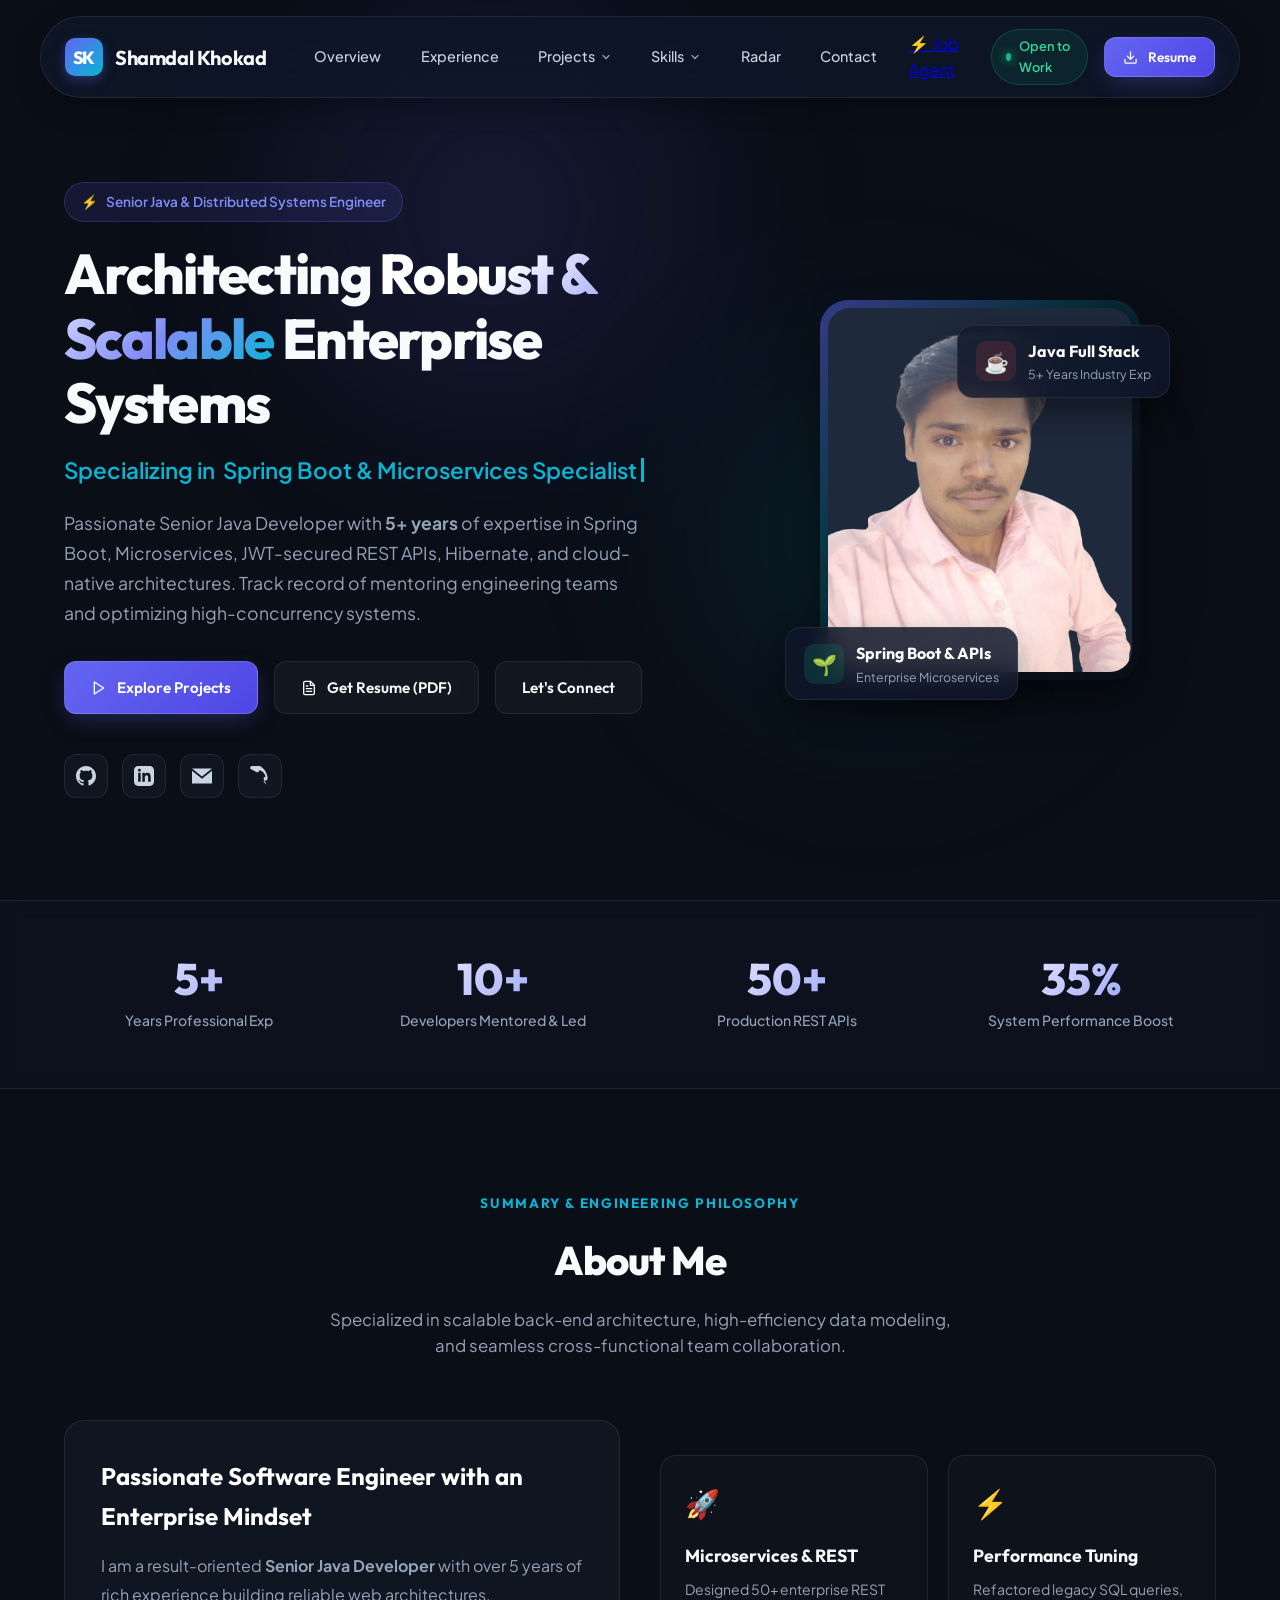
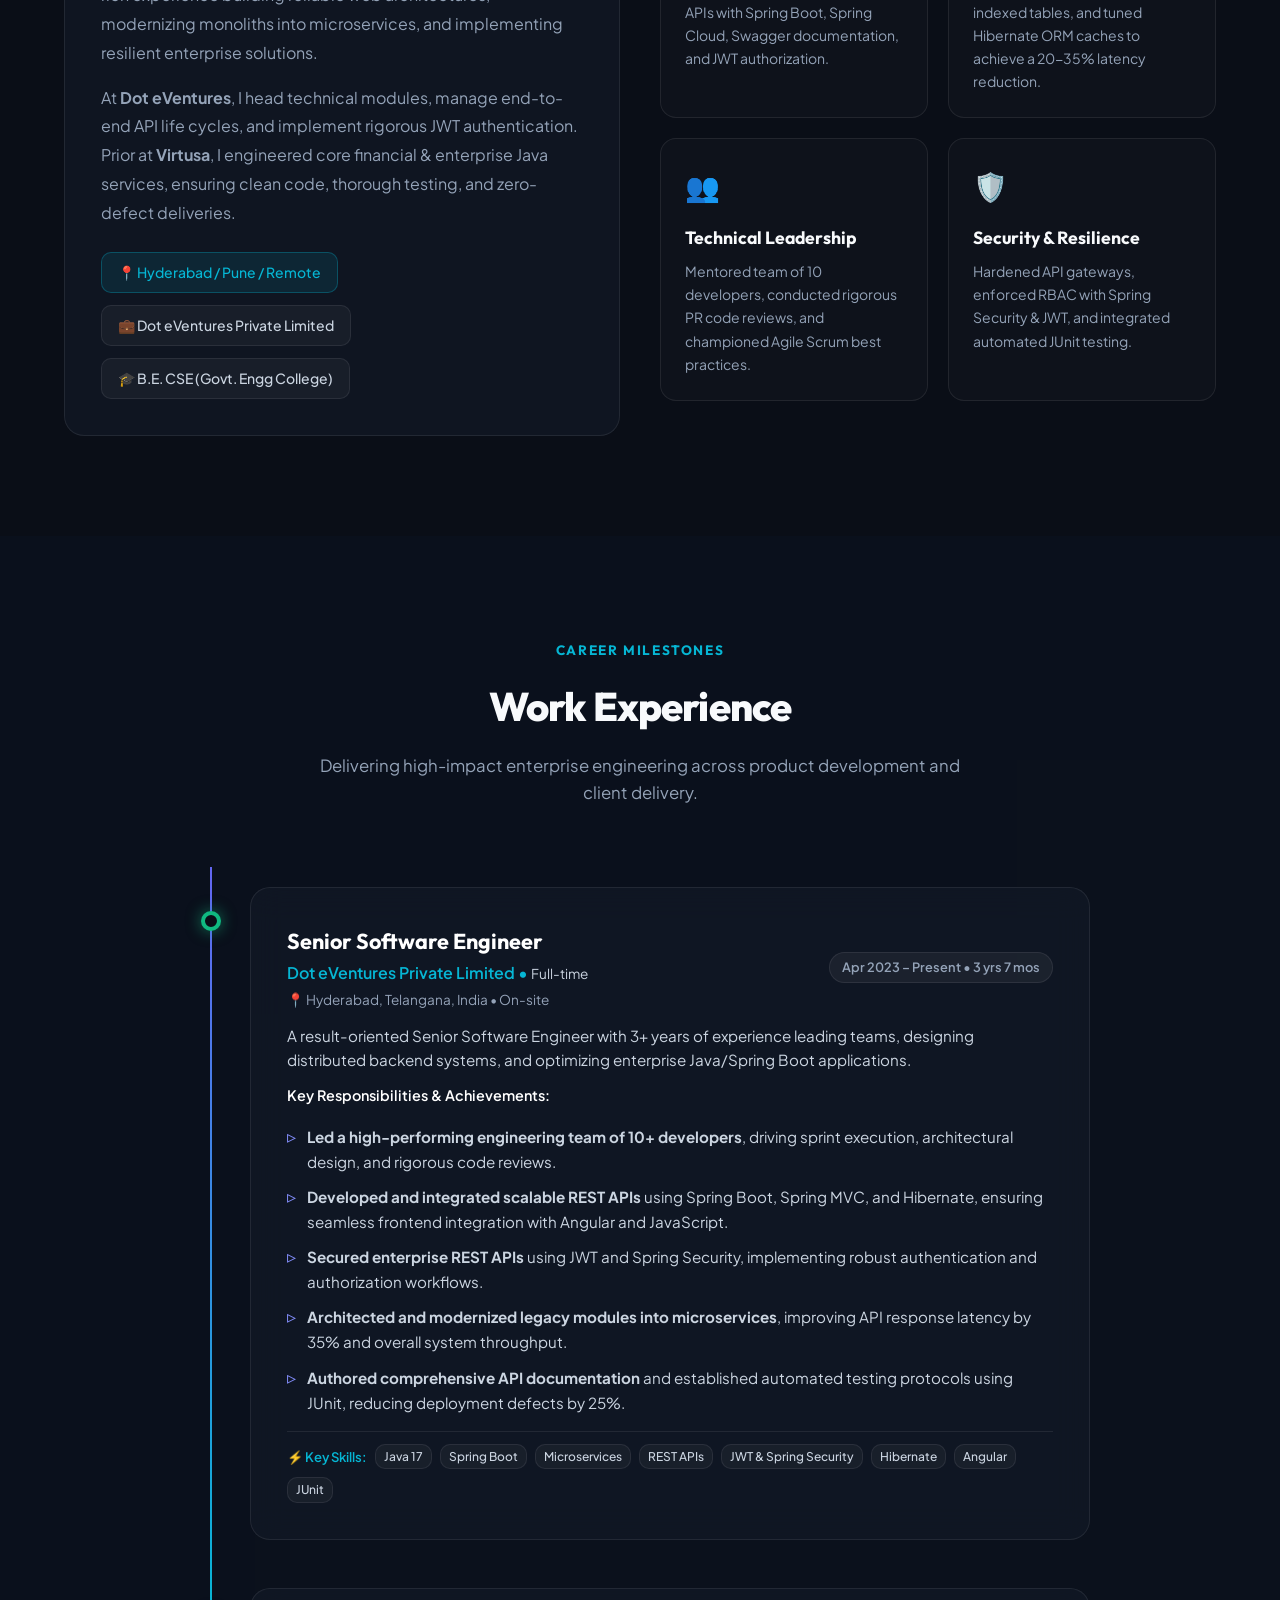
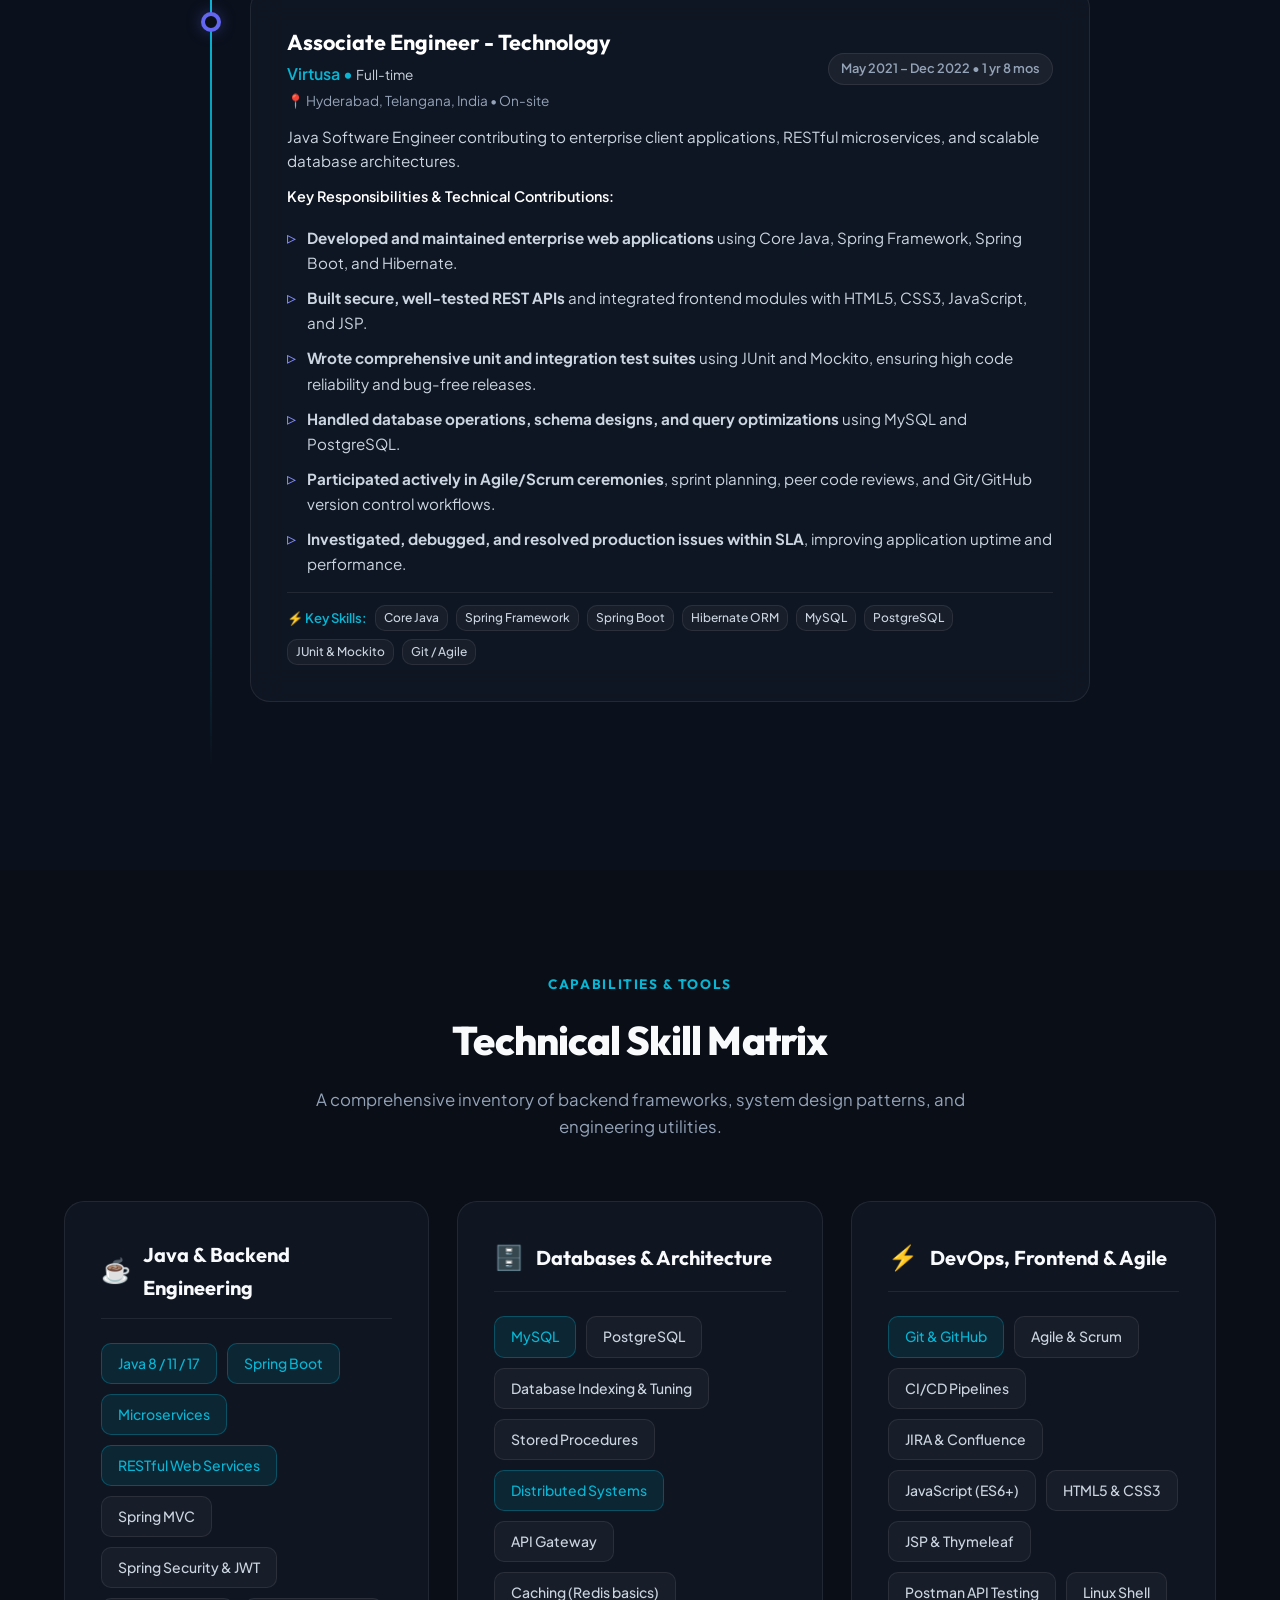
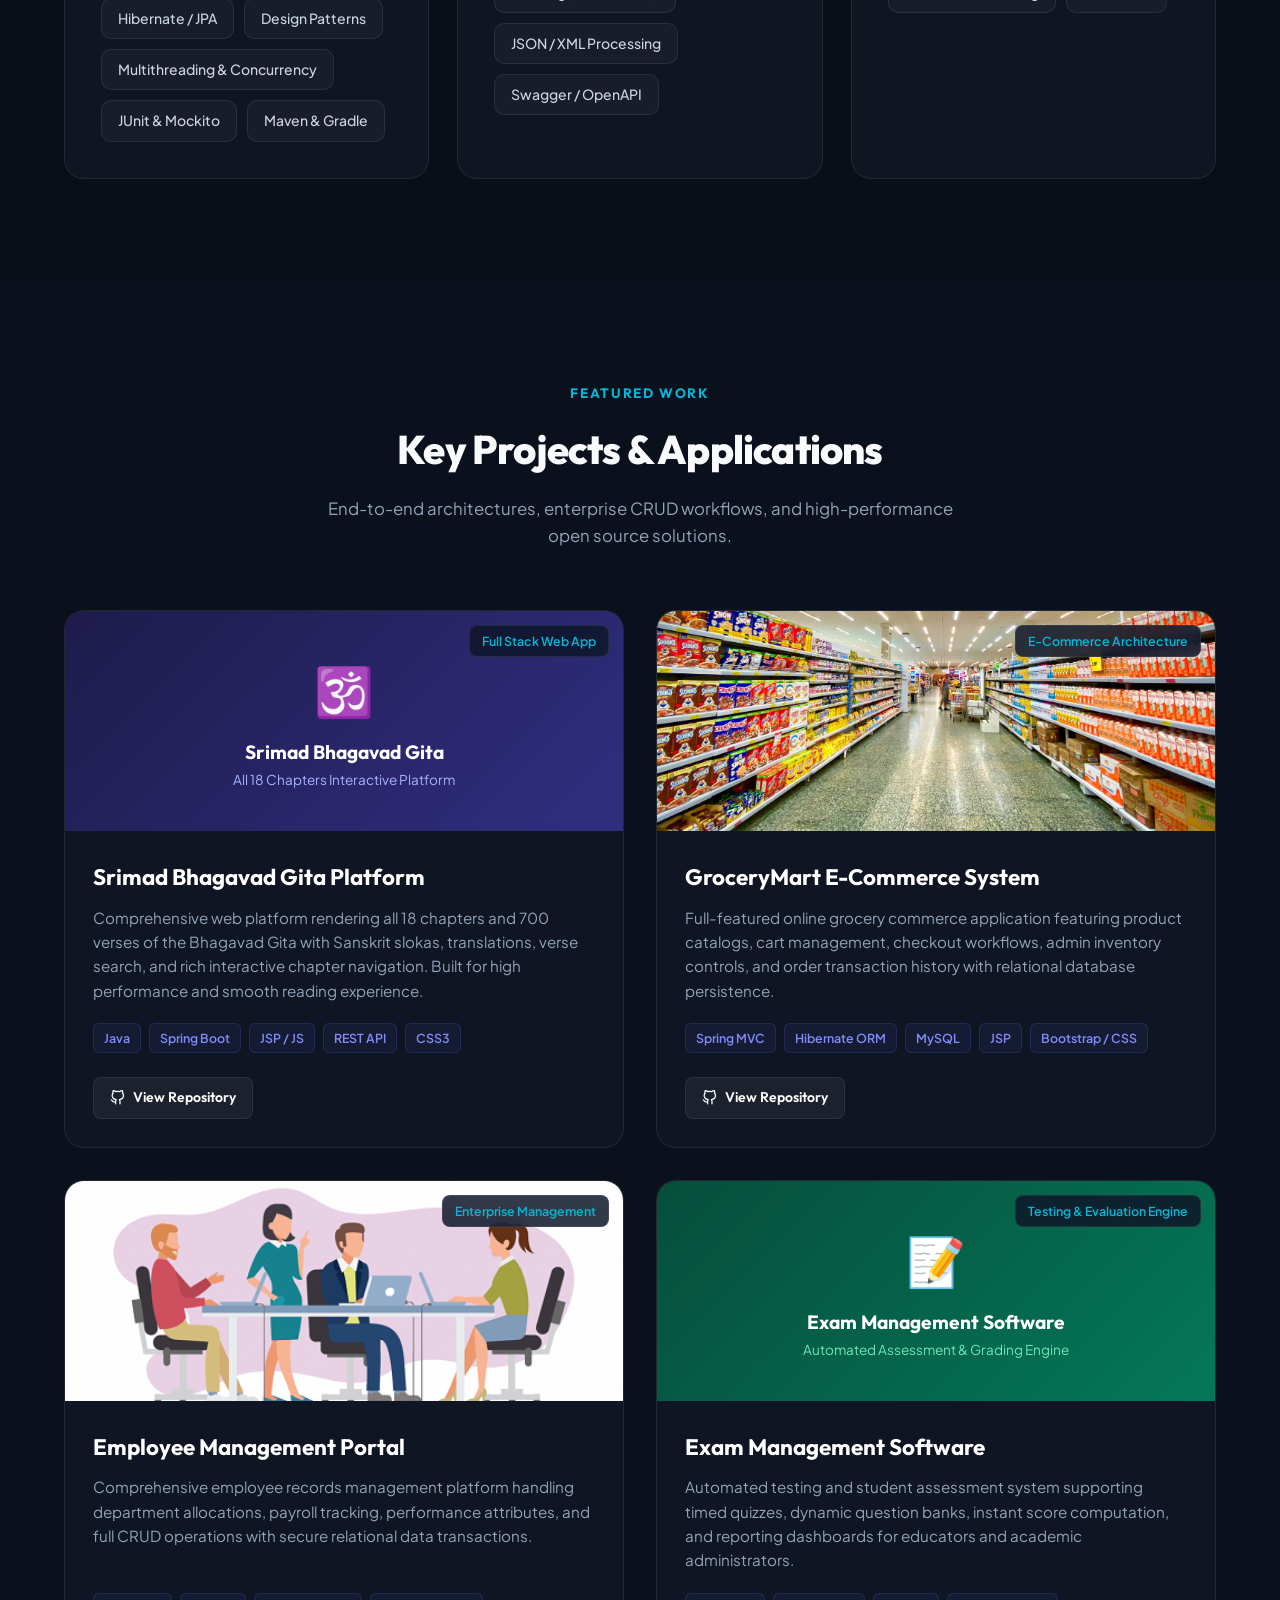
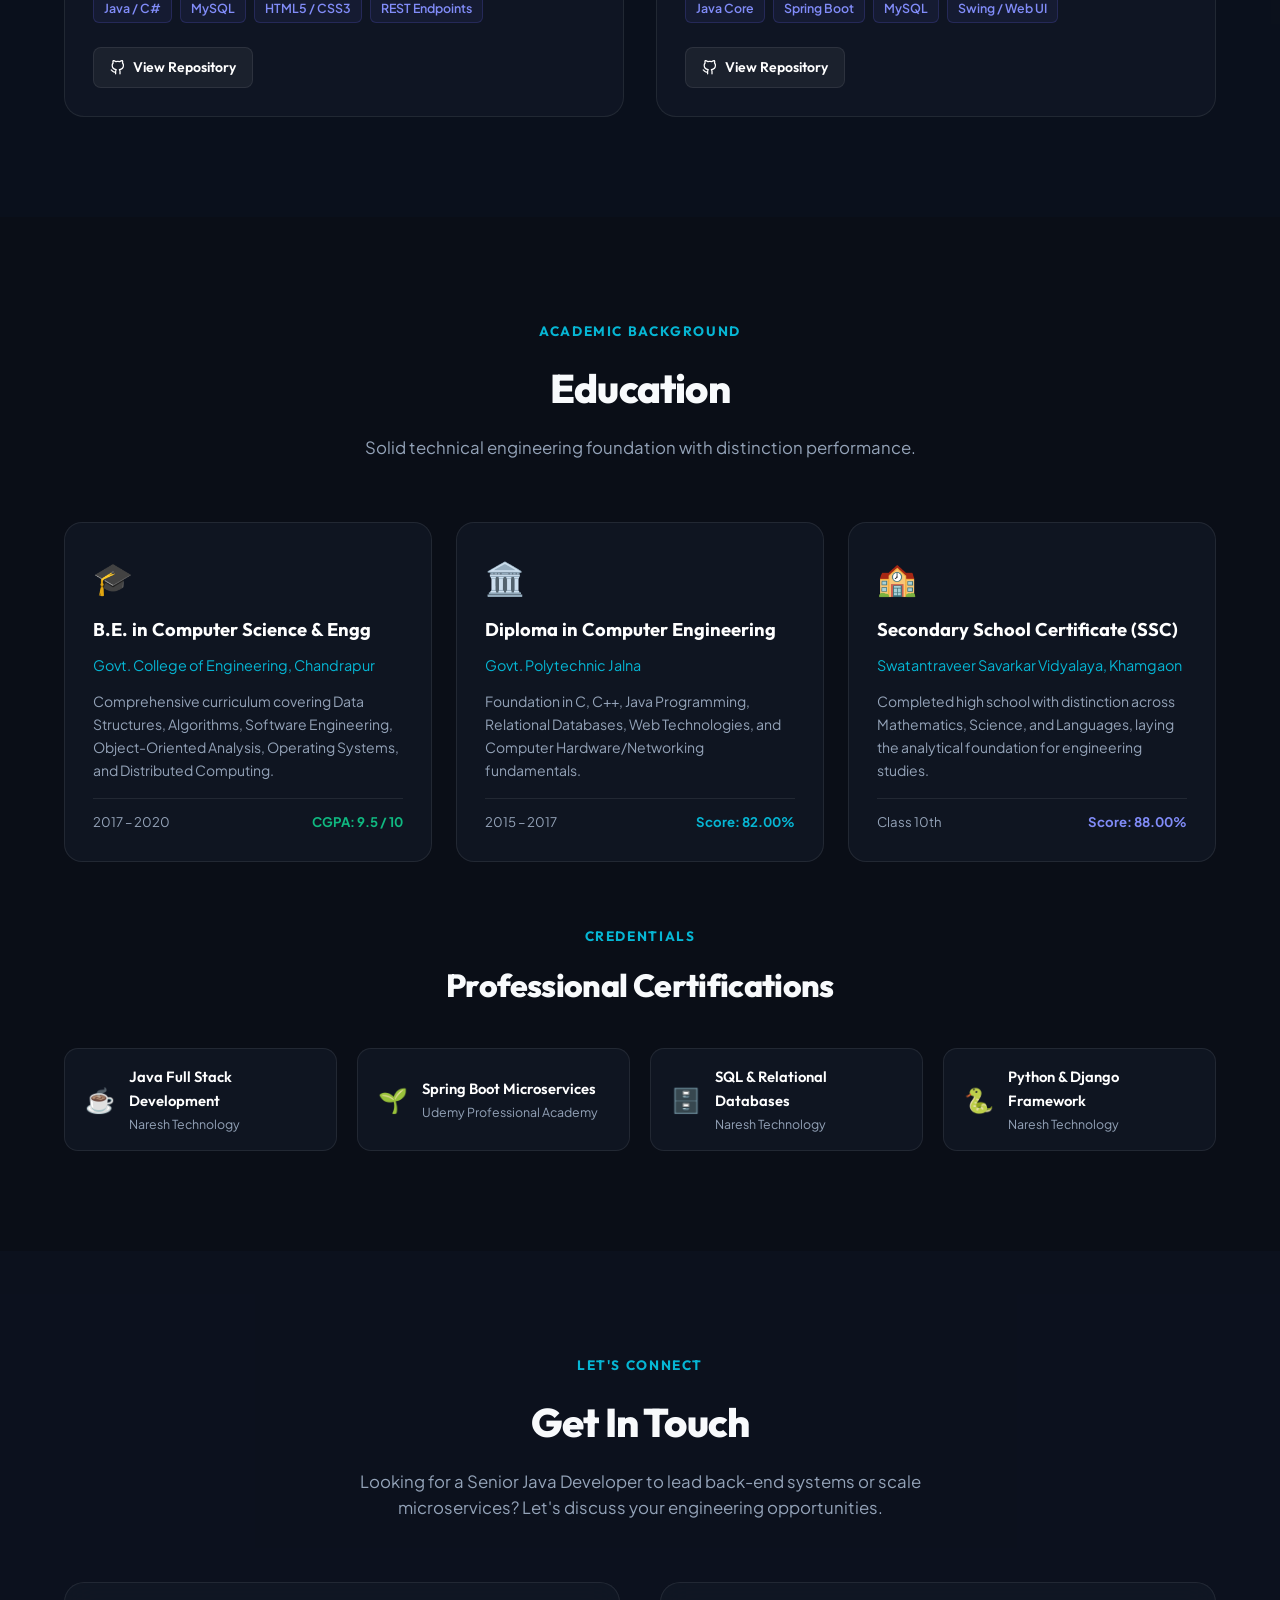
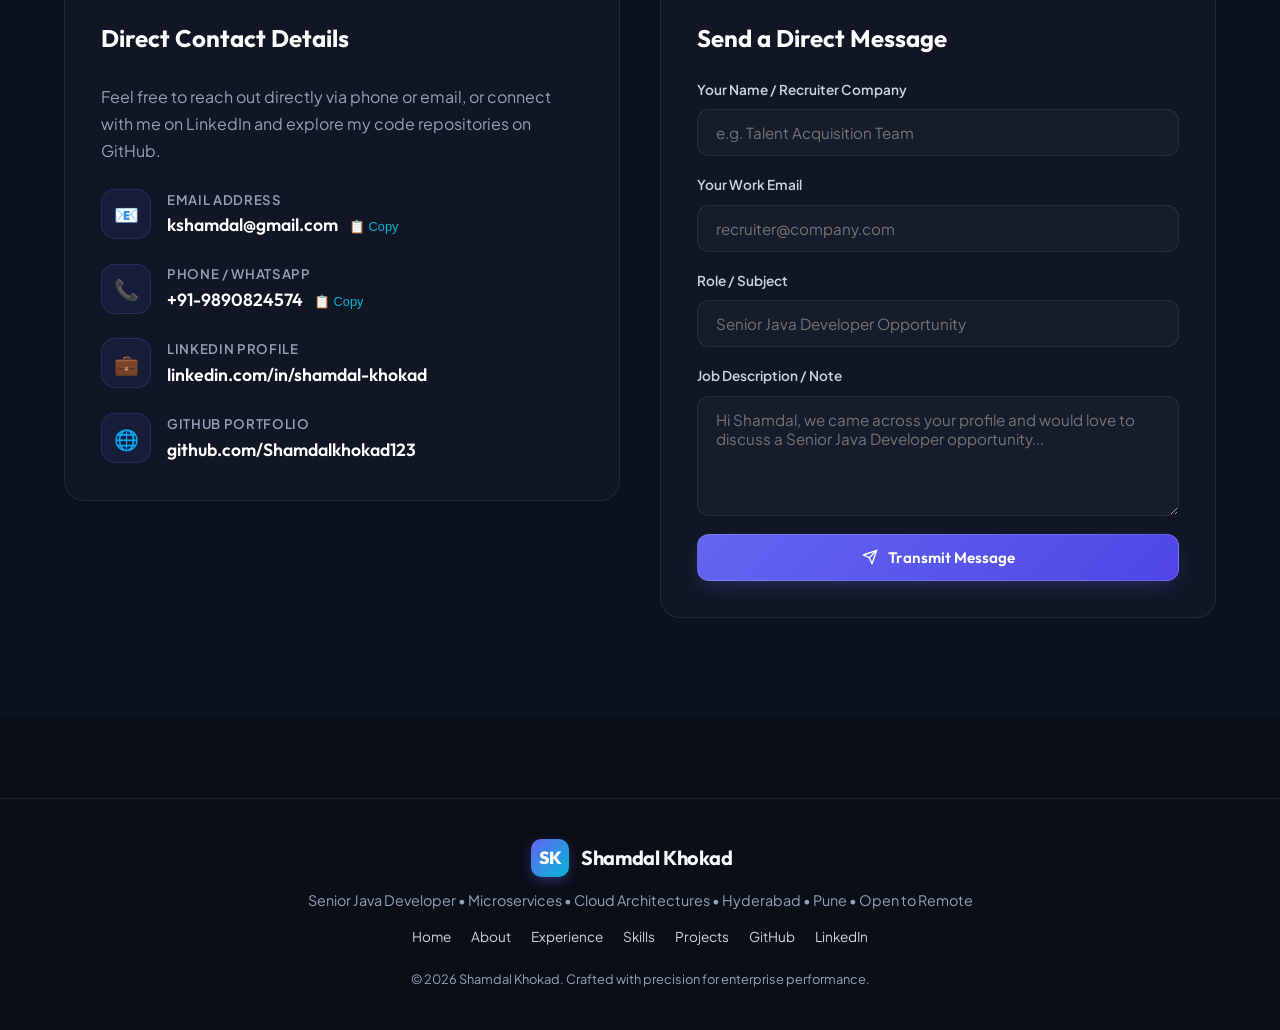
<file: src/main/resources/templates/welcomeCustom.html>
<!DOCTYPE html>
<html lang="en" xmlns:th="http://www.thymeleaf.org/">
<head>
  <meta charset="UTF-8">
  <meta name="viewport" content="width=device-width, initial-scale=1.0">
  <title>Shamdal Khokad | Senior Java Developer &amp; Full Stack Engineer</title>
  <meta name="description" content="Portfolio of Shamdal Khokad — Senior Software Engineer with 5+ years of experience specializing in Java, Spring Boot, Microservices, REST APIs, and High-Performance Cloud Architecture.">
  <link rel="icon" type="image/png" th:href="@{/images/shamdalprofilephoto.png}" href="../static/images/shamdalprofilephoto.png">

  <!-- Google Fonts & Stylesheets -->
  <link rel="preconnect" href="https://fonts.googleapis.com">
  <link rel="preconnect" href="https://fonts.gstatic.com" crossorigin>
  <link href="https://fonts.googleapis.com/css2?family=Outfit:wght@400;500;600;700;800&family=Plus+Jakarta+Sans:wght@300;400;500;600;700&family=JetBrains+Mono:wght@400;600&display=swap" rel="stylesheet">
  <link rel="stylesheet" th:href="@{/css/welcomeCustom.css}" href="../static/css/welcomeCustom.css">
</head>
<body>

  <!-- Ambient Dynamic Glowing Orbs -->
  <div class="ambient-glow" aria-hidden="true"></div>

  <!-- Floating Glass Navbar -->
  <nav class="navbar" id="navbar">
    <a href="#hero" class="nav-brand">
      <div class="nav-logo-badge">SK</div>
      <span>Shamdal Khokad</span>
    </a>

    <ul class="nav-links" id="navLinks">
      <li><a th:href="@{/}" href="/" class="nav-link">Overview</a></li>
      <li><a th:href="@{/experience}" href="/experience" class="nav-link">Experience</a></li>
      
      <!-- Projects with Dropdown -->
      <li class="nav-dropdown-item">
        <a th:href="@{/projects}" href="/projects" class="nav-link">
          <span>Projects</span>
          <svg class="dropdown-chevron" width="12" height="12" viewBox="0 0 24 24" fill="none" stroke="currentColor" stroke-width="2.5" stroke-linecap="round" stroke-linejoin="round"><polyline points="6 9 12 15 18 9"/></svg>
        </a>
        <div class="nav-dropdown-menu">
          <a th:href="@{/projects}" href="/projects" class="nav-dropdown-link">
            <span class="dropdown-link-icon">⚡</span>
            <div>
              <div class="dropdown-link-title">AI Job Radar Engine</div>
              <div class="dropdown-link-sub">Spring Boot background scanner</div>
            </div>
          </a>
          <a th:href="@{/projects}" href="/projects" class="nav-dropdown-link">
            <span class="dropdown-link-icon">🕉️</span>
            <div>
              <div class="dropdown-link-title">Bhagavad Gita Platform</div>
              <div class="dropdown-link-sub">Full Stack 18 Chapters web app</div>
            </div>
          </a>
          <a th:href="@{/projects}" href="/projects" class="nav-dropdown-link">
            <span class="dropdown-link-icon">🛒</span>
            <div>
              <div class="dropdown-link-title">GroceryMart E-Commerce</div>
              <div class="dropdown-link-sub">Hibernate ORM &amp; MySQL transactions</div>
            </div>
          </a>
          <a th:href="@{/projects}" href="/projects" class="nav-dropdown-link all-link">
            <span>Explore All Projects &rarr;</span>
          </a>
        </div>
      </li>

      <!-- Skills with Dropdown -->
      <li class="nav-dropdown-item">
        <a th:href="@{/skills}" href="/skills" class="nav-link">
          <span>Skills</span>
          <svg class="dropdown-chevron" width="12" height="12" viewBox="0 0 24 24" fill="none" stroke="currentColor" stroke-width="2.5" stroke-linecap="round" stroke-linejoin="round"><polyline points="6 9 12 15 18 9"/></svg>
        </a>
        <div class="nav-dropdown-menu">
          <a th:href="@{/skills}" href="/skills" class="nav-dropdown-link">
            <span class="dropdown-link-icon">☕</span>
            <div>
              <div class="dropdown-link-title">Java &amp; JVM Internals</div>
              <div class="dropdown-link-sub">Concurrency, Virtual Threads &amp; GC</div>
            </div>
          </a>
          <a th:href="@{/skills}" href="/skills" class="nav-dropdown-link">
            <span class="dropdown-link-icon">🌱</span>
            <div>
              <div class="dropdown-link-title">Spring Boot &amp; Microservices</div>
              <div class="dropdown-link-sub">Security, JWT &amp; Cloud Gateway</div>
            </div>
          </a>
          <a th:href="@{/skills}" href="/skills" class="nav-dropdown-link">
            <span class="dropdown-link-icon">🗄️</span>
            <div>
              <div class="dropdown-link-title">MySQL &amp; Redis Caching</div>
              <div class="dropdown-link-sub">Query tuning, Indexing &amp; HikariCP</div>
            </div>
          </a>
          <a th:href="@{/skills}" href="/skills" class="nav-dropdown-link all-link">
            <span>View All Competencies &rarr;</span>
          </a>
        </div>
      </li>

      <li><a th:href="@{/jobs}" href="/jobs" class="nav-link">Radar</a></li>
      <li><a th:href="@{/contact}" href="/contact" class="nav-link">Contact</a></li>
    </ul>

    <div class="nav-actions">
      <a th:href="@{/jobs}" href="jobs.html" class="nav-agent-btn" title="Open Job Application Command Center">
        <span>⚡ Job Agent</span>
      </a>
      <div class="status-pill" title="Available for immediate Senior Java & Full Stack roles">
        <span class="status-dot"></span>
        <span>Open to Work</span>
      </div>
      <a th:href="@{/images/Latest_Resume_2025.pdf}" href="../static/images/Latest_Resume_2025.pdf" target="_blank" download class="btn btn-primary" style="padding: 8px 18px; font-size: 0.85rem;">
        <svg width="15" height="15" viewBox="0 0 24 24" fill="none" stroke="currentColor" stroke-width="2" stroke-linecap="round" stroke-linejoin="round"><path d="M21 15v4a2 2 0 0 1-2 2H5a2 2 0 0 1-2-2v-4"/><polyline points="7 10 12 15 17 10"/><line x1="12" y1="15" x2="12" y2="3"/></svg>
        <span>Resume</span>
      </a>
      <button class="nav-toggle" id="navToggle" aria-label="Toggle navigation">
        <svg width="24" height="24" viewBox="0 0 24 24" fill="none" stroke="currentColor" stroke-width="2" stroke-linecap="round" stroke-linejoin="round"><line x1="3" y1="12" x2="21" y2="12"/><line x1="3" y1="6" x2="21" y2="6"/><line x1="3" y1="18" x2="21" y2="18"/></svg>
      </button>
    </div>
  </nav>

  <!-- Hero Section -->
  <section class="hero" id="hero">
    <div class="container">
      <div class="hero-grid">
        <div class="hero-text-col">
          <div class="hero-badge">
            <span style="display:inline-block; animation: pulseDot 1.5s infinite;">⚡</span>
            <span>Senior Java &amp; Distributed Systems Engineer</span>
          </div>

          <h1 class="hero-title">
            Architecting <span class="gradient-text">Robust &amp; Scalable</span> Enterprise Systems
          </h1>

          <div class="hero-dynamic">
            <span>Specializing in&nbsp;</span>
            <span id="typingText" style="color: var(--accent-cyan);"></span><span class="typing-cursor"></span>
          </div>

          <p class="hero-description">
            Passionate Senior Java Developer with <strong>5+ years</strong> of expertise in Spring Boot, Microservices, JWT-secured REST APIs, Hibernate, and cloud-native architectures. Track record of mentoring engineering teams and optimizing high-concurrency systems.
          </p>

          <div class="hero-buttons">
            <a href="#projects" class="btn btn-primary">
              <svg width="16" height="16" viewBox="0 0 24 24" fill="none" stroke="currentColor" stroke-width="2" stroke-linecap="round" stroke-linejoin="round"><polygon points="5 3 19 12 5 21 5 3"/></svg>
              <span>Explore Projects</span>
            </a>
            <a th:href="@{/images/Latest_Resume_2025.pdf}" href="../static/images/Latest_Resume_2025.pdf" target="_blank" download class="btn btn-outline">
              <svg width="16" height="16" viewBox="0 0 24 24" fill="none" stroke="currentColor" stroke-width="2" stroke-linecap="round" stroke-linejoin="round"><path d="M14 2H6a2 2 0 0 0-2 2v16a2 2 0 0 0 2 2h12a2 2 0 0 0 2-2V8z"/><polyline points="14 2 14 8 20 8"/><line x1="16" y1="13" x2="8" y2="13"/><line x1="16" y1="17" x2="8" y2="17"/><polyline points="10 9 9 9 8 9"/></svg>
              <span>Get Resume (PDF)</span>
            </a>
            <a href="#contact" class="btn btn-outline">
              <span>Let's Connect</span>
            </a>
          </div>

          <div class="social-strip">
            <a href="https://github.com/Shamdalkhokad123" target="_blank" rel="noopener noreferrer" class="social-btn" title="GitHub Profile">
              <svg viewBox="0 0 24 24"><path d="M12 0c-6.626 0-12 5.373-12 12 0 5.302 3.438 9.8 8.207 11.387.599.111.793-.261.793-.577v-2.234c-3.338.726-4.033-1.416-4.033-1.416-.546-1.387-1.333-1.756-1.333-1.756-1.089-.745.083-.729.083-.729 1.205.084 1.839 1.237 1.839 1.237 1.07 1.834 2.807 1.304 3.492.997.107-.775.418-1.305.762-1.604-2.665-.305-5.467-1.334-5.467-5.931 0-1.311.469-2.381 1.236-3.221-.124-.303-.535-1.524.117-3.176 0 0 1.008-.322 3.301 1.23.957-.266 1.983-.399 3.003-.404 1.02.005 2.047.138 3.006.404 2.291-1.552 3.297-1.23 3.297-1.23.653 1.653.242 2.874.118 3.176.77.84 1.235 1.911 1.235 3.221 0 4.609-2.807 5.624-5.479 5.921.43.372.823 1.102.823 2.222v3.293c0 .319.192.694.801.576 4.765-1.589 8.199-6.086 8.199-11.386 0-6.627-5.373-12-12-12z"/></svg>
            </a>
            <a href="https://www.linkedin.com/in/shamdal-khokad" target="_blank" rel="noopener noreferrer" class="social-btn" title="LinkedIn Profile">
              <svg viewBox="0 0 24 24"><path d="M19 0h-14c-2.761 0-5 2.239-5 5v14c0 2.761 2.239 5 5 5h14c2.762 0 5-2.239 5-5v-14c0-2.761-2.238-5-5-5zm-11 19h-3v-11h3v11zm-1.5-12.268c-.966 0-1.75-.79-1.75-1.764s.784-1.764 1.75-1.764 1.75.79 1.75 1.764-.783 1.764-1.75 1.764zm13.5 12.268h-3v-5.604c0-3.368-4-3.113-4 0v5.604h-3v-11h3v1.765c1.396-2.586 7-2.777 7 2.476v6.759z"/></svg>
            </a>
            <a href="mailto:kshamdal@gmail.com" class="social-btn" title="Send Email">
              <svg viewBox="0 0 24 24"><path d="M12 12.713l-11.985-9.713h23.97l-11.985 9.713zm0 2.574l-12-9.725v15.438h24v-15.438l-12 9.725z"/></svg>
            </a>
            <a href="tel:+919890824574" class="social-btn" title="Phone Call">
              <svg viewBox="0 0 24 24"><path d="M20 22.621l-3.521-6.795c-.456-.88-.135-1.956.732-2.454l1.458-.838c-.375-1.427-1.397-3.411-2.67-4.685s-3.258-2.295-4.685-2.67l-.838 1.458c-.498.867-1.574 1.188-2.454.732l-6.795-3.521c-.88-.456-1.188-1.574-.732-2.454l1.5-2.61c.421-.734 1.229-1.168 2.072-1.114 9.171.587 16.518 7.934 17.105 17.105.054.843-.38 1.651-1.114 2.072l-2.61 1.5c-.88.456-1.956.135-2.454-.732z"/></svg>
            </a>
          </div>
        </div>

        <!-- Hero Visual Showcase -->
        <div class="hero-visual">
          <div class="avatar-wrapper">
            <img th:src="@{/images/shamdalprofilephoto.png}" src="../static/images/shamdalprofilephoto.png" alt="Shamdal Khokad" class="avatar-img">
            
            <!-- Floating Stat Badges -->
            <div class="float-card float-card-1">
              <div class="float-icon float-icon-spring">🌱</div>
              <div>
                <div class="float-title">Spring Boot &amp; APIs</div>
                <div class="float-sub">Enterprise Microservices</div>
              </div>
            </div>

            <div class="float-card float-card-2">
              <div class="float-icon float-icon-java">☕</div>
              <div>
                <div class="float-title">Java Full Stack</div>
                <div class="float-sub">5+ Years Industry Exp</div>
              </div>
            </div>
          </div>
        </div>
      </div>
    </div>
  </section>

  <!-- Live Metrics Counter Strip -->
  <section class="stats-strip">
    <div class="container">
      <div class="stats-grid">
        <div class="stat-item">
          <div class="stat-num"><span class="counter" data-target="5">0</span>+</div>
          <div class="stat-label">Years Professional Exp</div>
        </div>
        <div class="stat-item">
          <div class="stat-num"><span class="counter" data-target="10">0</span>+</div>
          <div class="stat-label">Developers Mentored &amp; Led</div>
        </div>
        <div class="stat-item">
          <div class="stat-num"><span class="counter" data-target="50">0</span>+</div>
          <div class="stat-label">Production REST APIs</div>
        </div>
        <div class="stat-item">
          <div class="stat-num"><span class="counter" data-target="35">0</span>%</div>
          <div class="stat-label">System Performance Boost</div>
        </div>
      </div>
    </div>
  </section>

  <!-- About Section -->
  <section class="section" id="about">
    <div class="container">
      <div class="section-header">
        <span class="section-tag">Summary &amp; Engineering Philosophy</span>
        <h2 class="section-title">About Me</h2>
        <p class="section-desc">Specialized in scalable back-end architecture, high-efficiency data modeling, and seamless cross-functional team collaboration.</p>
      </div>

      <div class="about-grid">
        <div class="glass-card">
          <h3 style="font-family: var(--font-heading); font-size: 1.5rem; margin-bottom: 16px; color: #fff;">
            Passionate Software Engineer with an Enterprise Mindset
          </h3>
          <p style="color: var(--text-muted); line-height: 1.8; margin-bottom: 16px;">
            I am a result-oriented <strong>Senior Java Developer</strong> with over 5 years of rich experience building reliable web architectures, modernizing monoliths into microservices, and implementing resilient enterprise solutions.
          </p>
          <p style="color: var(--text-muted); line-height: 1.8; margin-bottom: 24px;">
            At <strong>Dot eVentures</strong>, I head technical modules, manage end-to-end API life cycles, and implement rigorous JWT authentication. Prior at <strong>Virtusa</strong>, I engineered core financial &amp; enterprise Java services, ensuring clean code, thorough testing, and zero-defect deliveries.
          </p>
          <div style="display: flex; gap: 12px; flex-wrap: wrap;">
            <span class="skill-pill hot">📍 Hyderabad / Pune / Remote</span>
            <span class="skill-pill">💼 Dot eVentures Private Limited</span>
            <span class="skill-pill">🎓 B.E. CSE (Govt. Engg College)</span>
          </div>
        </div>

        <div class="about-highlights">
          <div class="highlight-box">
            <span class="highlight-icon">🚀</span>
            <h4 class="highlight-title">Microservices &amp; REST</h4>
            <p class="highlight-desc">Designed 50+ enterprise REST APIs with Spring Boot, Spring Cloud, Swagger documentation, and JWT authorization.</p>
          </div>
          <div class="highlight-box">
            <span class="highlight-icon">⚡</span>
            <h4 class="highlight-title">Performance Tuning</h4>
            <p class="highlight-desc">Refactored legacy SQL queries, indexed tables, and tuned Hibernate ORM caches to achieve a 20-35% latency reduction.</p>
          </div>
          <div class="highlight-box">
            <span class="highlight-icon">👥</span>
            <h4 class="highlight-title">Technical Leadership</h4>
            <p class="highlight-desc">Mentored team of 10 developers, conducted rigorous PR code reviews, and championed Agile Scrum best practices.</p>
          </div>
          <div class="highlight-box">
            <span class="highlight-icon">🛡️</span>
            <h4 class="highlight-title">Security &amp; Resilience</h4>
            <p class="highlight-desc">Hardened API gateways, enforced RBAC with Spring Security &amp; JWT, and integrated automated JUnit testing.</p>
          </div>
        </div>
      </div>
    </div>
  </section>

  <!-- Work Experience Timeline -->
  <section class="section" id="experience" style="background: rgba(15, 23, 42, 0.3);">
    <div class="container">
      <div class="section-header">
        <span class="section-tag">Career Milestones</span>
        <h2 class="section-title">Work Experience</h2>
        <p class="section-desc">Delivering high-impact enterprise engineering across product development and client delivery.</p>
      </div>

      <div class="timeline">
        <!-- Experience 1: Dot eVentures -->
        <div class="timeline-item active">
          <div class="timeline-dot"></div>
          <div class="glass-card">
            <div class="timeline-header">
              <div>
                <h3 class="timeline-role">Senior Software Engineer</h3>
                <div class="timeline-company">Dot eVentures Private Limited &bull; <span style="font-size: 0.85rem; color: var(--text-sub); font-weight: normal;">Full-time</span></div>
                <div style="font-size: 0.85rem; color: var(--text-muted); margin-top: 3px;">📍 Hyderabad, Telangana, India &bull; On-site</div>
              </div>
              <span class="timeline-date">Apr 2023 &ndash; Present &bull; 3 yrs 7 mos</span>
            </div>
            <p style="color: var(--text-sub); font-size: 0.95rem; margin-top: 10px; margin-bottom: 12px; line-height: 1.6;">
              A result-oriented Senior Software Engineer with 3+ years of experience leading teams, designing distributed backend systems, and optimizing enterprise Java/Spring Boot applications.
            </p>
            <div style="font-weight: 600; color: #fff; font-size: 0.9rem; margin-top: 12px; margin-bottom: 8px;">Key Responsibilities &amp; Achievements:</div>
            <ul class="timeline-bullets">
              <li><strong>Led a high-performing engineering team of 10+ developers</strong>, driving sprint execution, architectural design, and rigorous code reviews.</li>
              <li><strong>Developed and integrated scalable REST APIs</strong> using Spring Boot, Spring MVC, and Hibernate, ensuring seamless frontend integration with Angular and JavaScript.</li>
              <li><strong>Secured enterprise REST APIs</strong> using JWT and Spring Security, implementing robust authentication and authorization workflows.</li>
              <li><strong>Architected and modernized legacy modules into microservices</strong>, improving API response latency by 35% and overall system throughput.</li>
              <li><strong>Authored comprehensive API documentation</strong> and established automated testing protocols using JUnit, reducing deployment defects by 25%.</li>
            </ul>
            <div style="margin-top: 16px; padding-top: 12px; border-top: 1px solid rgba(255, 255, 255, 0.08); display: flex; align-items: center; gap: 8px; flex-wrap: wrap;">
              <span style="color: var(--accent-cyan); font-size: 0.82rem; font-weight: 600;">⚡ Key Skills:</span>
              <span class="skill-pill" style="font-size: 0.75rem; padding: 2px 8px;">Java 17</span>
              <span class="skill-pill" style="font-size: 0.75rem; padding: 2px 8px;">Spring Boot</span>
              <span class="skill-pill" style="font-size: 0.75rem; padding: 2px 8px;">Microservices</span>
              <span class="skill-pill" style="font-size: 0.75rem; padding: 2px 8px;">REST APIs</span>
              <span class="skill-pill" style="font-size: 0.75rem; padding: 2px 8px;">JWT &amp; Spring Security</span>
              <span class="skill-pill" style="font-size: 0.75rem; padding: 2px 8px;">Hibernate</span>
              <span class="skill-pill" style="font-size: 0.75rem; padding: 2px 8px;">Angular</span>
              <span class="skill-pill" style="font-size: 0.75rem; padding: 2px 8px;">JUnit</span>
            </div>
          </div>
        </div>

        <!-- Experience 2: Virtusa -->
        <div class="timeline-item">
          <div class="timeline-dot"></div>
          <div class="glass-card">
            <div class="timeline-header">
              <div>
                <h3 class="timeline-role">Associate Engineer - Technology</h3>
                <div class="timeline-company">Virtusa &bull; <span style="font-size: 0.85rem; color: var(--text-sub); font-weight: normal;">Full-time</span></div>
                <div style="font-size: 0.85rem; color: var(--text-muted); margin-top: 3px;">📍 Hyderabad, Telangana, India &bull; On-site</div>
              </div>
              <span class="timeline-date">May 2021 &ndash; Dec 2022 &bull; 1 yr 8 mos</span>
            </div>
            <p style="color: var(--text-sub); font-size: 0.95rem; margin-top: 10px; margin-bottom: 12px; line-height: 1.6;">
              Java Software Engineer contributing to enterprise client applications, RESTful microservices, and scalable database architectures.
            </p>
            <div style="font-weight: 600; color: #fff; font-size: 0.9rem; margin-top: 12px; margin-bottom: 8px;">Key Responsibilities &amp; Technical Contributions:</div>
            <ul class="timeline-bullets">
              <li><strong>Developed and maintained enterprise web applications</strong> using Core Java, Spring Framework, Spring Boot, and Hibernate.</li>
              <li><strong>Built secure, well-tested REST APIs</strong> and integrated frontend modules with HTML5, CSS3, JavaScript, and JSP.</li>
              <li><strong>Wrote comprehensive unit and integration test suites</strong> using JUnit and Mockito, ensuring high code reliability and bug-free releases.</li>
              <li><strong>Handled database operations, schema designs, and query optimizations</strong> using MySQL and PostgreSQL.</li>
              <li><strong>Participated actively in Agile/Scrum ceremonies</strong>, sprint planning, peer code reviews, and Git/GitHub version control workflows.</li>
              <li><strong>Investigated, debugged, and resolved production issues within SLA</strong>, improving application uptime and performance.</li>
            </ul>
            <div style="margin-top: 16px; padding-top: 12px; border-top: 1px solid rgba(255, 255, 255, 0.08); display: flex; align-items: center; gap: 8px; flex-wrap: wrap;">
              <span style="color: var(--accent-cyan); font-size: 0.82rem; font-weight: 600;">⚡ Key Skills:</span>
              <span class="skill-pill" style="font-size: 0.75rem; padding: 2px 8px;">Core Java</span>
              <span class="skill-pill" style="font-size: 0.75rem; padding: 2px 8px;">Spring Framework</span>
              <span class="skill-pill" style="font-size: 0.75rem; padding: 2px 8px;">Spring Boot</span>
              <span class="skill-pill" style="font-size: 0.75rem; padding: 2px 8px;">Hibernate ORM</span>
              <span class="skill-pill" style="font-size: 0.75rem; padding: 2px 8px;">MySQL</span>
              <span class="skill-pill" style="font-size: 0.75rem; padding: 2px 8px;">PostgreSQL</span>
              <span class="skill-pill" style="font-size: 0.75rem; padding: 2px 8px;">JUnit &amp; Mockito</span>
              <span class="skill-pill" style="font-size: 0.75rem; padding: 2px 8px;">Git / Agile</span>
            </div>
          </div>
        </div>
      </div>
    </div>
  </section>

  <!-- Technical Skills Matrix -->
  <section class="section" id="skills">
    <div class="container">
      <div class="section-header">
        <span class="section-tag">Capabilities &amp; Tools</span>
        <h2 class="section-title">Technical Skill Matrix</h2>
        <p class="section-desc">A comprehensive inventory of backend frameworks, system design patterns, and engineering utilities.</p>
      </div>

      <div class="skills-grid">
        <!-- Backend Card -->
        <div class="glass-card">
          <div class="skill-category-title">
            <span style="font-size: 1.5rem;">☕</span>
            <span>Java &amp; Backend Engineering</span>
          </div>
          <div class="skill-badges">
            <span class="skill-pill hot">Java 8 / 11 / 17</span>
            <span class="skill-pill hot">Spring Boot</span>
            <span class="skill-pill hot">Microservices</span>
            <span class="skill-pill hot">RESTful Web Services</span>
            <span class="skill-pill">Spring MVC</span>
            <span class="skill-pill">Spring Security &amp; JWT</span>
            <span class="skill-pill">Hibernate / JPA</span>
            <span class="skill-pill">Design Patterns</span>
            <span class="skill-pill">Multithreading &amp; Concurrency</span>
            <span class="skill-pill">JUnit &amp; Mockito</span>
            <span class="skill-pill">Maven &amp; Gradle</span>
          </div>
        </div>

        <!-- Database & Cloud Card -->
        <div class="glass-card">
          <div class="skill-category-title">
            <span style="font-size: 1.5rem;">🗄️</span>
            <span>Databases &amp; Architecture</span>
          </div>
          <div class="skill-badges">
            <span class="skill-pill hot">MySQL</span>
            <span class="skill-pill">PostgreSQL</span>
            <span class="skill-pill">Database Indexing &amp; Tuning</span>
            <span class="skill-pill">Stored Procedures</span>
            <span class="skill-pill hot">Distributed Systems</span>
            <span class="skill-pill">API Gateway</span>
            <span class="skill-pill">Caching (Redis basics)</span>
            <span class="skill-pill">JSON / XML Processing</span>
            <span class="skill-pill">Swagger / OpenAPI</span>
          </div>
        </div>

        <!-- Frontend & DevOps Card -->
        <div class="glass-card">
          <div class="skill-category-title">
            <span style="font-size: 1.5rem;">⚡</span>
            <span>DevOps, Frontend &amp; Agile</span>
          </div>
          <div class="skill-badges">
            <span class="skill-pill hot">Git &amp; GitHub</span>
            <span class="skill-pill">Agile &amp; Scrum</span>
            <span class="skill-pill">CI/CD Pipelines</span>
            <span class="skill-pill">JIRA &amp; Confluence</span>
            <span class="skill-pill">JavaScript (ES6+)</span>
            <span class="skill-pill">HTML5 &amp; CSS3</span>
            <span class="skill-pill">JSP &amp; Thymeleaf</span>
            <span class="skill-pill">Postman API Testing</span>
            <span class="skill-pill">Linux Shell</span>
          </div>
        </div>
      </div>
    </div>
  </section>

  <!-- Featured Projects Showcase -->
  <section class="section" id="projects" style="background: rgba(15, 23, 42, 0.3);">
    <div class="container">
      <div class="section-header">
        <span class="section-tag">Featured Work</span>
        <h2 class="section-title">Key Projects &amp; Applications</h2>
        <p class="section-desc">End-to-end architectures, enterprise CRUD workflows, and high-performance open source solutions.</p>
      </div>

      <div class="projects-grid">
        <!-- Project 1: Bhagavad Gita App -->
        <div class="project-card">
          <div class="project-media" style="background: linear-gradient(135deg, #1e1b4b, #312e81); display:flex; align-items:center; justify-content:center; text-align:center; padding: 20px;">
            <div style="color: #c7d2fe;">
              <div style="font-size: 3rem; margin-bottom: 8px;">🕉️</div>
              <div style="font-family: var(--font-heading); font-weight:700; font-size:1.2rem; color:#fff;">Srimad Bhagavad Gita</div>
              <div style="font-size: 0.85rem; color: #a5b4fc;">All 18 Chapters Interactive Platform</div>
            </div>
            <span class="project-badge-top">Full Stack Web App</span>
          </div>
          <div class="project-content">
            <h3 class="project-title">Srimad Bhagavad Gita Platform</h3>
            <p class="project-desc">
              Comprehensive web platform rendering all 18 chapters and 700 verses of the Bhagavad Gita with Sanskrit slokas, translations, verse search, and rich interactive chapter navigation. Built for high performance and smooth reading experience.
            </p>
            <div class="project-tags">
              <span class="project-tag">Java</span>
              <span class="project-tag">Spring Boot</span>
              <span class="project-tag">JSP / JS</span>
              <span class="project-tag">REST API</span>
              <span class="project-tag">CSS3</span>
            </div>
            <div class="project-actions">
              <a href="https://github.com/Shamdalkhokad123/Srimad-Bhagavad-Gita-All-18-Chapters" target="_blank" rel="noopener noreferrer" class="project-link-btn">
                <svg width="15" height="15" viewBox="0 0 24 24" fill="none" stroke="currentColor" stroke-width="2" stroke-linecap="round" stroke-linejoin="round"><path d="M9 19c-5 1.5-5-2.5-7-3m14 6v-3.87a3.37 3.37 0 0 0-.94-2.61c3.14-.35 6.44-1.54 6.44-7A5.44 5.44 0 0 0 20 4.77 5.07 5.07 0 0 0 19.91 1S18.73.65 16 2.48a13.38 13.38 0 0 0-7 0C6.27.65 5.09 1 5.09 1A5.07 5.07 0 0 0 5 4.77a5.44 5.44 0 0 0-1.5 3.78c0 5.42 3.3 6.61 6.44 7A3.37 3.37 0 0 0 9 18.13V22"/></svg>
                <span>View Repository</span>
              </a>
            </div>
          </div>
        </div>

        <!-- Project 2: Grocery Mart -->
        <div class="project-card">
          <div class="project-media">
            <img th:src="@{/images/grocerymart111.jpg}" src="../static/images/grocerymart111.jpg" alt="Grocery Mart Web Application">
            <span class="project-badge-top">E-Commerce Architecture</span>
          </div>
          <div class="project-content">
            <h3 class="project-title">GroceryMart E-Commerce System</h3>
            <p class="project-desc">
              Full-featured online grocery commerce application featuring product catalogs, cart management, checkout workflows, admin inventory controls, and order transaction history with relational database persistence.
            </p>
            <div class="project-tags">
              <span class="project-tag">Spring MVC</span>
              <span class="project-tag">Hibernate ORM</span>
              <span class="project-tag">MySQL</span>
              <span class="project-tag">JSP</span>
              <span class="project-tag">Bootstrap / CSS</span>
            </div>
            <div class="project-actions">
              <a href="https://github.com/Shamdalkhokad123/GroceryMart" target="_blank" rel="noopener noreferrer" class="project-link-btn">
                <svg width="15" height="15" viewBox="0 0 24 24" fill="none" stroke="currentColor" stroke-width="2" stroke-linecap="round" stroke-linejoin="round"><path d="M9 19c-5 1.5-5-2.5-7-3m14 6v-3.87a3.37 3.37 0 0 0-.94-2.61c3.14-.35 6.44-1.54 6.44-7A5.44 5.44 0 0 0 20 4.77 5.07 5.07 0 0 0 19.91 1S18.73.65 16 2.48a13.38 13.38 0 0 0-7 0C6.27.65 5.09 1 5.09 1A5.07 5.07 0 0 0 5 4.77a5.44 5.44 0 0 0-1.5 3.78c0 5.42 3.3 6.61 6.44 7A3.37 3.37 0 0 0 9 18.13V22"/></svg>
                <span>View Repository</span>
              </a>
            </div>
          </div>
        </div>

        <!-- Project 3: Employee Management System -->
        <div class="project-card">
          <div class="project-media">
            <img th:src="@{/images/employeemanagementsystem.png}" src="../static/images/employeemanagementsystem.png" alt="Employee Management System">
            <span class="project-badge-top">Enterprise Management</span>
          </div>
          <div class="project-content">
            <h3 class="project-title">Employee Management Portal</h3>
            <p class="project-desc">
              Comprehensive employee records management platform handling department allocations, payroll tracking, performance attributes, and full CRUD operations with secure relational data transactions.
            </p>
            <div class="project-tags">
              <span class="project-tag">Java / C#</span>
              <span class="project-tag">MySQL</span>
              <span class="project-tag">HTML5 / CSS3</span>
              <span class="project-tag">REST Endpoints</span>
            </div>
            <div class="project-actions">
              <a href="https://github.com/Shamdalkhokad123/Employee-management-sham" target="_blank" rel="noopener noreferrer" class="project-link-btn">
                <svg width="15" height="15" viewBox="0 0 24 24" fill="none" stroke="currentColor" stroke-width="2" stroke-linecap="round" stroke-linejoin="round"><path d="M9 19c-5 1.5-5-2.5-7-3m14 6v-3.87a3.37 3.37 0 0 0-.94-2.61c3.14-.35 6.44-1.54 6.44-7A5.44 5.44 0 0 0 20 4.77 5.07 5.07 0 0 0 19.91 1S18.73.65 16 2.48a13.38 13.38 0 0 0-7 0C6.27.65 5.09 1 5.09 1A5.07 5.07 0 0 0 5 4.77a5.44 5.44 0 0 0-1.5 3.78c0 5.42 3.3 6.61 6.44 7A3.37 3.37 0 0 0 9 18.13V22"/></svg>
                <span>View Repository</span>
              </a>
            </div>
          </div>
        </div>

        <!-- Project 4: Exam Management Software -->
        <div class="project-card">
          <div class="project-media" style="background: linear-gradient(135deg, #064e3b, #047857); display:flex; align-items:center; justify-content:center; text-align:center; padding: 20px;">
            <div style="color: #a7f3d0;">
              <div style="font-size: 3rem; margin-bottom: 8px;">📝</div>
              <div style="font-family: var(--font-heading); font-weight:700; font-size:1.2rem; color:#fff;">Exam Management Software</div>
              <div style="font-size: 0.85rem; color: #6ee7b7;">Automated Assessment &amp; Grading Engine</div>
            </div>
            <span class="project-badge-top">Testing &amp; Evaluation Engine</span>
          </div>
          <div class="project-content">
            <h3 class="project-title">Exam Management Software</h3>
            <p class="project-desc">
              Automated testing and student assessment system supporting timed quizzes, dynamic question banks, instant score computation, and reporting dashboards for educators and academic administrators.
            </p>
            <div class="project-tags">
              <span class="project-tag">Java Core</span>
              <span class="project-tag">Spring Boot</span>
              <span class="project-tag">MySQL</span>
              <span class="project-tag">Swing / Web UI</span>
            </div>
            <div class="project-actions">
              <a href="https://github.com/Shamdalkhokad123/Exam-Management-Software" target="_blank" rel="noopener noreferrer" class="project-link-btn">
                <svg width="15" height="15" viewBox="0 0 24 24" fill="none" stroke="currentColor" stroke-width="2" stroke-linecap="round" stroke-linejoin="round"><path d="M9 19c-5 1.5-5-2.5-7-3m14 6v-3.87a3.37 3.37 0 0 0-.94-2.61c3.14-.35 6.44-1.54 6.44-7A5.44 5.44 0 0 0 20 4.77 5.07 5.07 0 0 0 19.91 1S18.73.65 16 2.48a13.38 13.38 0 0 0-7 0C6.27.65 5.09 1 5.09 1A5.07 5.07 0 0 0 5 4.77a5.44 5.44 0 0 0-1.5 3.78c0 5.42 3.3 6.61 6.44 7A3.37 3.37 0 0 0 9 18.13V22"/></svg>
                <span>View Repository</span>
              </a>
            </div>
          </div>
        </div>
      </div>
    </div>
  </section>

  <!-- Education & Certifications Section -->
  <section class="section" id="education">
    <div class="container">
      <div class="section-header">
        <span class="section-tag">Academic Background</span>
        <h2 class="section-title">Education</h2>
        <p class="section-desc">Solid technical engineering foundation with distinction performance.</p>
      </div>

      <div class="edu-grid">
        <div class="edu-card">
          <div style="font-size: 2rem; margin-bottom: 12px;">🎓</div>
          <h3 class="edu-degree">B.E. in Computer Science &amp; Engg</h3>
          <div class="edu-inst">Govt. College of Engineering, Chandrapur</div>
          <p style="color: var(--text-muted); font-size: 0.875rem; margin-bottom: 16px;">
            Comprehensive curriculum covering Data Structures, Algorithms, Software Engineering, Object-Oriented Analysis, Operating Systems, and Distributed Computing.
          </p>
          <div class="edu-meta">
            <span>2017 &ndash; 2020</span>
            <strong style="color: var(--accent-emerald);">CGPA: 9.5 / 10</strong>
          </div>
        </div>

        <div class="edu-card">
          <div style="font-size: 2rem; margin-bottom: 12px;">🏛️</div>
          <h3 class="edu-degree">Diploma in Computer Engineering</h3>
          <div class="edu-inst">Govt. Polytechnic Jalna</div>
          <p style="color: var(--text-muted); font-size: 0.875rem; margin-bottom: 16px;">
            Foundation in C, C++, Java Programming, Relational Databases, Web Technologies, and Computer Hardware/Networking fundamentals.
          </p>
          <div class="edu-meta">
            <span>2015 &ndash; 2017</span>
            <strong style="color: var(--accent-cyan);">Score: 82.00%</strong>
          </div>
        </div>

        <div class="edu-card">
          <div style="font-size: 2rem; margin-bottom: 12px;">🏫</div>
          <h3 class="edu-degree">Secondary School Certificate (SSC)</h3>
          <div class="edu-inst">Swatantraveer Savarkar Vidyalaya, Khamgaon</div>
          <p style="color: var(--text-muted); font-size: 0.875rem; margin-bottom: 16px;">
            Completed high school with distinction across Mathematics, Science, and Languages, laying the analytical foundation for engineering studies.
          </p>
          <div class="edu-meta">
            <span>Class 10th</span>
            <strong style="color: var(--primary-light);">Score: 88.00%</strong>
          </div>
        </div>
      </div>

      <!-- Certifications Sub-block -->
      <div id="certifications" style="margin-top: 60px;">
        <div class="section-header" style="margin-bottom: 36px;">
          <span class="section-tag">Credentials</span>
          <h2 class="section-title" style="font-size: 2rem;">Professional Certifications</h2>
        </div>

        <div class="certs-grid">
          <div class="cert-pill-card">
            <span class="cert-icon">☕</span>
            <div>
              <div class="cert-name">Java Full Stack Development</div>
              <div class="cert-issuer">Naresh Technology</div>
            </div>
          </div>

          <div class="cert-pill-card">
            <span class="cert-icon">🌱</span>
            <div>
              <div class="cert-name">Spring Boot Microservices</div>
              <div class="cert-issuer">Udemy Professional Academy</div>
            </div>
          </div>

          <div class="cert-pill-card">
            <span class="cert-icon">🗄️</span>
            <div>
              <div class="cert-name">SQL &amp; Relational Databases</div>
              <div class="cert-issuer">Naresh Technology</div>
            </div>
          </div>

          <div class="cert-pill-card">
            <span class="cert-icon">🐍</span>
            <div>
              <div class="cert-name">Python &amp; Django Framework</div>
              <div class="cert-issuer">Naresh Technology</div>
            </div>
          </div>
        </div>
      </div>
    </div>
  </section>

  <!-- Contact & Get In Touch Section -->
  <section class="section" id="contact" style="background: rgba(15, 23, 42, 0.4);">
    <div class="container">
      <div class="section-header">
        <span class="section-tag">Let's Connect</span>
        <h2 class="section-title">Get In Touch</h2>
        <p class="section-desc">Looking for a Senior Java Developer to lead back-end systems or scale microservices? Let's discuss your engineering opportunities.</p>
      </div>

      <div class="contact-wrapper">
        <div class="glass-card contact-info-card">
          <h3 style="font-family: var(--font-heading); font-size: 1.5rem; color: #fff;">Direct Contact Details</h3>
          <p style="color: var(--text-muted); line-height: 1.7;">
            Feel free to reach out directly via phone or email, or connect with me on LinkedIn and explore my code repositories on GitHub.
          </p>

          <div class="contact-item">
            <div class="contact-icon-box">📧</div>
            <div>
              <div class="contact-item-title">Email Address</div>
              <a href="mailto:kshamdal@gmail.com" class="contact-item-value" id="emailLink">kshamdal@gmail.com</a>
              <button class="copy-btn" onclick="copyText('kshamdal@gmail.com', this)" title="Copy Email" style="margin-left: 8px; background: transparent; border: none; color: var(--accent-cyan); cursor: pointer; font-size: 0.8rem;">📋 Copy</button>
            </div>
          </div>

          <div class="contact-item">
            <div class="contact-icon-box">📞</div>
            <div>
              <div class="contact-item-title">Phone / WhatsApp</div>
              <a href="tel:+919890824574" class="contact-item-value">+91-9890824574</a>
              <button class="copy-btn" onclick="copyText('+919890824574', this)" title="Copy Phone" style="margin-left: 8px; background: transparent; border: none; color: var(--accent-cyan); cursor: pointer; font-size: 0.8rem;">📋 Copy</button>
            </div>
          </div>

          <div class="contact-item">
            <div class="contact-icon-box">💼</div>
            <div>
              <div class="contact-item-title">LinkedIn Profile</div>
              <a href="https://www.linkedin.com/in/shamdal-khokad" target="_blank" rel="noopener noreferrer" class="contact-item-value">linkedin.com/in/shamdal-khokad</a>
            </div>
          </div>

          <div class="contact-item">
            <div class="contact-icon-box">🌐</div>
            <div>
              <div class="contact-item-title">GitHub Portfolio</div>
              <a href="https://github.com/Shamdalkhokad123" target="_blank" rel="noopener noreferrer" class="contact-item-value">github.com/Shamdalkhokad123</a>
            </div>
          </div>
        </div>

        <!-- Interactive Contact Form -->
        <div class="glass-card">
          <h3 style="font-family: var(--font-heading); font-size: 1.5rem; color: #fff; margin-bottom: 20px;">Send a Direct Message</h3>
          <form class="contact-form" id="contactForm" onsubmit="handleContactSubmit(event)">
            <div class="form-group">
              <label for="name">Your Name / Recruiter Company</label>
              <input type="text" id="name" class="form-control" placeholder="e.g. Talent Acquisition Team" required>
            </div>
            <div class="form-group">
              <label for="email">Your Work Email</label>
              <input type="email" id="email" class="form-control" placeholder="recruiter@company.com" required>
            </div>
            <div class="form-group">
              <label for="subject">Role / Subject</label>
              <input type="text" id="subject" class="form-control" placeholder="Senior Java Developer Opportunity" required>
            </div>
            <div class="form-group">
              <label for="message">Job Description / Note</label>
              <textarea id="message" class="form-control" placeholder="Hi Shamdal, we came across your profile and would love to discuss a Senior Java Developer opportunity..." required></textarea>
            </div>
            <button type="submit" class="btn btn-primary" style="width: 100%;">
              <svg width="16" height="16" viewBox="0 0 24 24" fill="none" stroke="currentColor" stroke-width="2" stroke-linecap="round" stroke-linejoin="round"><line x1="22" y1="2" x2="11" y2="13"/><polygon points="22 2 15 22 11 13 2 9 22 2"/></svg>
              <span>Transmit Message</span>
            </button>
            <div id="formFeedback" style="display: none; padding: 12px; border-radius: 8px; font-size: 0.9rem; text-align: center; margin-top: 10px;"></div>
          </form>
        </div>
      </div>
    </div>
  </section>

  <!-- Modern Clean Footer -->
  <footer class="footer">
    <div class="container">
      <div class="nav-brand" style="justify-content: center; margin-bottom: 12px;">
        <div class="nav-logo-badge">SK</div>
        <span>Shamdal Khokad</span>
      </div>
      <p class="footer-text">
        Senior Java Developer &bull; Microservices &bull; Cloud Architectures &bull; Hyderabad &bull; Pune &bull; Open to Remote
      </p>
      <div class="footer-links">
        <a href="#hero">Home</a>
        <a href="#about">About</a>
        <a href="#experience">Experience</a>
        <a href="#skills">Skills</a>
        <a href="#projects">Projects</a>
        <a href="https://github.com/Shamdalkhokad123" target="_blank" rel="noopener noreferrer">GitHub</a>
        <a href="https://www.linkedin.com/in/shamdal-khokad" target="_blank" rel="noopener noreferrer">LinkedIn</a>
      </div>
      <p style="color: var(--text-muted); font-size: 0.8rem; margin-top: 20px;">
        &copy; 2026 Shamdal Khokad. Crafted with precision for enterprise performance.
      </p>
    </div>
  </footer>

  <!-- Interactive JavaScript -->
  <script>
    // Typing Animation
    const roles = [
      "Spring Boot & Microservices Specialist",
      "High-Performance REST API Engineer",
      "Enterprise Full Stack Developer",
      "Distributed Systems Architect"
    ];
    let roleIdx = 0;
    let charIdx = 0;
    let isDeleting = false;
    const typingElem = document.getElementById("typingText");

    function typeEffect() {
      if (!typingElem) return;
      const currentRole = roles[roleIdx];
      
      if (isDeleting) {
        typingElem.textContent = currentRole.substring(0, charIdx - 1);
        charIdx--;
      } else {
        typingElem.textContent = currentRole.substring(0, charIdx + 1);
        charIdx++;
      }

      let speed = isDeleting ? 40 : 80;

      if (!isDeleting && charIdx === currentRole.length) {
        speed = 1800; // Pause at end of text
        isDeleting = true;
      } else if (isDeleting && charIdx === 0) {
        isDeleting = false;
        roleIdx = (roleIdx + 1) % roles.length;
        speed = 400; // Pause before typing next
      }

      setTimeout(typeEffect, speed);
    }

    // Number Counter Animation
    function animateCounters() {
      const counters = document.querySelectorAll(".counter");
      const speed = 40;

      counters.forEach(counter => {
        const updateCount = () => {
          const target = +counter.getAttribute("data-target");
          const count = +counter.innerText;
          const inc = target / speed;

          if (count < target) {
            counter.innerText = Math.ceil(count + inc);
            setTimeout(updateCount, 30);
          } else {
            counter.innerText = target;
          }
        };
        updateCount();
      });
    }

    // Intersection Observer for Counters
    const statsSection = document.querySelector(".stats-strip");
    if (statsSection) {
      let triggered = false;
      const observer = new IntersectionObserver((entries) => {
        entries.forEach(entry => {
          if (entry.isIntersecting && !triggered) {
            triggered = true;
            animateCounters();
          }
        });
      }, { threshold: 0.4 });
      observer.observe(statsSection);
    }

    // Active Navbar Scroll Spy
    const sections = document.querySelectorAll("section");
    const navLinks = document.querySelectorAll(".nav-link");

    window.addEventListener("scroll", () => {
      let current = "";
      sections.forEach(section => {
        const sectionTop = section.offsetTop - 120;
        if (pageYOffset >= sectionTop) {
          current = section.getAttribute("id");
        }
      });

      navLinks.forEach(link => {
        link.classList.remove("active");
        if (link.getAttribute("href") === "#" + current) {
          link.classList.add("active");
        }
      });
    });

    // Mobile Navigation Toggle
    const navToggle = document.getElementById("navToggle");
    const navMenu = document.getElementById("navLinks");
    if (navToggle && navMenu) {
      navToggle.addEventListener("click", () => {
        navMenu.classList.toggle("active");
      });

      navLinks.forEach(link => {
        link.addEventListener("click", () => {
          navMenu.classList.remove("active");
        });
      });
    }

    // Copy to Clipboard Utility
    function copyText(text, btnElem) {
      navigator.clipboard.writeText(text).then(() => {
        const originalText = btnElem.innerText;
        btnElem.innerText = "✓ Copied!";
        btnElem.style.color = "var(--accent-emerald)";
        setTimeout(() => {
          btnElem.innerText = originalText;
          btnElem.style.color = "var(--accent-cyan)";
        }, 2000);
      });
    }

    // Contact Form Handler
    function handleContactSubmit(e) {
      e.preventDefault();
      const name = document.getElementById("name").value;
      const email = document.getElementById("email").value;
      const subject = document.getElementById("subject").value;
      const message = document.getElementById("message").value;
      const feedback = document.getElementById("formFeedback");

      // Open mailto client with pre-filled content
      const mailtoUrl = `mailto:kshamdal@gmail.com?subject=${encodeURIComponent(subject + " - " + name)}&body=${encodeURIComponent("From: " + name + " (" + email + ")\n\n" + message)}`;
      
      feedback.style.display = "block";
      feedback.style.background = "rgba(16, 185, 129, 0.15)";
      feedback.style.border = "1px solid rgba(16, 185, 129, 0.3)";
      feedback.style.color = "#34d399";
      feedback.innerHTML = "Opening email client to deliver message directly to <strong>kshamdal@gmail.com</strong>...";

      setTimeout(() => {
        window.location.href = mailtoUrl;
      }, 500);
    }

    // Initialize on load
    document.addEventListener("DOMContentLoaded", () => {
      typeEffect();
    });
  </script>
</body>
</html>
</file>
<file: src/main/resources/static/css/welcomeCustom.css>
/* ==========================================================================
   Shamdal Khokad - Premium Developer Portfolio Design System
   Modern Dark Aesthetic, Glassmorphism, Micro-Interactions, Responsive
   ========================================================================== */

@import url('https://fonts.googleapis.com/css2?family=Outfit:wght@400;500;600;700;800&family=Plus+Jakarta+Sans:wght@300;400;500;600;700&display=swap');

:root {
  /* Color Palette */
  --bg-dark: #0a0e17;
  --bg-card: rgba(18, 24, 38, 0.75);
  --bg-card-hover: rgba(28, 38, 58, 0.85);
  --border-card: rgba(255, 255, 255, 0.08);
  --border-card-hover: rgba(99, 102, 241, 0.4);
  
  --primary: #6366f1;
  --primary-glow: rgba(99, 102, 241, 0.35);
  --primary-light: #818cf8;
  --accent-cyan: #06b6d4;
  --accent-cyan-glow: rgba(6, 182, 212, 0.3);
  --accent-emerald: #10b981;
  --accent-violet: #8b5cf6;
  
  --text-main: #f8fafc;
  --text-muted: #94a3b8;
  --text-sub: #cbd5e1;

  /* Typography */
  --font-heading: 'Outfit', sans-serif;
  --font-body: 'Plus Jakarta Sans', sans-serif;

  /* Transitions */
  --tr-smooth: all 0.3s cubic-bezier(0.4, 0, 0.2, 1);
  --tr-bounce: all 0.4s cubic-bezier(0.34, 1.56, 0.64, 1);
}

/* Reset & Base Setup */
*, *::before, *::after {
  box-sizing: border-box;
  margin: 0;
  padding: 0;
}

html {
  scroll-behavior: smooth;
  scroll-padding-top: 80px;
}

body {
  font-family: var(--font-body);
  background-color: var(--bg-dark);
  color: var(--text-main);
  line-height: 1.65;
  overflow-x: hidden;
  position: relative;
}

/* Background Ambient Glow */
.ambient-glow {
  position: fixed;
  top: 0;
  left: 0;
  width: 100vw;
  height: 100vh;
  pointer-events: none;
  z-index: 0;
  overflow: hidden;
}

.ambient-glow::before {
  content: '';
  position: absolute;
  top: -10%;
  left: 15%;
  width: 600px;
  height: 600px;
  background: radial-gradient(circle, var(--primary-glow) 0%, transparent 70%);
  filter: blur(80px);
  opacity: 0.5;
  animation: floatOrb 18s ease-in-out infinite alternate;
}

.ambient-glow::after {
  content: '';
  position: absolute;
  bottom: 10%;
  right: 10%;
  width: 550px;
  height: 550px;
  background: radial-gradient(circle, var(--accent-cyan-glow) 0%, transparent 70%);
  filter: blur(90px);
  opacity: 0.4;
  animation: floatOrb 22s ease-in-out infinite alternate-reverse;
}

@keyframes floatOrb {
  0% { transform: translate(0, 0) scale(1); }
  50% { transform: translate(50px, 40px) scale(1.1); }
  100% { transform: translate(-30px, 60px) scale(0.95); }
}

/* Container */
.container {
  width: 100%;
  max-width: 1200px;
  margin: 0 auto;
  padding: 0 24px;
  position: relative;
  z-index: 1;
}

/* ==========================================================================
   Navigation Bar (Floating Glass Navbar)
   ========================================================================== */
.navbar {
  position: fixed;
  top: 16px;
  left: 50%;
  transform: translateX(-50%);
  width: calc(100% - 32px);
  max-width: 1200px;
  background: rgba(15, 23, 42, 0.75);
  backdrop-filter: blur(16px);
  -webkit-backdrop-filter: blur(16px);
  border: 1px solid var(--border-card);
  border-radius: 9999px;
  padding: 12px 24px;
  display: flex;
  align-items: center;
  justify-content: space-between;
  gap: 20px;
  z-index: 1000;
  box-shadow: 0 10px 30px -10px rgba(0, 0, 0, 0.5);
  transition: var(--tr-smooth);
}

.nav-brand {
  display: flex;
  align-items: center;
  gap: 12px;
  text-decoration: none;
  color: var(--text-main);
  font-family: var(--font-heading);
  font-weight: 700;
  font-size: 1.25rem;
  letter-spacing: -0.02em;
  flex-shrink: 0;
  margin-right: 16px;
}

.nav-logo-badge {
  width: 38px;
  height: 38px;
  background: linear-gradient(135deg, var(--primary), var(--accent-cyan));
  color: white;
  border-radius: 10px;
  display: flex;
  align-items: center;
  justify-content: center;
  font-weight: 800;
  font-size: 1.1rem;
  box-shadow: 0 4px 12px var(--primary-glow);
}

.nav-links {
  display: flex;
  align-items: center;
  gap: clamp(8px, 1.2vw, 16px);
  list-style: none;
}

.nav-links li {
  position: relative;
  white-space: nowrap;
}

.nav-links a {
  text-decoration: none;
  color: var(--text-sub);
  font-size: 0.9rem;
  font-weight: 500;
  transition: var(--tr-smooth);
  position: relative;
  padding: 6px 12px;
  border-radius: 8px;
  white-space: nowrap !important;
  display: inline-flex;
  align-items: center;
  gap: 5px;
}

.nav-links a:hover, .nav-links a.active {
  color: #ffffff;
}

/* Nav Dropdown Styling */
.nav-dropdown-item {
  position: relative;
}

.dropdown-chevron {
  transition: transform 0.25s ease;
  opacity: 0.7;
}

.nav-dropdown-item:hover .dropdown-chevron {
  transform: rotate(180deg);
  opacity: 1;
}

.nav-dropdown-menu {
  position: absolute;
  top: calc(100% + 8px);
  left: 50%;
  transform: translateX(-50%) translateY(8px);
  background: rgba(13, 19, 33, 0.97);
  backdrop-filter: blur(20px);
  -webkit-backdrop-filter: blur(20px);
  border: 1px solid rgba(99, 102, 241, 0.3);
  border-radius: 14px;
  box-shadow: 0 20px 40px rgba(0, 0, 0, 0.7), 0 0 20px rgba(99, 102, 241, 0.15);
  min-width: 270px;
  padding: 8px;
  display: none;
  flex-direction: column;
  gap: 2px;
  z-index: 1100;
  opacity: 0;
  transition: opacity 0.2s ease, transform 0.2s ease;
  pointer-events: none;
}

.nav-dropdown-menu::before {
  content: '';
  position: absolute;
  top: -12px;
  left: 0;
  width: 100%;
  height: 12px;
}

.nav-dropdown-item:hover .nav-dropdown-menu,
.nav-dropdown-item:focus-within .nav-dropdown-menu {
  display: flex;
  opacity: 1;
  transform: translateX(-50%) translateY(0);
  pointer-events: auto;
}

.nav-dropdown-link {
  display: flex !important;
  align-items: center;
  gap: 12px;
  padding: 8px 12px !important;
  border-radius: 10px;
  color: var(--text-sub) !important;
  text-decoration: none;
  transition: var(--tr-smooth);
  border: 1px solid transparent;
  white-space: nowrap;
}

.nav-dropdown-link:hover {
  background: rgba(99, 102, 241, 0.15) !important;
  color: #fff !important;
  border-color: rgba(99, 102, 241, 0.3) !important;
  transform: translateX(3px);
}

.dropdown-link-icon {
  font-size: 1.2rem;
  flex-shrink: 0;
}

.dropdown-link-title {
  font-family: var(--font-heading);
  font-weight: 600;
  font-size: 0.86rem;
  color: #fff;
  line-height: 1.2;
}

.dropdown-link-sub {
  font-size: 0.74rem;
  color: var(--text-muted);
  line-height: 1.2;
  margin-top: 2px;
}

.nav-dropdown-link.all-link {
  margin-top: 4px;
  padding-top: 8px !important;
  border-top: 1px solid rgba(255, 255, 255, 0.08) !important;
  font-size: 0.78rem !important;
  color: var(--accent-cyan) !important;
  font-weight: 600;
  justify-content: center;
}

.nav-dropdown-link.all-link:hover {
  color: #fff !important;
  text-decoration: underline;
}

.nav-actions {
  display: flex;
  align-items: center;
  gap: 16px;
}

.status-pill {
  display: flex;
  align-items: center;
  gap: 8px;
  background: rgba(16, 185, 129, 0.1);
  border: 1px solid rgba(16, 185, 129, 0.25);
  color: #34d399;
  padding: 6px 14px;
  border-radius: 9999px;
  font-size: 0.8rem;
  font-weight: 600;
}

.status-dot {
  width: 8px;
  height: 8px;
  background: #10b981;
  border-radius: 50%;
  box-shadow: 0 0 10px #10b981;
  animation: pulseDot 2s infinite;
}

@keyframes pulseDot {
  0% { transform: scale(0.95); box-shadow: 0 0 0 0 rgba(16, 185, 129, 0.7); }
  70% { transform: scale(1.1); box-shadow: 0 0 0 8px rgba(16, 185, 129, 0); }
  100% { transform: scale(0.95); box-shadow: 0 0 0 0 rgba(16, 185, 129, 0); }
}

.nav-toggle {
  display: none;
  background: transparent;
  border: none;
  color: var(--text-main);
  font-size: 1.5rem;
  cursor: pointer;
}

/* ==========================================================================
   Hero Section
   ========================================================================== */
.hero {
  min-height: 100vh;
  display: flex;
  align-items: center;
  padding: 140px 0 60px 0;
  position: relative;
}

.hero-grid {
  display: grid;
  grid-template-columns: 1.25fr 0.95fr;
  align-items: center;
  gap: 60px;
}

.hero-badge {
  display: inline-flex;
  align-items: center;
  gap: 8px;
  background: rgba(99, 102, 241, 0.12);
  border: 1px solid rgba(99, 102, 241, 0.25);
  color: var(--primary-light);
  padding: 8px 16px;
  border-radius: 9999px;
  font-size: 0.85rem;
  font-weight: 600;
  margin-bottom: 20px;
}

.hero-title {
  font-family: var(--font-heading);
  font-size: 3.5rem;
  font-weight: 800;
  line-height: 1.15;
  letter-spacing: -0.03em;
  margin-bottom: 16px;
}

.gradient-text {
  background: linear-gradient(135deg, #ffffff 30%, var(--primary-light) 70%, var(--accent-cyan) 100%);
  -webkit-background-clip: text;
  -webkit-text-fill-color: transparent;
}

.hero-dynamic {
  font-size: 1.4rem;
  font-weight: 600;
  color: var(--accent-cyan);
  margin-bottom: 20px;
  min-height: 38px;
  display: flex;
  align-items: center;
  gap: 4px;
}

.typing-cursor {
  display: inline-block;
  width: 3px;
  height: 24px;
  background: var(--accent-cyan);
  animation: blink 0.8s infinite;
}

@keyframes blink {
  0%, 100% { opacity: 1; }
  50% { opacity: 0; }
}

.hero-description {
  font-size: 1.1rem;
  color: var(--text-muted);
  max-width: 580px;
  margin-bottom: 32px;
  line-height: 1.7;
}

.hero-buttons {
  display: flex;
  align-items: center;
  gap: 16px;
  flex-wrap: wrap;
  margin-bottom: 40px;
}

/* Modern Buttons */
.btn {
  display: inline-flex;
  align-items: center;
  justify-content: center;
  gap: 10px;
  padding: 13px 26px;
  border-radius: 12px;
  font-family: var(--font-heading);
  font-weight: 600;
  font-size: 0.95rem;
  text-decoration: none;
  cursor: pointer;
  transition: var(--tr-smooth);
}

.btn-primary {
  background: linear-gradient(135deg, var(--primary), #4f46e5);
  color: white;
  border: 1px solid rgba(255, 255, 255, 0.15);
  box-shadow: 0 8px 24px -6px var(--primary-glow);
}

.btn-primary:hover {
  transform: translateY(-2px);
  box-shadow: 0 14px 28px -6px var(--primary-glow);
  background: linear-gradient(135deg, #7073f3, #5a52ea);
}

.btn-outline {
  background: rgba(255, 255, 255, 0.04);
  color: var(--text-main);
  border: 1px solid var(--border-card);
  backdrop-filter: blur(10px);
}

.btn-outline:hover {
  background: rgba(255, 255, 255, 0.08);
  border-color: rgba(255, 255, 255, 0.2);
  transform: translateY(-2px);
}

/* Social Icon Buttons */
.social-strip {
  display: flex;
  align-items: center;
  gap: 14px;
}

.social-btn {
  width: 44px;
  height: 44px;
  border-radius: 12px;
  background: var(--bg-card);
  border: 1px solid var(--border-card);
  display: flex;
  align-items: center;
  justify-content: center;
  color: var(--text-sub);
  text-decoration: none;
  transition: var(--tr-smooth);
}

.social-btn:hover {
  color: #ffffff;
  background: var(--primary);
  border-color: var(--primary);
  transform: translateY(-3px);
  box-shadow: 0 8px 20px var(--primary-glow);
}

.social-btn svg {
  width: 20px;
  height: 20px;
  fill: currentColor;
}

/* Hero Avatar Showcase */
.hero-visual {
  position: relative;
  display: flex;
  justify-content: center;
}

.avatar-wrapper {
  position: relative;
  width: 320px;
  height: 380px;
  border-radius: 28px;
  padding: 8px;
  background: linear-gradient(135deg, rgba(99, 102, 241, 0.5), rgba(6, 182, 212, 0.2), transparent 70%);
  box-shadow: 0 25px 50px -12px rgba(0, 0, 0, 0.7);
}

.avatar-img {
  width: 100%;
  height: 100%;
  object-fit: cover;
  border-radius: 22px;
  background: #1e293b;
  display: block;
}

/* Floating Stat Badges on Avatar */
.float-card {
  position: absolute;
  background: rgba(15, 23, 42, 0.85);
  backdrop-filter: blur(14px);
  border: 1px solid var(--border-card);
  border-radius: 16px;
  padding: 12px 18px;
  display: flex;
  align-items: center;
  gap: 12px;
  box-shadow: 0 16px 32px rgba(0, 0, 0, 0.4);
  animation: floatCard 4s ease-in-out infinite alternate;
}

.float-card-1 {
  bottom: -20px;
  left: -35px;
}

.float-card-2 {
  top: 25px;
  right: -30px;
  animation-delay: -2s;
}

@keyframes floatCard {
  0% { transform: translateY(0); }
  100% { transform: translateY(-10px); }
}

.float-icon {
  width: 40px;
  height: 40px;
  border-radius: 10px;
  display: flex;
  align-items: center;
  justify-content: center;
  font-size: 1.25rem;
}

.float-icon-java {
  background: rgba(239, 68, 68, 0.15);
  color: #ef4444;
}

.float-icon-spring {
  background: rgba(16, 185, 129, 0.15);
  color: #10b981;
}

.float-title {
  font-family: var(--font-heading);
  font-weight: 700;
  font-size: 1rem;
  color: #ffffff;
}

.float-sub {
  font-size: 0.775rem;
  color: var(--text-muted);
}

/* ==========================================================================
   Metrics / Stats Strip
   ========================================================================== */
.stats-strip {
  padding: 40px 0;
  border-top: 1px solid var(--border-card);
  border-bottom: 1px solid var(--border-card);
  background: rgba(15, 23, 42, 0.4);
  backdrop-filter: blur(10px);
}

.stats-grid {
  display: grid;
  grid-template-columns: repeat(4, 1fr);
  gap: 24px;
}

.stat-item {
  text-align: center;
  padding: 16px;
}

.stat-num {
  font-family: var(--font-heading);
  font-size: 2.75rem;
  font-weight: 800;
  color: #ffffff;
  background: linear-gradient(135deg, #ffffff, var(--primary-light));
  -webkit-background-clip: text;
  -webkit-text-fill-color: transparent;
  line-height: 1;
  margin-bottom: 8px;
}

.stat-label {
  font-size: 0.875rem;
  color: var(--text-muted);
  font-weight: 500;
}

/* ==========================================================================
   Section Styling General
   ========================================================================== */
.section {
  padding: 100px 0;
  position: relative;
}

.section-header {
  text-align: center;
  max-width: 650px;
  margin: 0 auto 60px auto;
}

.section-tag {
  display: inline-block;
  font-family: var(--font-heading);
  font-size: 0.85rem;
  font-weight: 700;
  text-transform: uppercase;
  letter-spacing: 0.12em;
  color: var(--accent-cyan);
  margin-bottom: 12px;
}

.section-title {
  font-family: var(--font-heading);
  font-size: 2.5rem;
  font-weight: 800;
  letter-spacing: -0.02em;
  margin-bottom: 14px;
}

.section-desc {
  font-size: 1.05rem;
  color: var(--text-muted);
  line-height: 1.6;
}

/* ==========================================================================
   About Section
   ========================================================================== */
.about-grid {
  display: grid;
  grid-template-columns: 1fr 1fr;
  gap: 40px;
  align-items: center;
}

.glass-card {
  background: var(--bg-card);
  backdrop-filter: blur(16px);
  -webkit-backdrop-filter: blur(16px);
  border: 1px solid var(--border-card);
  border-radius: 20px;
  padding: 36px;
  transition: var(--tr-smooth);
}

.glass-card:hover {
  border-color: var(--border-card-hover);
  background: var(--bg-card-hover);
  transform: translateY(-4px);
  box-shadow: 0 20px 40px -15px rgba(0, 0, 0, 0.5);
}

.about-highlights {
  display: grid;
  grid-template-columns: 1fr 1fr;
  gap: 20px;
}

.highlight-box {
  background: rgba(255, 255, 255, 0.02);
  border: 1px solid var(--border-card);
  border-radius: 16px;
  padding: 24px;
  transition: var(--tr-smooth);
}

.highlight-box:hover {
  background: rgba(99, 102, 241, 0.06);
  border-color: rgba(99, 102, 241, 0.3);
  transform: translateY(-3px);
}

.highlight-icon {
  font-size: 1.75rem;
  margin-bottom: 14px;
  display: inline-block;
}

.highlight-title {
  font-family: var(--font-heading);
  font-weight: 700;
  font-size: 1.1rem;
  margin-bottom: 8px;
}

.highlight-desc {
  font-size: 0.875rem;
  color: var(--text-muted);
}

/* ==========================================================================
   Skills Matrix
   ========================================================================== */
.skills-grid {
  display: grid;
  grid-template-columns: repeat(3, 1fr);
  gap: 28px;
}

.skill-category-title {
  display: flex;
  align-items: center;
  gap: 12px;
  font-family: var(--font-heading);
  font-size: 1.25rem;
  font-weight: 700;
  margin-bottom: 24px;
  padding-bottom: 14px;
  border-bottom: 1px solid var(--border-card);
}

.skill-badges {
  display: flex;
  flex-wrap: wrap;
  gap: 10px;
}

.skill-pill {
  display: inline-flex;
  align-items: center;
  gap: 8px;
  background: rgba(255, 255, 255, 0.04);
  border: 1px solid var(--border-card);
  color: var(--text-sub);
  padding: 8px 16px;
  border-radius: 10px;
  font-size: 0.875rem;
  font-weight: 500;
  transition: var(--tr-smooth);
}

.skill-pill:hover {
  background: rgba(99, 102, 241, 0.15);
  border-color: var(--primary);
  color: #ffffff;
  transform: translateY(-2px);
}

.skill-pill.hot {
  background: rgba(6, 182, 212, 0.1);
  border-color: rgba(6, 182, 212, 0.3);
  color: var(--accent-cyan);
}

/* ==========================================================================
   Experience Timeline
   ========================================================================== */
.timeline {
  position: relative;
  max-width: 900px;
  margin: 0 auto;
  padding: 20px 0;
}

.timeline::before {
  content: '';
  position: absolute;
  top: 0;
  bottom: 0;
  left: 20px;
  width: 2px;
  background: linear-gradient(180deg, var(--primary), var(--accent-cyan), transparent);
}

.timeline-item {
  position: relative;
  padding-left: 60px;
  margin-bottom: 48px;
}

.timeline-dot {
  position: absolute;
  left: 11px;
  top: 24px;
  width: 20px;
  height: 20px;
  border-radius: 50%;
  background: var(--bg-dark);
  border: 4px solid var(--primary);
  box-shadow: 0 0 15px var(--primary-glow);
  z-index: 2;
}

.timeline-item.active .timeline-dot {
  border-color: var(--accent-emerald);
  box-shadow: 0 0 15px rgba(16, 185, 129, 0.6);
}

.timeline-header {
  display: flex;
  align-items: center;
  justify-content: space-between;
  flex-wrap: wrap;
  gap: 12px;
  margin-bottom: 12px;
}

.timeline-role {
  font-family: var(--font-heading);
  font-size: 1.35rem;
  font-weight: 700;
  color: #ffffff;
}

.timeline-company {
  color: var(--accent-cyan);
  font-weight: 600;
  font-size: 1rem;
}

.timeline-date {
  background: rgba(255, 255, 255, 0.05);
  border: 1px solid var(--border-card);
  padding: 4px 12px;
  border-radius: 9999px;
  font-size: 0.8rem;
  font-weight: 600;
  color: var(--text-muted);
}

.timeline-bullets {
  list-style: none;
  margin-top: 16px;
}

.timeline-bullets li {
  position: relative;
  padding-left: 20px;
  margin-bottom: 10px;
  color: var(--text-sub);
  font-size: 0.95rem;
}

.timeline-bullets li::before {
  content: '▹';
  position: absolute;
  left: 0;
  color: var(--primary-light);
  font-size: 1.1rem;
  line-height: 1.4;
}

/* ==========================================================================
   Projects Showcase
   ========================================================================== */
.projects-grid {
  display: grid;
  grid-template-columns: repeat(2, 1fr);
  gap: 32px;
}

.project-card {
  display: flex;
  flex-direction: column;
  overflow: hidden;
  border-radius: 20px;
  background: var(--bg-card);
  border: 1px solid var(--border-card);
  transition: var(--tr-smooth);
}

.project-card:hover {
  transform: translateY(-6px);
  border-color: var(--border-card-hover);
  box-shadow: 0 25px 50px -12px rgba(0, 0, 0, 0.6);
}

.project-media {
  position: relative;
  height: 220px;
  background: #1e293b;
  overflow: hidden;
}

.project-media img {
  width: 100%;
  height: 100%;
  object-fit: cover;
  transition: transform 0.5s ease;
}

.project-card:hover .project-media img {
  transform: scale(1.05);
}

.project-badge-top {
  position: absolute;
  top: 14px;
  right: 14px;
  background: rgba(15, 23, 42, 0.85);
  backdrop-filter: blur(8px);
  border: 1px solid var(--border-card);
  padding: 5px 12px;
  border-radius: 8px;
  font-size: 0.775rem;
  font-weight: 600;
  color: var(--accent-cyan);
}

.project-content {
  padding: 28px;
  display: flex;
  flex-direction: column;
  flex: 1;
}

.project-title {
  font-family: var(--font-heading);
  font-size: 1.4rem;
  font-weight: 700;
  margin-bottom: 10px;
  color: #ffffff;
}

.project-desc {
  font-size: 0.95rem;
  color: var(--text-muted);
  line-height: 1.6;
  margin-bottom: 20px;
  flex: 1;
}

.project-tags {
  display: flex;
  flex-wrap: wrap;
  gap: 8px;
  margin-bottom: 24px;
}

.project-tag {
  background: rgba(99, 102, 241, 0.08);
  border: 1px solid rgba(99, 102, 241, 0.2);
  color: var(--primary-light);
  font-size: 0.775rem;
  font-weight: 600;
  padding: 4px 10px;
  border-radius: 6px;
}

.project-actions {
  display: flex;
  align-items: center;
  gap: 14px;
}

.project-link-btn {
  display: inline-flex;
  align-items: center;
  gap: 8px;
  text-decoration: none;
  font-family: var(--font-heading);
  font-weight: 600;
  font-size: 0.875rem;
  color: #ffffff;
  padding: 8px 16px;
  border-radius: 8px;
  background: rgba(255, 255, 255, 0.05);
  border: 1px solid var(--border-card);
  transition: var(--tr-smooth);
}

.project-link-btn:hover {
  background: var(--primary);
  border-color: var(--primary);
  box-shadow: 0 4px 12px var(--primary-glow);
}

/* ==========================================================================
   Education & Certifications
   ========================================================================== */
.edu-grid {
  display: grid;
  grid-template-columns: repeat(3, 1fr);
  gap: 24px;
  margin-bottom: 40px;
}

.edu-card {
  padding: 28px;
  background: var(--bg-card);
  border: 1px solid var(--border-card);
  border-radius: 18px;
  transition: var(--tr-smooth);
}

.edu-card:hover {
  transform: translateY(-4px);
  border-color: var(--border-card-hover);
}

.edu-degree {
  font-family: var(--font-heading);
  font-weight: 700;
  font-size: 1.15rem;
  color: #ffffff;
  margin-bottom: 8px;
}

.edu-inst {
  font-size: 0.9rem;
  color: var(--accent-cyan);
  margin-bottom: 12px;
}

.edu-meta {
  display: flex;
  justify-content: space-between;
  align-items: center;
  font-size: 0.825rem;
  color: var(--text-muted);
  border-top: 1px solid var(--border-card);
  padding-top: 12px;
}

.certs-grid {
  display: grid;
  grid-template-columns: repeat(4, 1fr);
  gap: 20px;
}

.cert-pill-card {
  display: flex;
  align-items: center;
  gap: 14px;
  padding: 16px 20px;
  background: var(--bg-card);
  border: 1px solid var(--border-card);
  border-radius: 14px;
  transition: var(--tr-smooth);
}

.cert-pill-card:hover {
  border-color: var(--accent-cyan);
  background: var(--bg-card-hover);
  transform: translateY(-2px);
}

.cert-icon {
  font-size: 1.5rem;
}

.cert-name {
  font-family: var(--font-heading);
  font-weight: 600;
  font-size: 0.925rem;
  color: #ffffff;
}

.cert-issuer {
  font-size: 0.775rem;
  color: var(--text-muted);
}

/* ==========================================================================
   Contact Section & Footer
   ========================================================================== */
.contact-wrapper {
  display: grid;
  grid-template-columns: 1fr 1fr;
  gap: 40px;
  align-items: start;
}

.contact-info-card {
  padding: 36px;
  display: flex;
  flex-direction: column;
  gap: 24px;
}

.contact-item {
  display: flex;
  align-items: center;
  gap: 16px;
}

.contact-icon-box {
  width: 50px;
  height: 50px;
  border-radius: 14px;
  background: rgba(99, 102, 241, 0.1);
  border: 1px solid rgba(99, 102, 241, 0.2);
  display: flex;
  align-items: center;
  justify-content: center;
  font-size: 1.25rem;
  color: var(--primary-light);
}

.contact-item-title {
  font-size: 0.825rem;
  color: var(--text-muted);
  text-transform: uppercase;
  letter-spacing: 0.05em;
  font-weight: 600;
}

.contact-item-value {
  font-family: var(--font-heading);
  font-size: 1.1rem;
  font-weight: 600;
  color: #ffffff;
  text-decoration: none;
  transition: var(--tr-smooth);
}

.contact-item-value:hover {
  color: var(--accent-cyan);
}

.contact-form {
  display: flex;
  flex-direction: column;
  gap: 18px;
}

.form-group {
  display: flex;
  flex-direction: column;
  gap: 8px;
}

.form-group label {
  font-size: 0.85rem;
  font-weight: 600;
  color: var(--text-sub);
}

.form-control {
  width: 100%;
  padding: 13px 18px;
  background: rgba(255, 255, 255, 0.03);
  border: 1px solid var(--border-card);
  border-radius: 12px;
  color: #ffffff;
  font-family: var(--font-body);
  font-size: 0.95rem;
  transition: var(--tr-smooth);
}

.form-control:focus {
  outline: none;
  border-color: var(--primary);
  background: rgba(255, 255, 255, 0.06);
  box-shadow: 0 0 16px var(--primary-glow);
}

textarea.form-control {
  min-height: 120px;
  resize: vertical;
}

/* Footer */
.footer {
  margin-top: 80px;
  padding: 40px 0;
  border-top: 1px solid var(--border-card);
  background: rgba(10, 14, 23, 0.8);
  text-align: center;
}

.footer-text {
  font-size: 0.9rem;
  color: var(--text-muted);
}

.footer-links {
  display: flex;
  justify-content: center;
  gap: 20px;
  margin-top: 14px;
}

.footer-links a {
  color: var(--text-sub);
  text-decoration: none;
  font-size: 0.85rem;
  transition: var(--tr-smooth);
}

.footer-links a:hover {
  color: var(--accent-cyan);
}

/* ==========================================================================
   Responsive Breakpoints
   ========================================================================== */
@media (max-width: 1024px) {
  .hero-grid {
    grid-template-columns: 1fr;
    text-align: center;
    gap: 40px;
  }
  
  .hero-description {
    margin: 0 auto 32px auto;
  }

  .hero-dynamic {
    justify-content: center;
  }

  .hero-buttons {
    justify-content: center;
  }

  .social-strip {
    justify-content: center;
  }

  .about-grid {
    grid-template-columns: 1fr;
  }

  .skills-grid {
    grid-template-columns: 1fr;
  }

  .projects-grid {
    grid-template-columns: 1fr;
  }

  .edu-grid {
    grid-template-columns: 1fr;
  }

  .certs-grid {
    grid-template-columns: repeat(2, 1fr);
  }

  .contact-wrapper {
    grid-template-columns: 1fr;
  }
}

@media (max-width: 768px) {
  .hero-title {
    font-size: 2.5rem;
  }

  .stats-grid {
    grid-template-columns: repeat(2, 1fr);
  }

  .navbar {
    top: 10px;
    padding: 10px 16px;
  }

  .nav-links {
    position: absolute;
    top: 70px;
    left: 0;
    width: 100%;
    background: rgba(15, 23, 42, 0.95);
    backdrop-filter: blur(20px);
    border: 1px solid var(--border-card);
    border-radius: 20px;
    padding: 24px;
    flex-direction: column;
    display: none;
    box-shadow: 0 20px 40px rgba(0,0,0,0.5);
  }

  .nav-links.active {
    display: flex;
  }

  .nav-toggle {
    display: block;
  }

  .status-pill {
    display: none;
  }

  .certs-grid {
    grid-template-columns: 1fr;
  }
}

/* ==========================================================================
   Multi-Page Dedicated Components & Enhancements
   ========================================================================== */

/* Active Navigation Indicator */
.nav-link.active {
  color: #fff !important;
  background: rgba(99, 102, 241, 0.15);
  border: 1px solid rgba(99, 102, 241, 0.35);
  box-shadow: 0 0 15px rgba(99, 102, 241, 0.25);
}

/* Dedicated Page Header Banner */
.page-header {
  padding: 130px 0 45px 0;
  background: radial-gradient(circle at 50% 20%, rgba(99, 102, 241, 0.15) 0%, transparent 60%);
  border-bottom: 1px solid var(--border-card);
  position: relative;
  overflow: hidden;
}

.page-header::after {
  content: '';
  position: absolute;
  bottom: 0;
  left: 0;
  width: 100%;
  height: 1px;
  background: linear-gradient(90deg, transparent, rgba(6, 182, 212, 0.4), rgba(99, 102, 241, 0.4), transparent);
}

.page-breadcrumb {
  display: flex;
  align-items: center;
  gap: 8px;
  font-size: 0.85rem;
  color: var(--text-muted);
  margin-bottom: 12px;
}

.page-breadcrumb a {
  color: var(--accent-cyan);
  text-decoration: none;
  transition: var(--tr-smooth);
}

.page-breadcrumb a:hover {
  text-decoration: underline;
}

.page-title {
  font-family: var(--font-heading);
  font-size: 2.75rem;
  font-weight: 800;
  color: #fff;
  line-height: 1.15;
  margin-bottom: 12px;
}

.page-subtitle {
  color: var(--text-sub);
  font-size: 1.1rem;
  max-width: 780px;
  line-height: 1.6;
}

/* Page Entrance Animation */
.page-fade-in {
  animation: pageFadeIn 0.5s cubic-bezier(0.16, 1, 0.3, 1) forwards;
}

@keyframes pageFadeIn {
  from {
    opacity: 0;
    transform: translateY(18px);
  }
  to {
    opacity: 1;
    transform: translateY(0);
  }
}

/* Cross-Navigation Cards Grid */
.cross-nav-grid {
  display: grid;
  grid-template-columns: repeat(auto-fit, minmax(260px, 1fr));
  gap: 20px;
  margin-top: 30px;
}

.cross-nav-card {
  background: var(--bg-card);
  border: 1px solid var(--border-card);
  border-radius: 16px;
  padding: 24px;
  text-decoration: none;
  color: inherit;
  transition: var(--tr-smooth);
  display: flex;
  flex-direction: column;
  justify-content: space-between;
  position: relative;
  overflow: hidden;
}

.cross-nav-card:hover {
  background: var(--bg-card-hover);
  border-color: var(--border-card-hover);
  transform: translateY(-4px);
  box-shadow: 0 16px 32px rgba(0,0,0,0.4);
}

.cross-nav-card::before {
  content: '';
  position: absolute;
  top: 0;
  left: 0;
  width: 100%;
  height: 3px;
  background: linear-gradient(90deg, var(--primary), var(--accent-cyan));
  opacity: 0;
  transition: var(--tr-smooth);
}

.cross-nav-card:hover::before {
  opacity: 1;
}

.cross-nav-icon {
  width: 44px;
  height: 44px;
  border-radius: 12px;
  background: rgba(99, 102, 241, 0.15);
  display: flex;
  align-items: center;
  justify-content: center;
  font-size: 1.4rem;
  margin-bottom: 16px;
}

.cross-nav-title {
  font-family: var(--font-heading);
  font-size: 1.25rem;
  color: #fff;
  font-weight: 700;
  margin-bottom: 6px;
}

.cross-nav-desc {
  font-size: 0.9rem;
  color: var(--text-muted);
  line-height: 1.5;
  margin-bottom: 16px;
}

.cross-nav-action {
  font-size: 0.85rem;
  color: var(--accent-cyan);
  font-weight: 600;
  display: flex;
  align-items: center;
  gap: 6px;
}

/* Architecture Blueprint Card */
.blueprint-card {
  background: rgba(15, 23, 42, 0.8);
  border: 1px solid rgba(99, 102, 241, 0.25);
  border-radius: 20px;
  padding: 28px;
  margin-bottom: 30px;
  transition: var(--tr-smooth);
}

.blueprint-card:hover {
  border-color: rgba(6, 182, 212, 0.45);
  box-shadow: 0 20px 40px rgba(0, 0, 0, 0.5);
}

.blueprint-header {
  display: flex;
  justify-content: space-between;
  align-items: flex-start;
  flex-wrap: wrap;
  gap: 16px;
  margin-bottom: 20px;
  border-bottom: 1px solid rgba(255, 255, 255, 0.06);
  padding-bottom: 16px;
}

.metric-pill-strip {
  display: flex;
  flex-wrap: wrap;
  gap: 10px;
  margin: 16px 0;
}

.metric-pill {
  background: rgba(6, 182, 212, 0.1);
  border: 1px solid rgba(6, 182, 212, 0.3);
  color: #38bdf8;
  font-family: 'JetBrains Mono', monospace;
  font-size: 0.8rem;
  padding: 4px 12px;
  border-radius: 8px;
  display: inline-flex;
  align-items: center;
  gap: 6px;
}

.metric-pill.success {
  background: rgba(16, 185, 129, 0.1);
  border-color: rgba(16, 185, 129, 0.3);
  color: #34d399;
}

.metric-pill.warning {
  background: rgba(245, 158, 11, 0.1);
  border-color: rgba(245, 158, 11, 0.3);
  color: #fbbf24;
}
</file>
